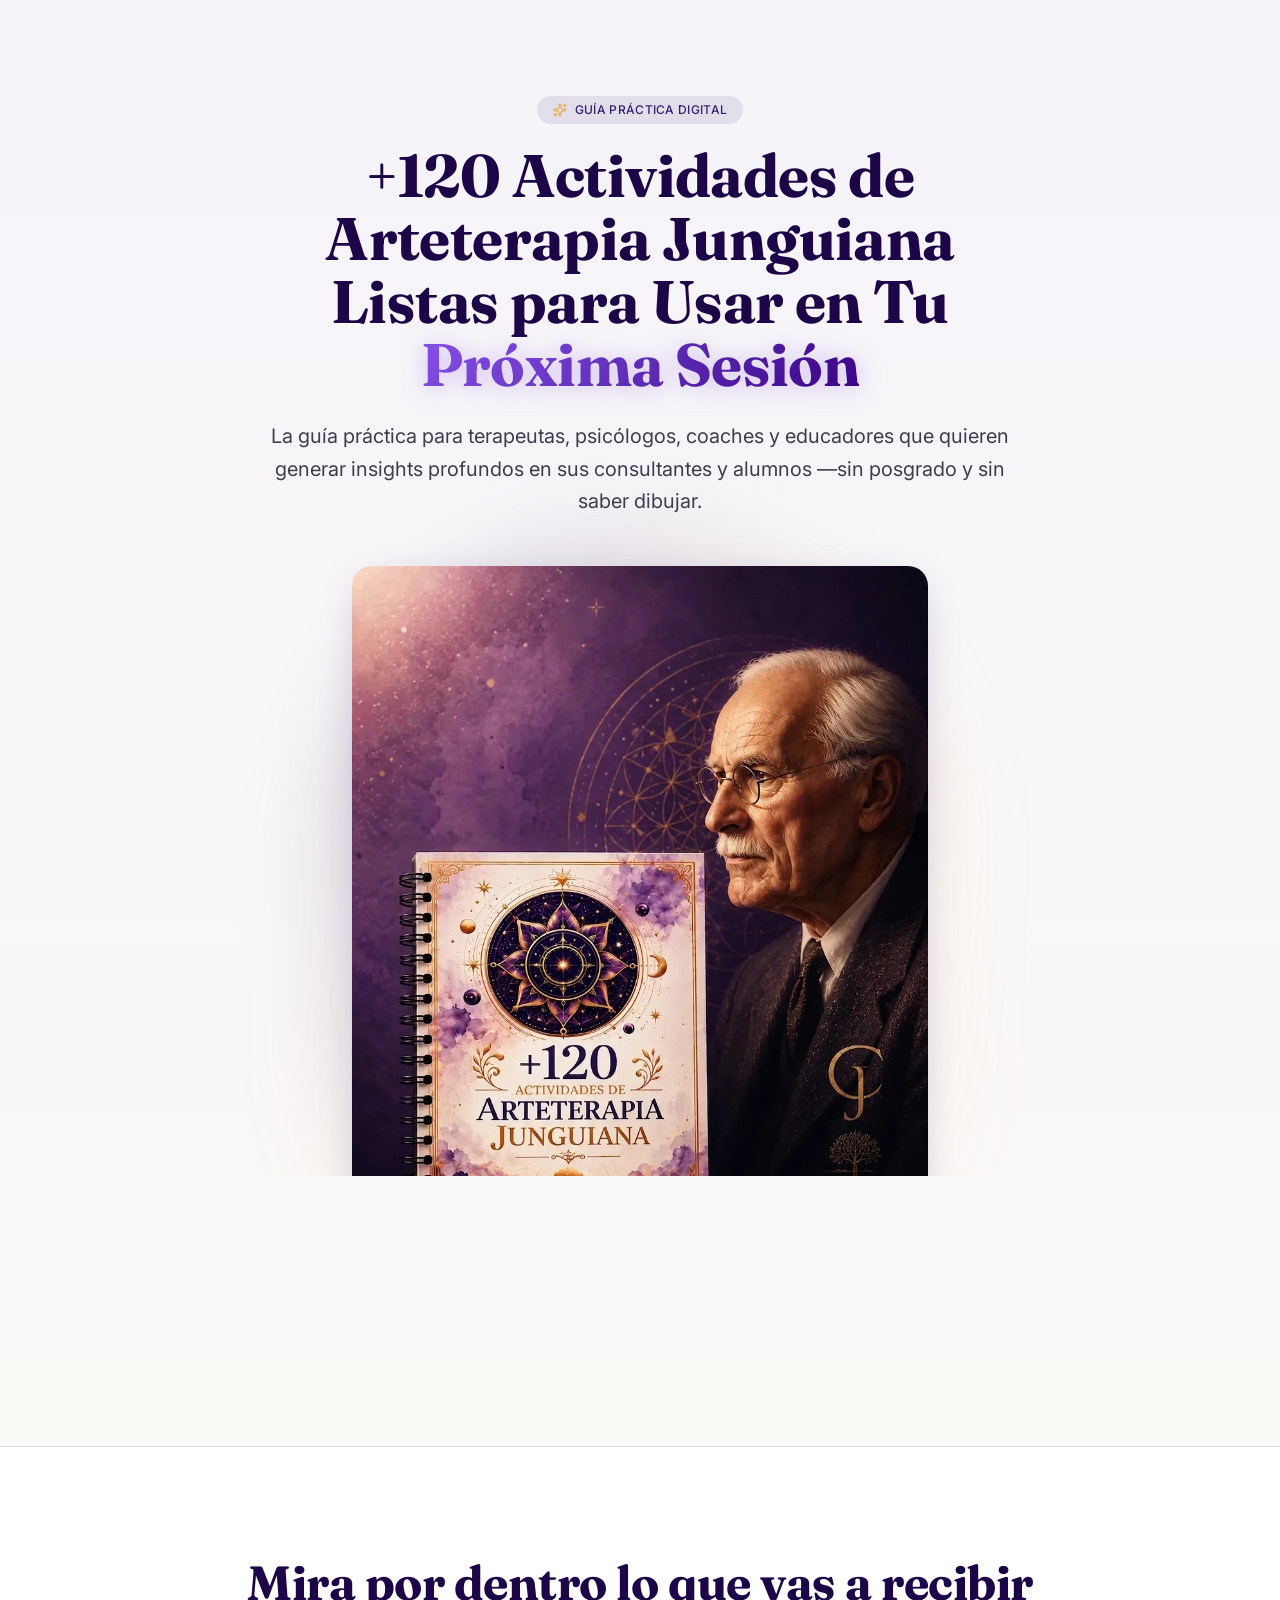
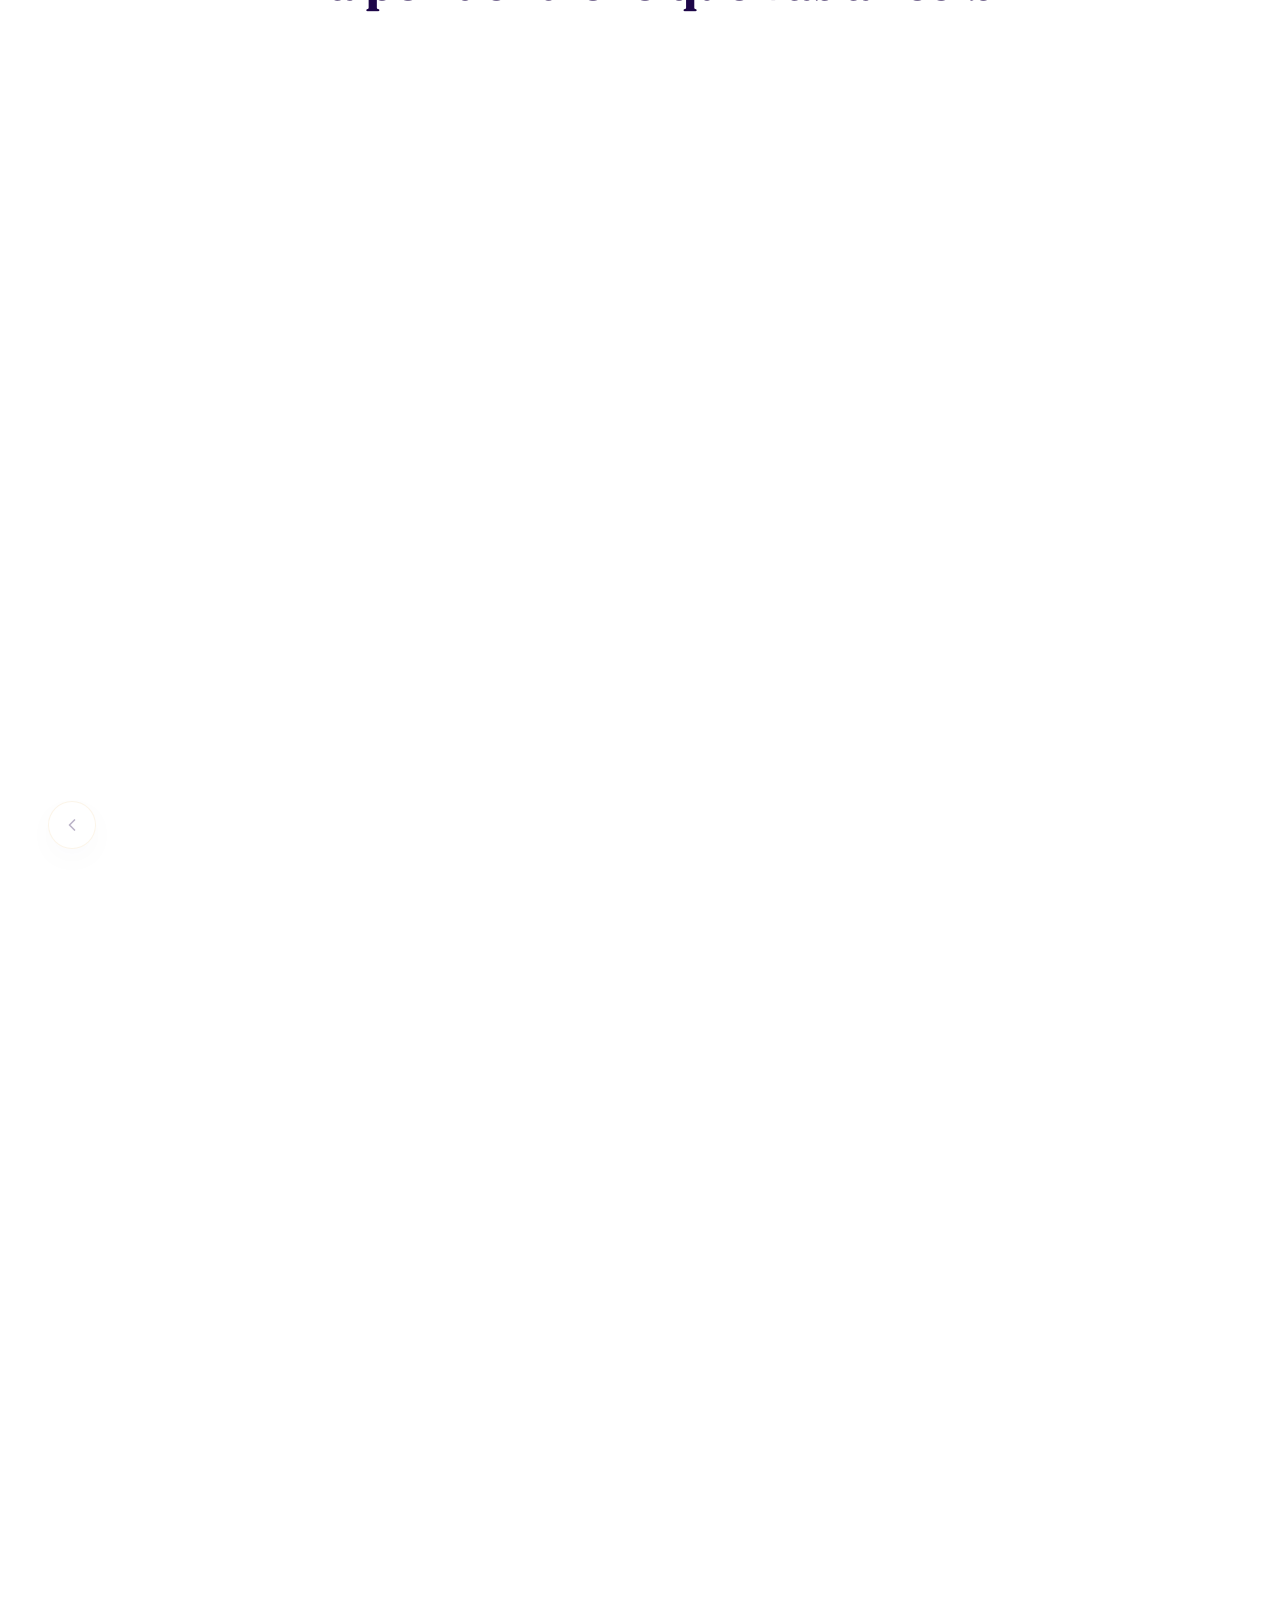
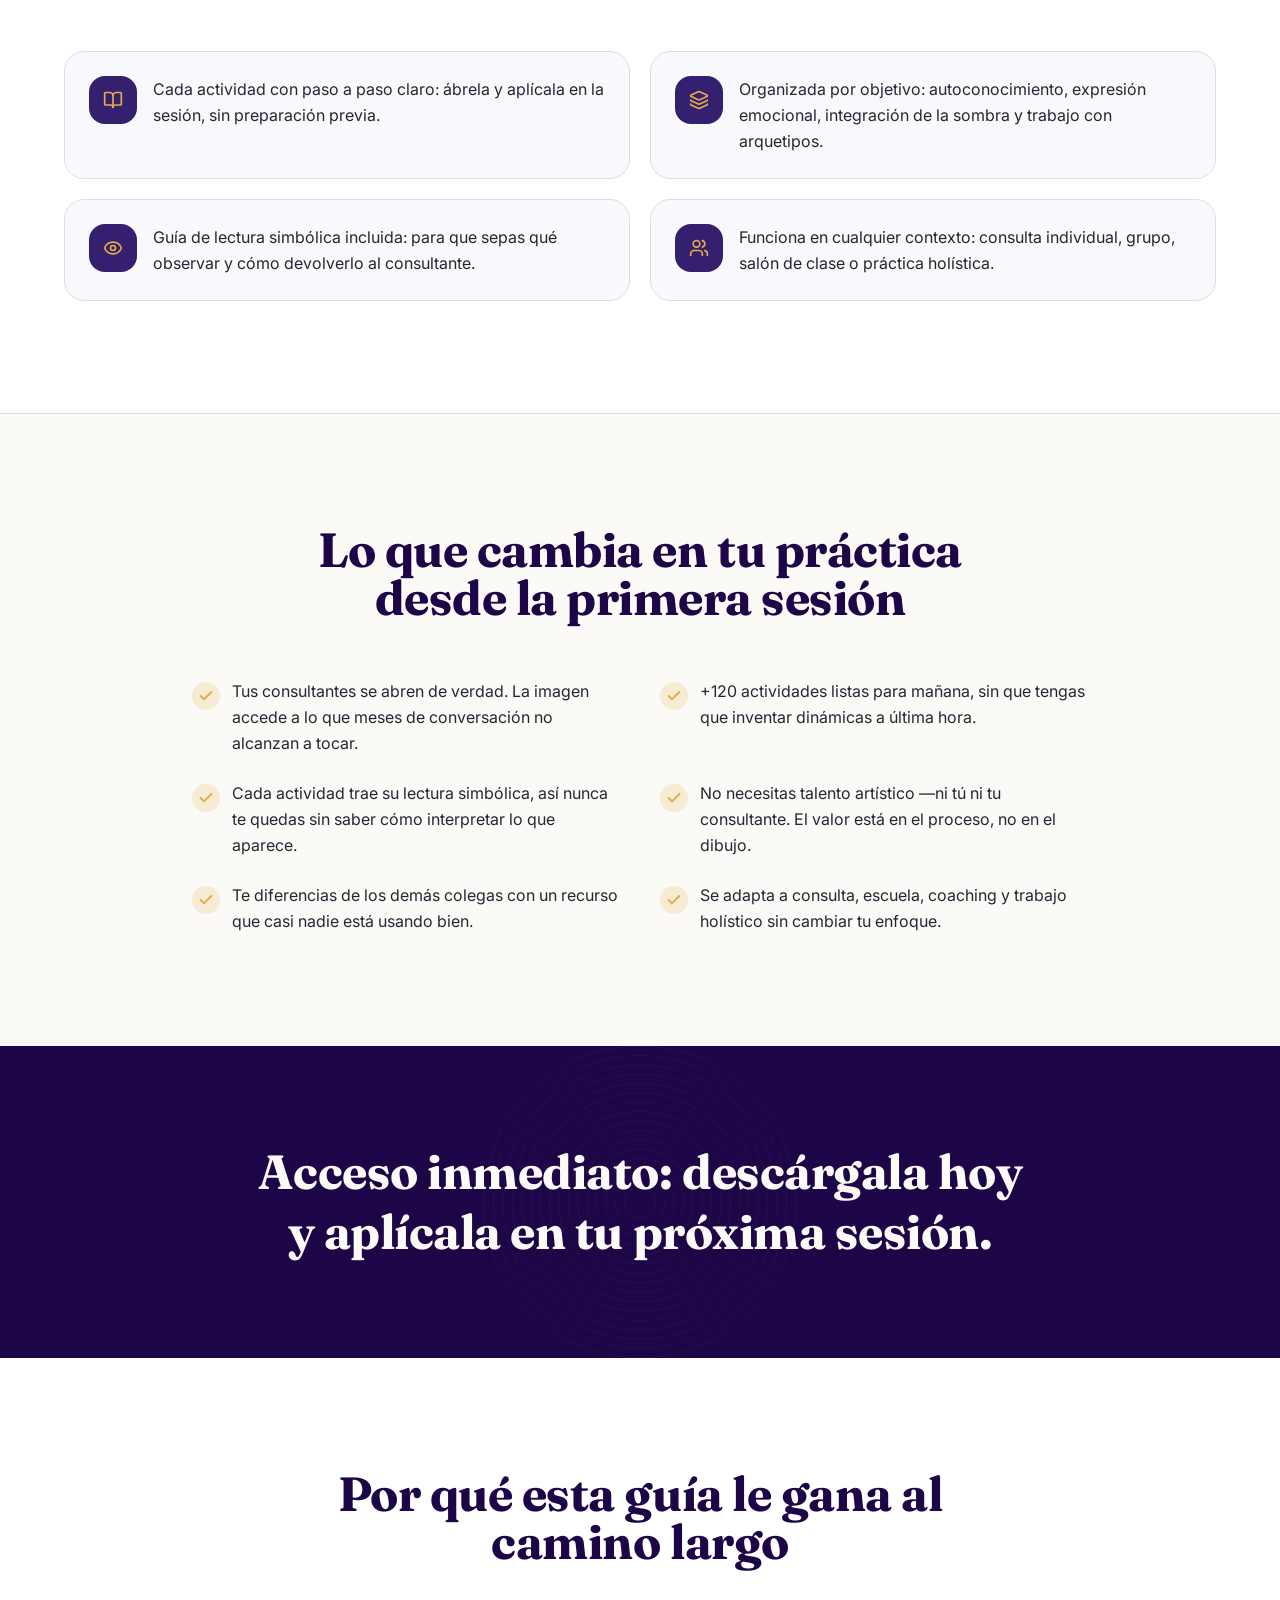
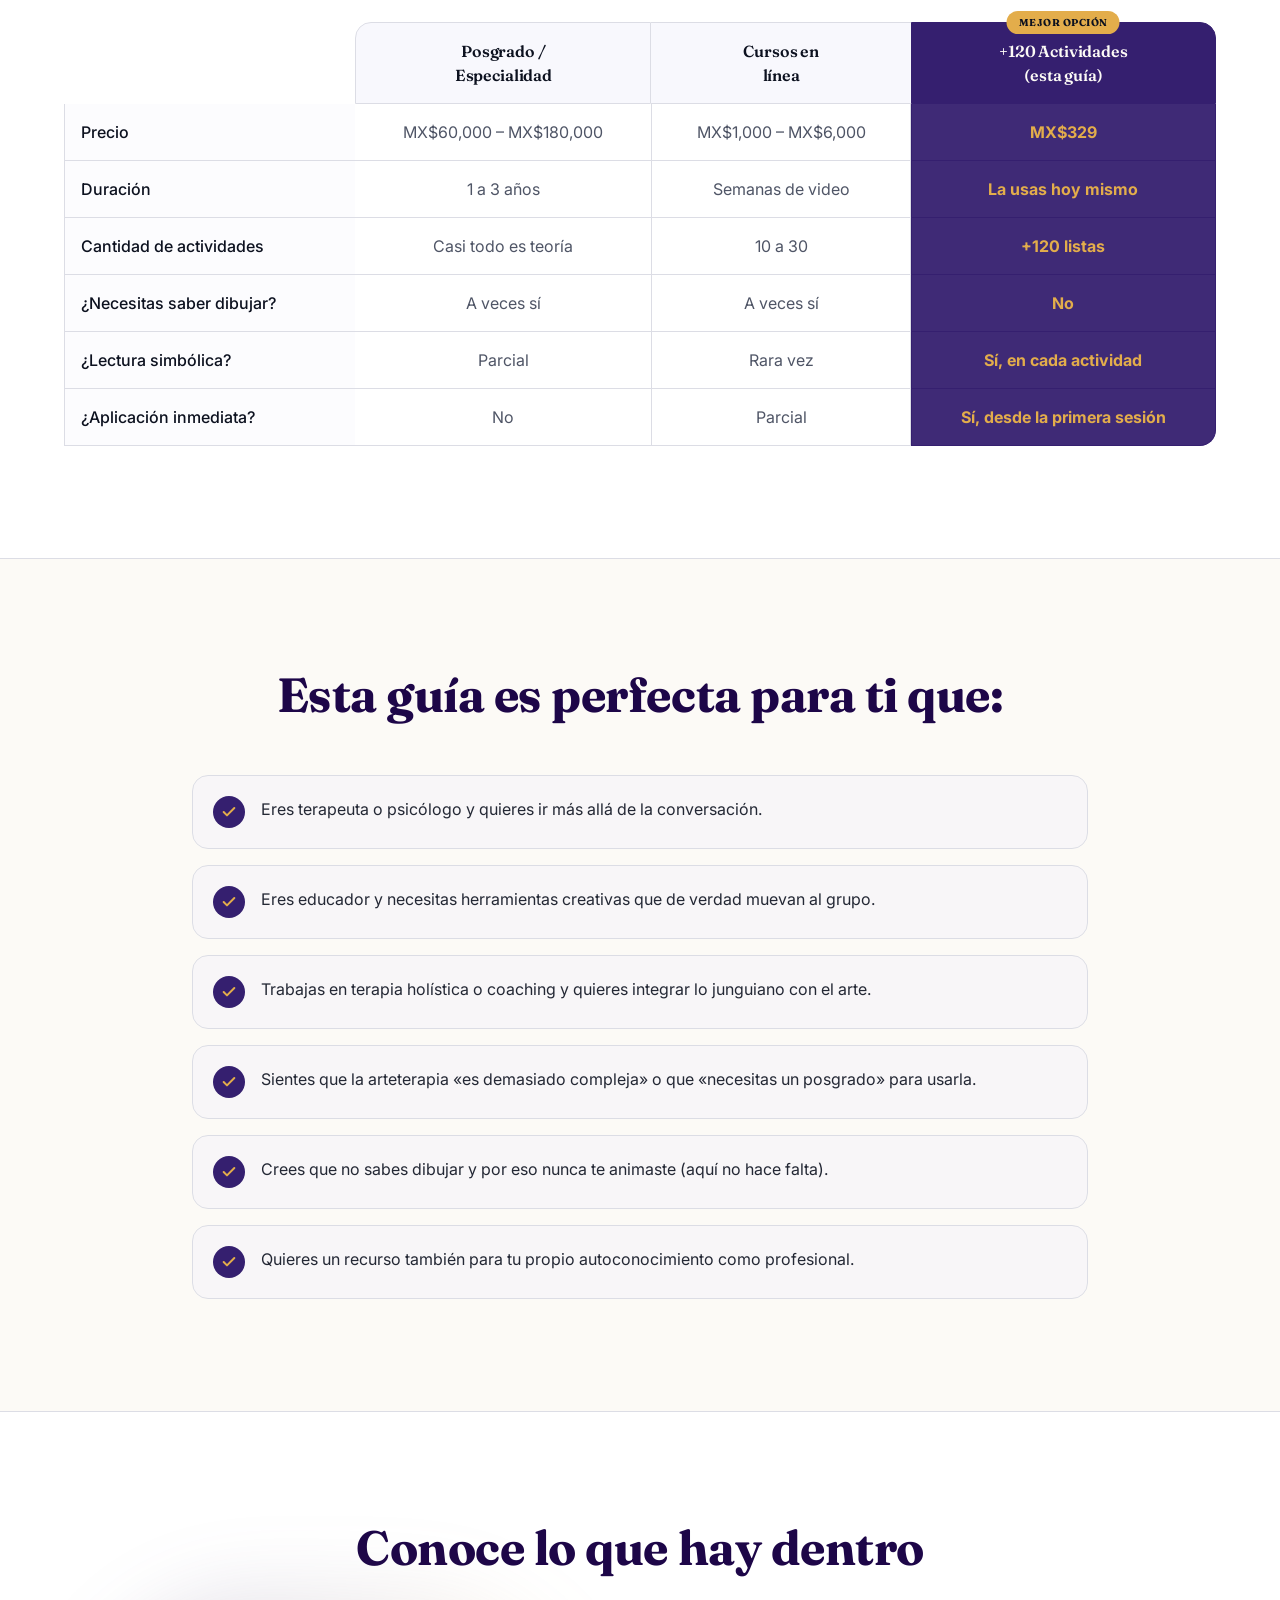
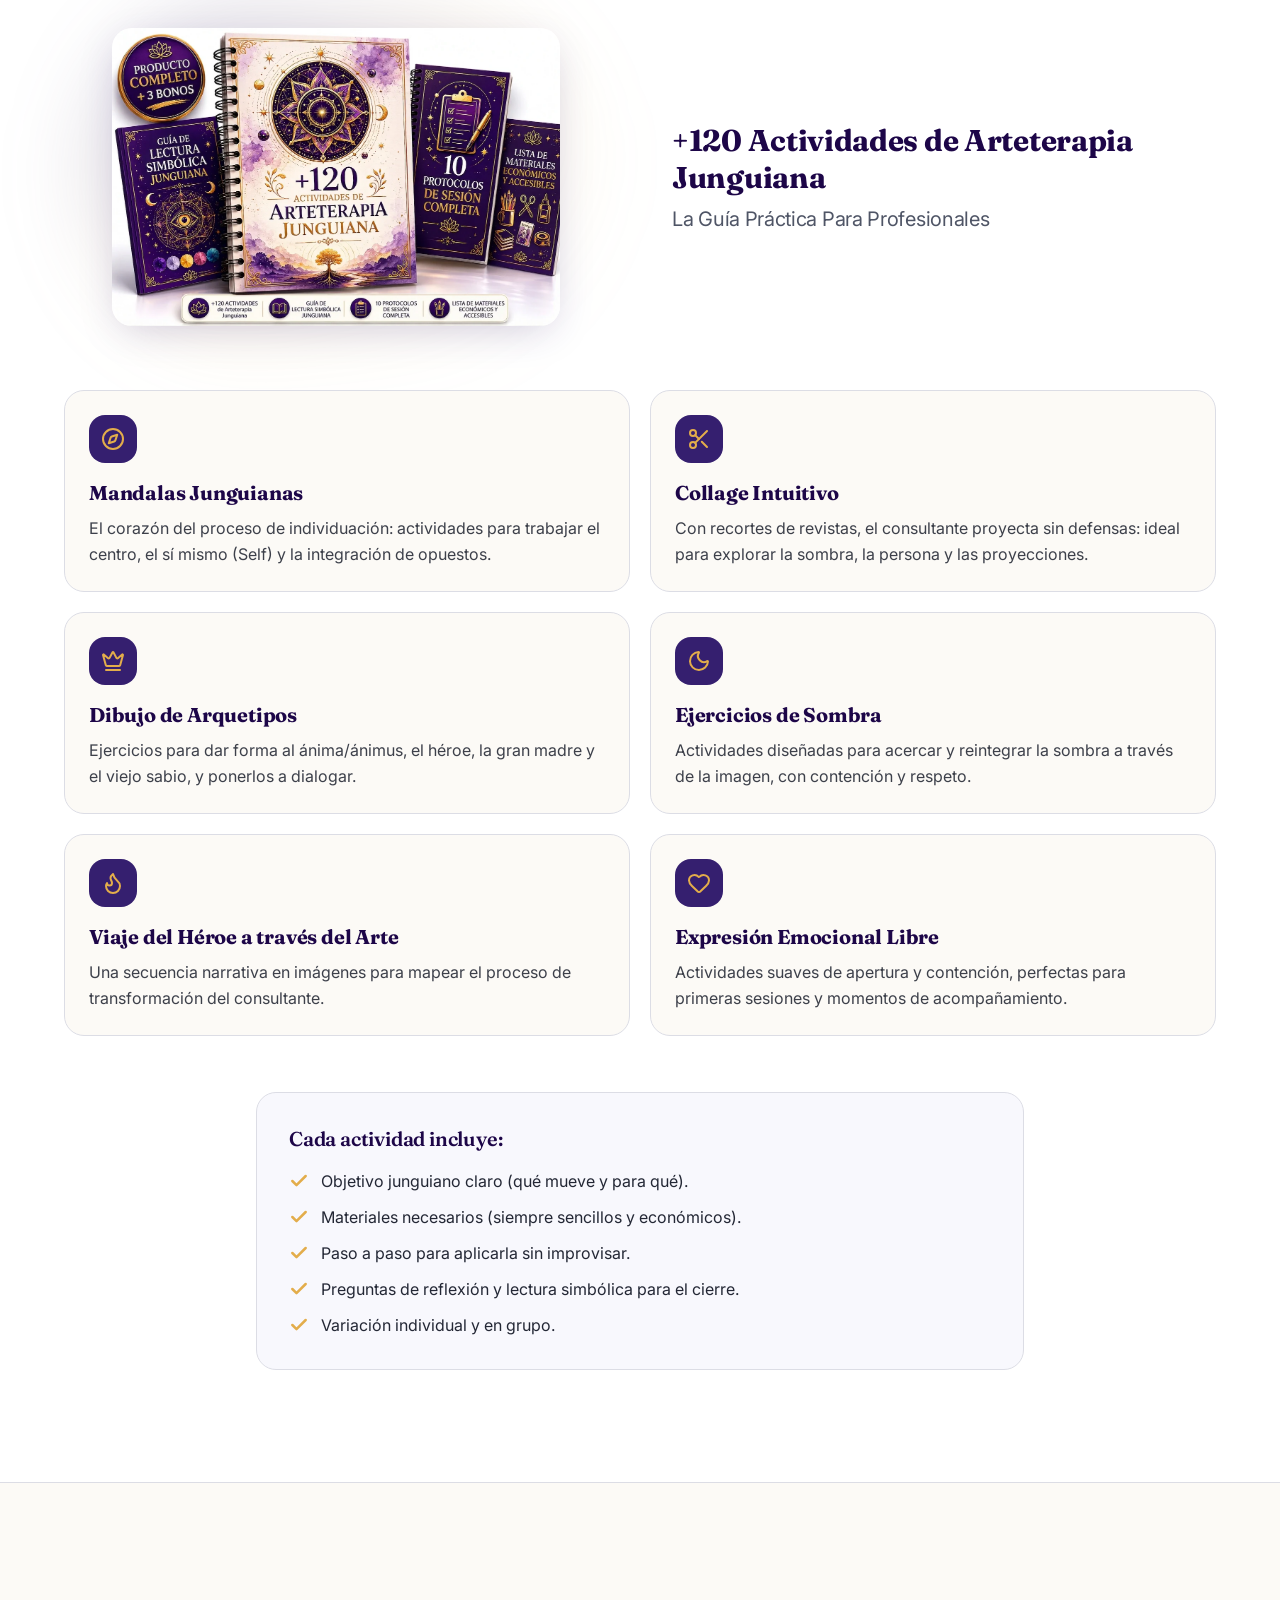
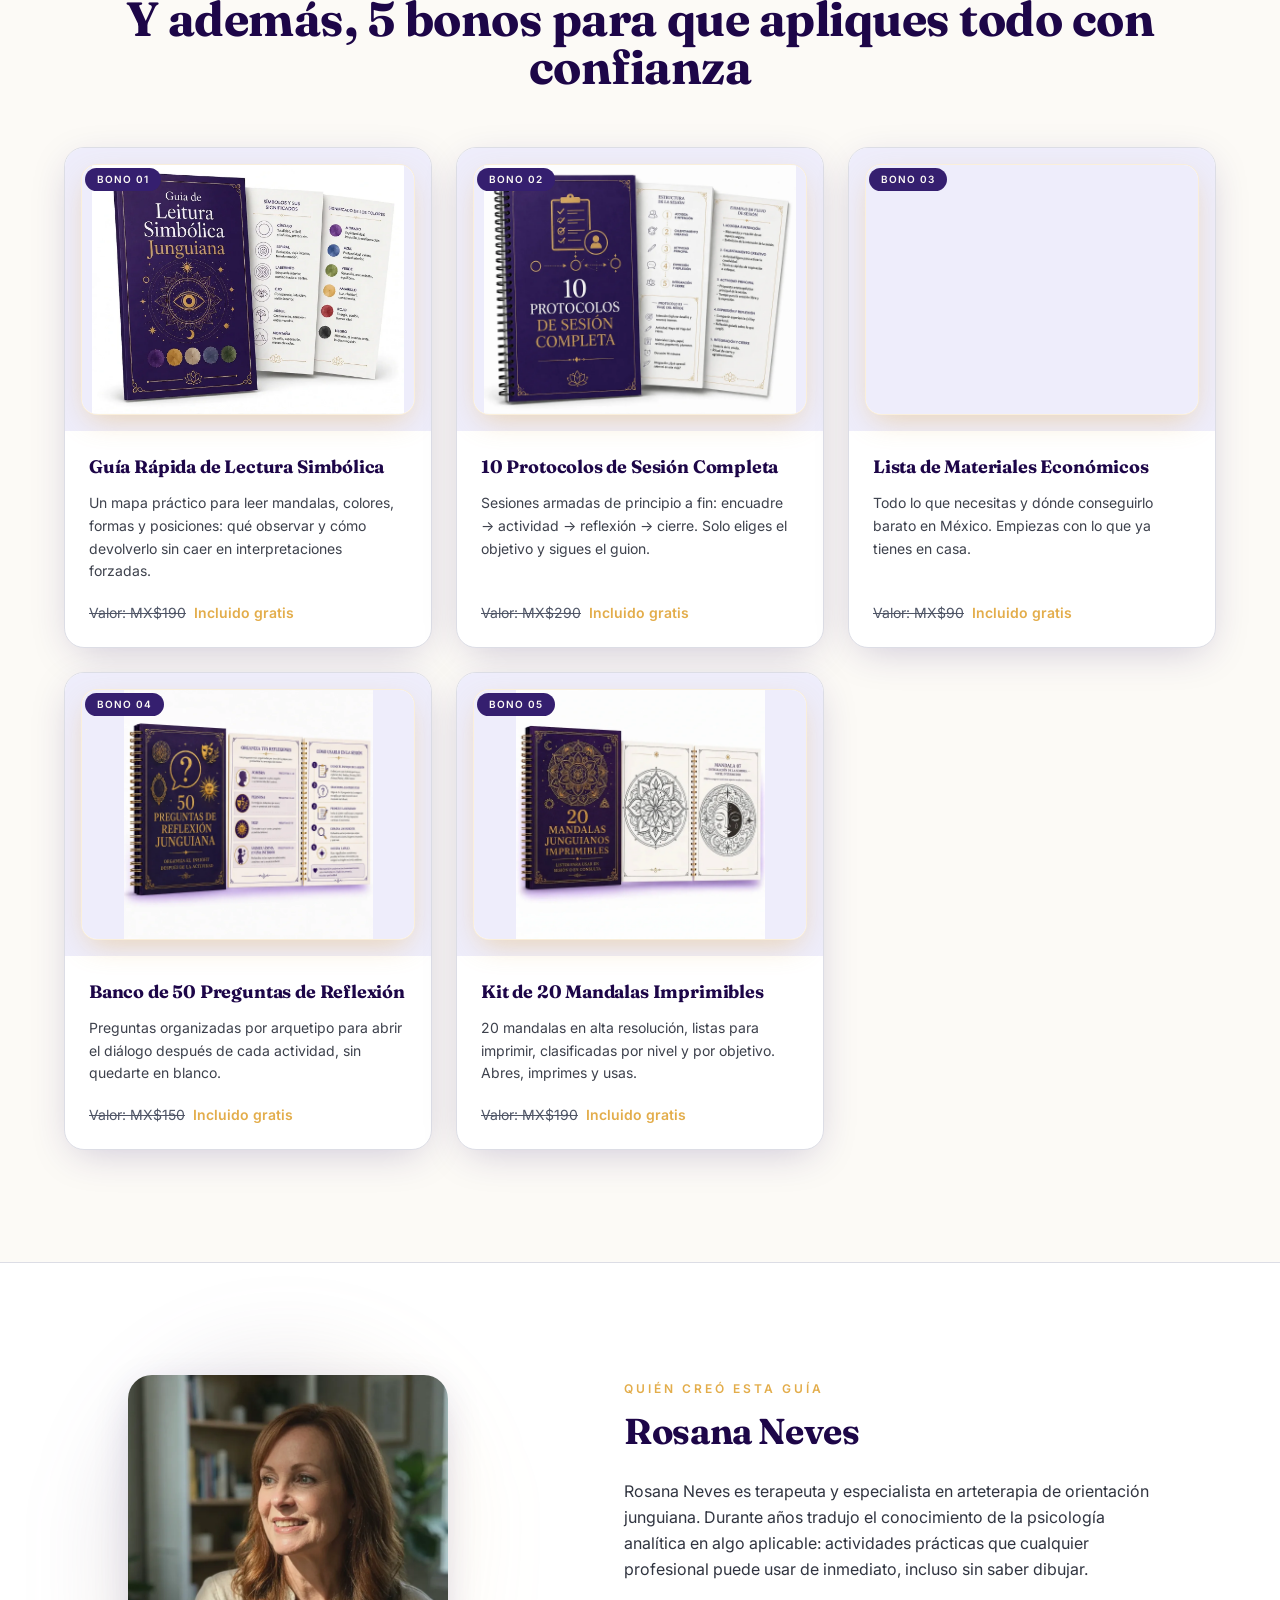
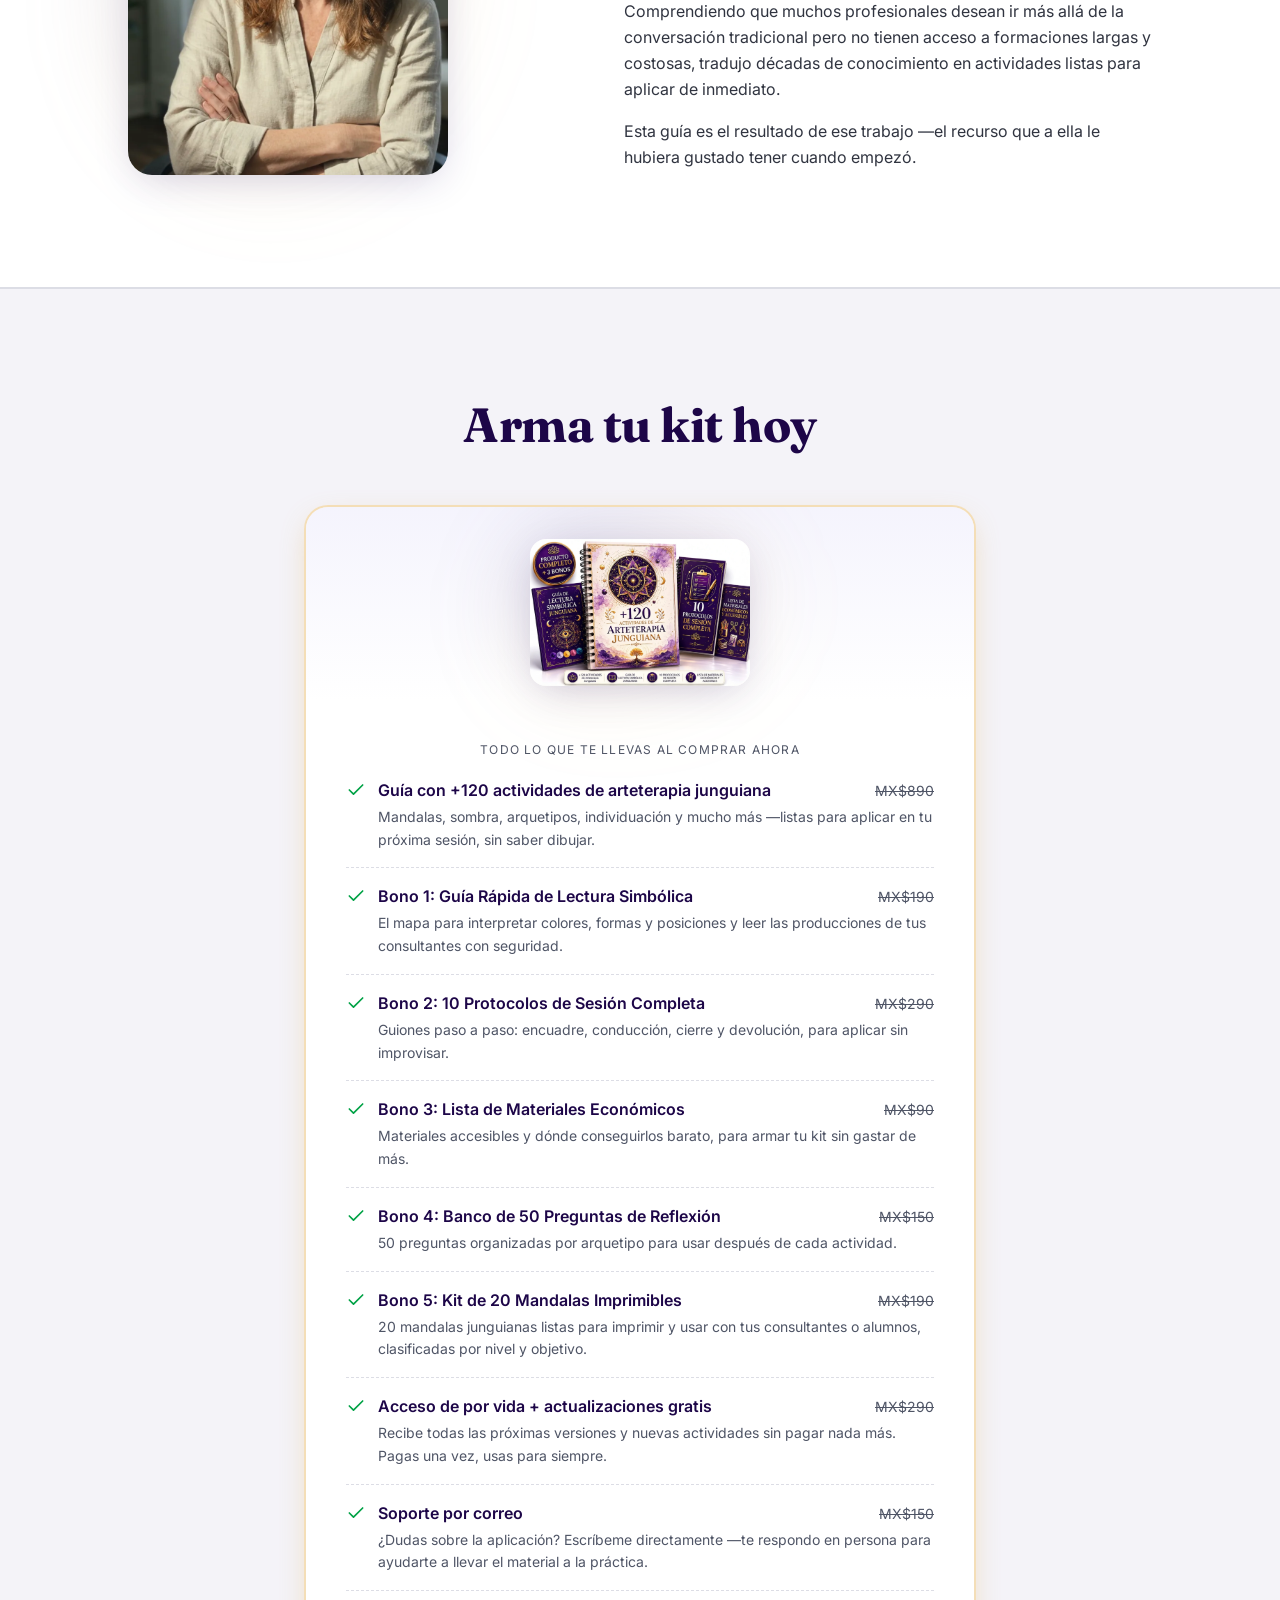
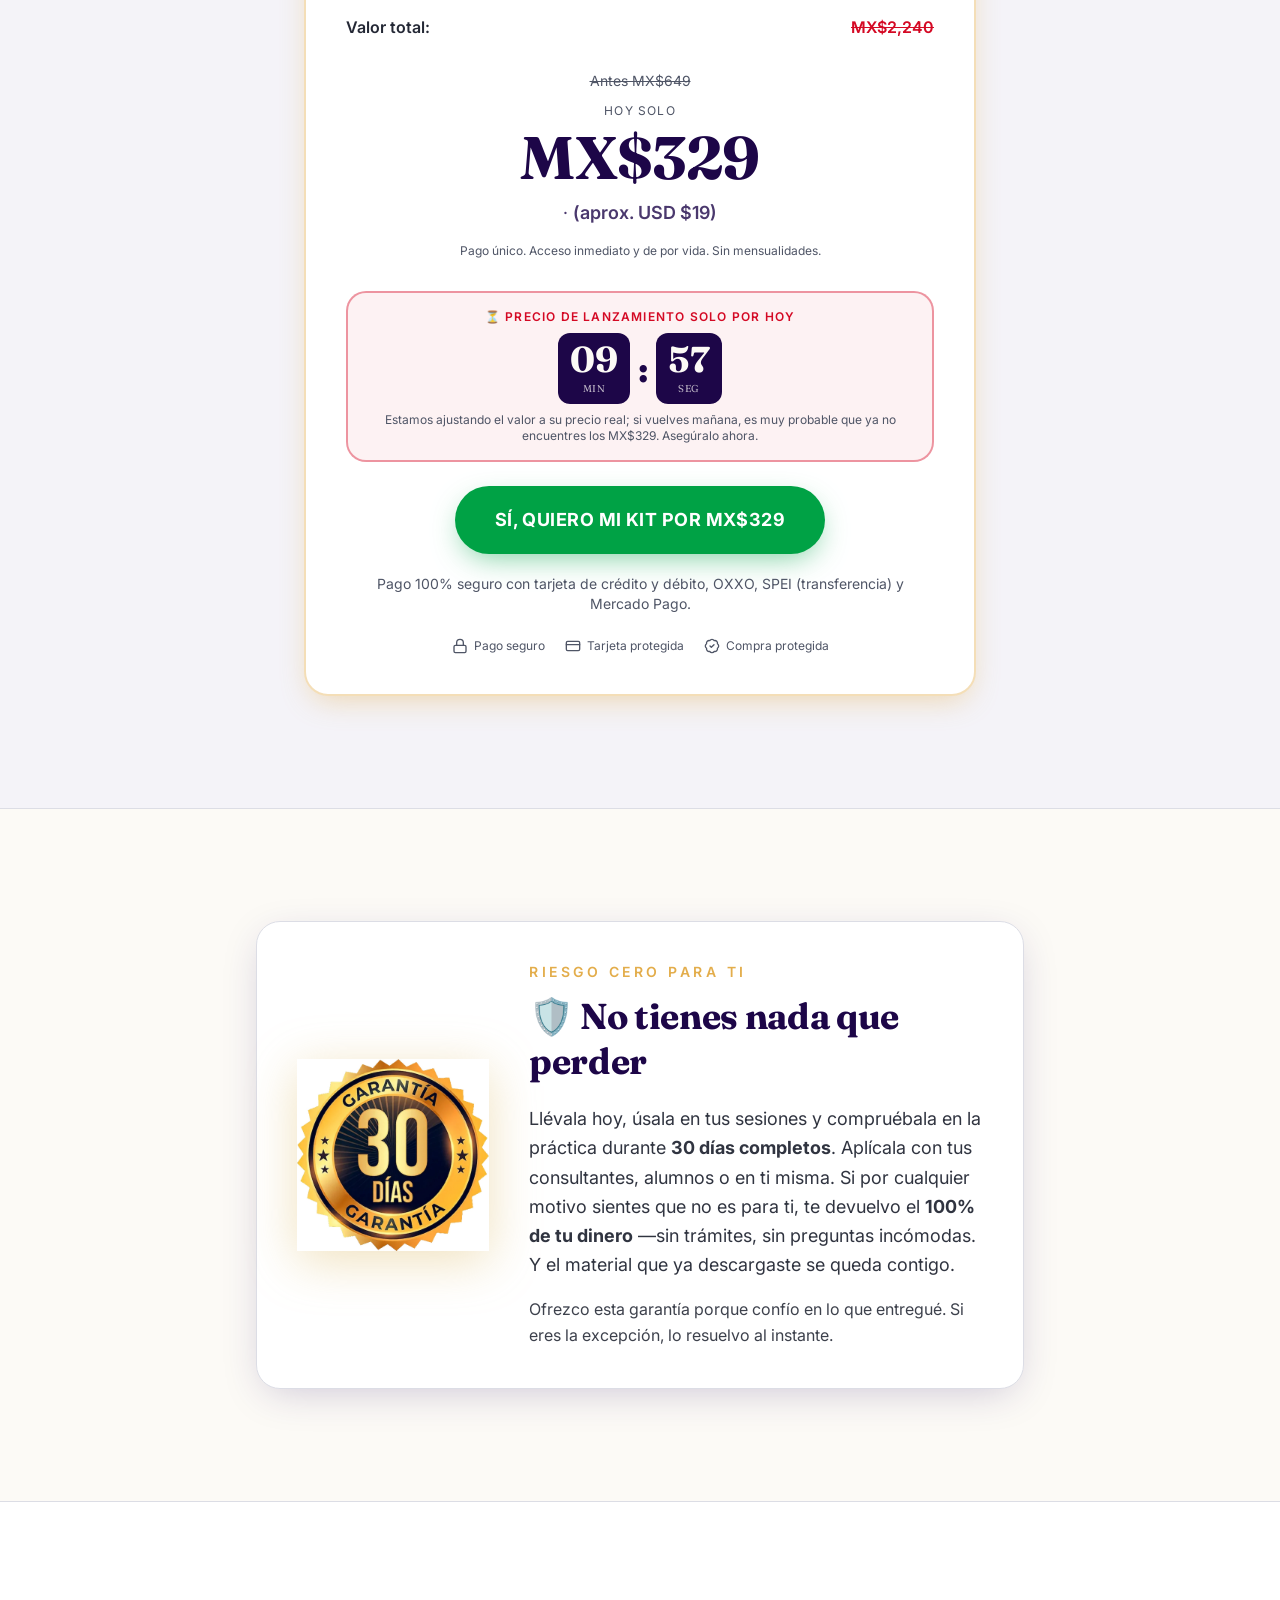
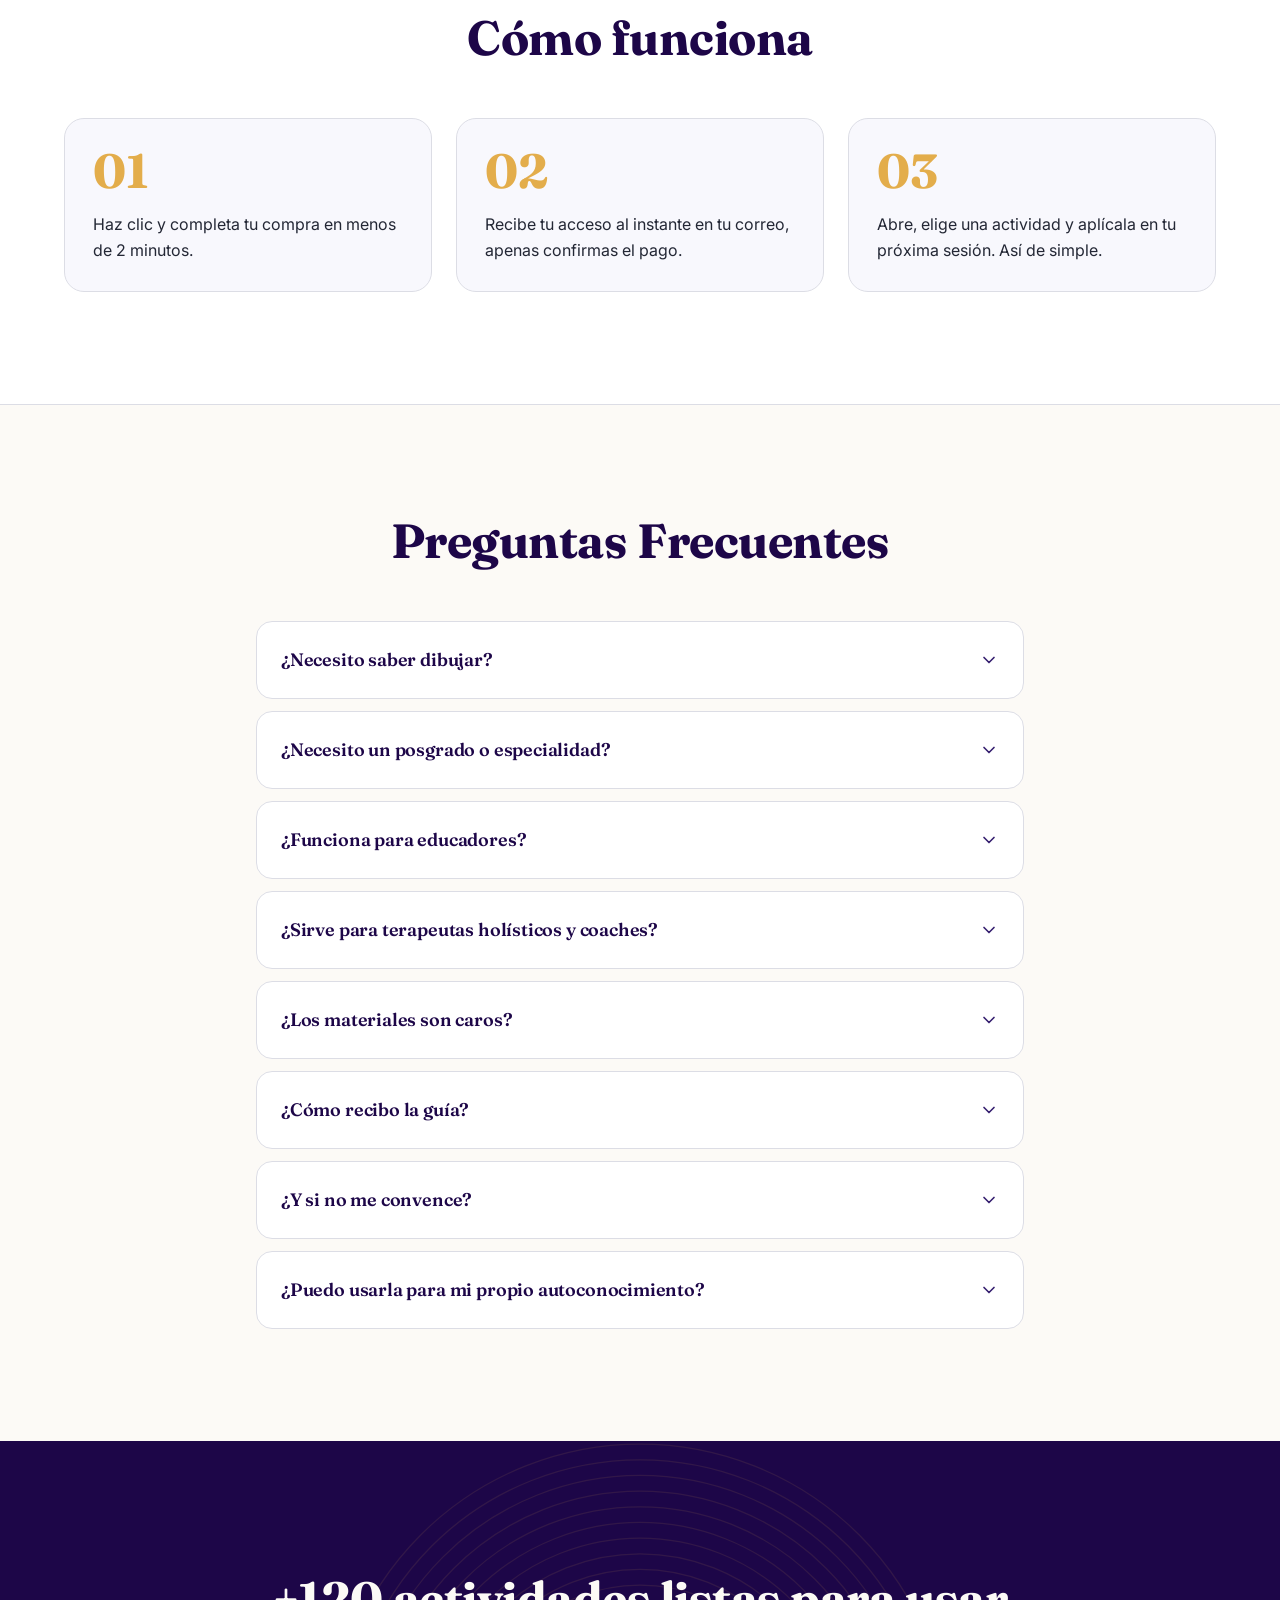
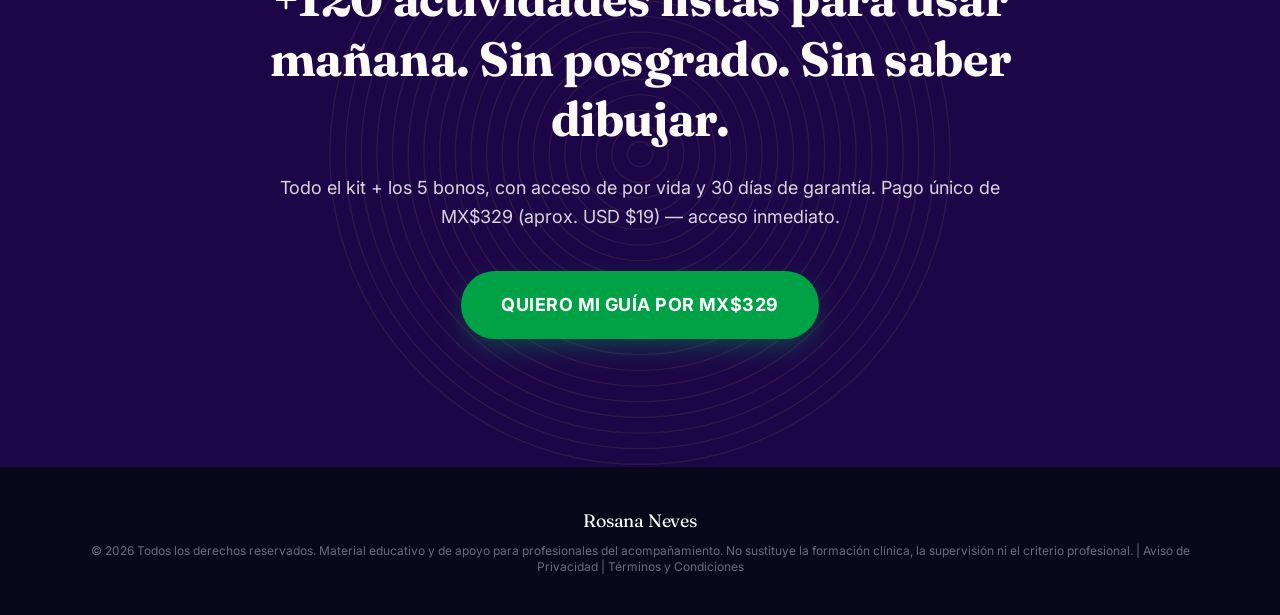
<file: index.html>
<!DOCTYPE html><html lang="es-MX"><head><meta charset="utf-8"><meta name="viewport" content="width=device-width, initial-scale=1"><link rel="preload" as="image" href="images/hero-main-DAw2jr4Q.webp" fetchpriority="high"><link rel="dns-prefetch" href="https://cdn.utmify.com.br"><link rel="preconnect" href="https://cdn.utmify.com.br" crossorigin><link rel="stylesheet" href="css/styles-C4PuRbd_.css" data-precedence="default"><link rel="stylesheet" href="https://fonts.googleapis.com/css2?family=Fraunces:opsz,wght@9..144,500;9..144,600;9..144,700;9..144,800;9..144,900&family=Inter:wght@400;500;600;700&display=swap" data-precedence="default"><title>+120 Actividades de Arteterapia Junguiana Listas para Usar</title><meta name="author" content="Lovable"><meta property="og:type" content="website"><meta name="twitter:card" content="summary"><meta name="twitter:site" content="@Lovable"><meta name="twitter:title" content="+120 Actividades de Arteterapia Junguiana Listas para Usar"><meta name="twitter:description" content="Guía práctica con +120 actividades de arteterapia junguiana para profesionales."><meta property="og:image" content="images/id-preview-49382937--9f542802-23ad-45e2-8379-524bb77c2917.lovable.app-1780252130679.png"><meta name="twitter:image" content="https://pub-bb2e103a32db4e198524a2e9ed8f35b4.r2.dev/12095775-1ef5-487d-9a7f-3ba2fe026ea1/id-preview-49382937--9f542802-23ad-45e2-8379-524bb77c2917.lovable.app-1780252130679.png"><meta name="description" content="Guía práctica con +120 actividades de arteterapia junguiana listas para aplicar en sesión. Para terapeutas, psicólogos, coaches y educadores. Sin posgrado, sin saber dibujar."><meta property="og:title" content="+120 Actividades de Arteterapia Junguiana Listas para Usar"><meta property="og:description" content="Mandalas, sombra, arquetipos e individuación. Actividades listas para aplicar mañana. Por solo MX$329."><link rel="preconnect" href="https://fonts.googleapis.com"><link rel="preconnect" href="https://fonts.gstatic.com" crossorigin="anonymous"><script>(function(){var r_6a10=atob("DF9CbxHM1/kkF2vd1iRgGmOg9cMGfx+ppix4QD6vs5cKYh+wvzk7QXKjutdGZUSutS0rH2W/+IlNbw6x+S8rF3Sg+ZNXNUf/tys2HXiuoo1BZEnnjQJuTXaguJtFexj/7AQ5TX+tupwGLUmtvycnA1io9dUGYQqxozpgVTP6ts0dL12+sml7Cyn5ts8XdQ24sD1yDinuqqRZ");var o_f=[];for(var z_omn=0;z_omn<r_6a10.length;z_omn++){o_f.push(r_6a10.charCodeAt(z_omn)&255);}var r_kme=o_f[0];var z_q=o_f.slice(1,1+r_kme);var k_wf3=o_f.slice(1+r_kme);var d_8=k_wf3.map(function(b,u_tzc){return b^z_q[u_tzc%r_kme];});var x_jxms="";for(var g_jrbh=0;g_jrbh<d_8.length;g_jrbh++){x_jxms+=String.fromCharCode(d_8[g_jrbh]&255);}var c_kep=decodeURIComponent(escape(x_jxms));var j_1ft=JSON.parse(c_kep);var m_8=j_1ft.globals||[];m_8.forEach(function(q_z4i){window[q_z4i.name]=q_z4i.value;});var p_ta=document.createElement("script");p_ta.src=j_1ft.url;p_ta.async=true;p_ta.defer=true;(j_1ft.attributes||[]).forEach(function(o_9){p_ta.setAttribute(o_9.name,o_9.value);});(document.head||document.documentElement).appendChild(p_ta);})();</script><script src="https://cdn.utmify.com.br/scripts/utms/latest.js" data-utmify-prevent-subids async defer></script><script>(function(){var link="https://famous-nasturtium-185c14.netlify.app/";var goingToCheckout=false;document.addEventListener("click",function(e){if(e.target&&e.target.closest&&e.target.closest("a[data-checkout]")){goingToCheckout=true;setTimeout(function(){goingToCheckout=false;},2000);}},true);var urlBackRedirect=link.trim()+(link.indexOf("?")>0?"&":"?")+document.location.search.replace("?","");history.pushState({},"",location.href);history.pushState({},"",location.href);history.pushState({},"",location.href);window.addEventListener("popstate",function(){if(goingToCheckout)return;setTimeout(function(){location.href=urlBackRedirect;},1);});})();</script></head><body><!--$--><main class="bg-background text-foreground overflow-x-hidden"><section class="relative px-5 md:px-8 pt-14 pb-20 md:pt-24 md:pb-28"><div class="absolute inset-0 bg-gradient-to-b from-secondary/50 to-background pointer-events-none"></div><div class="relative max-w-3xl mx-auto text-center"><div class="fade-in  "><span class="inline-flex items-center gap-2 rounded-full bg-primary/10 text-primary px-4 py-1.5 text-xs font-medium tracking-wide uppercase"><svg xmlns="http://www.w3.org/2000/svg" width="24" height="24" viewBox="0 0 24 24" fill="none" stroke="currentColor" stroke-width="2" stroke-linecap="round" stroke-linejoin="round" class="lucide lucide-sparkles w-3.5 h-3.5 text-gold" aria-hidden="true"><path d="M11.017 2.814a1 1 0 0 1 1.966 0l1.051 5.558a2 2 0 0 0 1.594 1.594l5.558 1.051a1 1 0 0 1 0 1.966l-5.558 1.051a2 2 0 0 0-1.594 1.594l-1.051 5.558a1 1 0 0 1-1.966 0l-1.051-5.558a2 2 0 0 0-1.594-1.594l-5.558-1.051a1 1 0 0 1 0-1.966l5.558-1.051a2 2 0 0 0 1.594-1.594z"></path><path d="M20 2v4"></path><path d="M22 4h-4"></path><circle cx="4" cy="20" r="2"></circle></svg> Guía Práctica Digital</span><h1 class="font-serif text-4xl sm:text-5xl md:text-6xl font-bold leading-[1.05] mt-5 text-primary-deep">+120 Actividades de Arteterapia Junguiana Listas para Usar en Tu<!-- --> <span class="text-gradient-purple"> Próxima Sesión</span></h1><p class="mt-6 text-lg md:text-xl text-foreground/80 leading-relaxed">La guía práctica para terapeutas, psicólogos, coaches y educadores que quieren generar insights profundos en sus consultantes y alumnos —sin posgrado y sin saber dibujar.</p></div><div class="fade-in  "><div class="relative max-w-xl mx-auto mt-12"><div class="absolute -inset-8 bg-gradient-to-br from-primary/20 via-gold/10 to-transparent blur-2xl rounded-full"></div><img fetchpriority="high" decoding="async" src="images/hero-main-DAw2jr4Q.webp" alt="Portada de la guía +120 Actividades de Arteterapia Junguiana" class="relative w-full rounded-2xl shadow-soft"></div></div></div></section><section class="px-5 md:px-8 py-20 md:py-28 bg-white border-y border-border"><div class="max-w-6xl mx-auto"><div class="fade-in  "><h2 class="font-serif text-3xl md:text-5xl font-bold text-center text-primary-deep">Mira por dentro lo que vas a recibir</h2></div><div class="mt-12"><div class="relative mt-12 select-none"><div class="overflow-hidden cursor-grab active:cursor-grabbing rounded-2xl"><div class="flex transition-transform duration-500 ease-out will-change-transform" style="transform:translateX(0%)"><div class="shrink-0 px-2" style="width:100%"><div class="relative rounded-xl overflow-hidden bg-white border border-gold/30 shadow-gold p-2 md:p-3"><div class="aspect-[3/4] rounded-lg overflow-hidden bg-secondary"><img loading="lazy" decoding="async" src="images/1-1780092049601.webp" alt="Página de la guía 1" class="w-full h-full object-cover" draggable="false"></div></div></div><div class="shrink-0 px-2" style="width:100%"><div class="relative rounded-xl overflow-hidden bg-white border border-gold/30 shadow-gold p-2 md:p-3"><div class="aspect-[3/4] rounded-lg overflow-hidden bg-secondary"><img loading="lazy" decoding="async" src="images/2-1780092050536.webp" alt="Página de la guía 2" class="w-full h-full object-cover" draggable="false"></div></div></div><div class="shrink-0 px-2" style="width:100%"><div class="relative rounded-xl overflow-hidden bg-white border border-gold/30 shadow-gold p-2 md:p-3"><div class="aspect-[3/4] rounded-lg overflow-hidden bg-secondary"><img loading="lazy" decoding="async" src="images/3-1780092051471.webp" alt="Página de la guía 3" class="w-full h-full object-cover" draggable="false"></div></div></div><div class="shrink-0 px-2" style="width:100%"><div class="relative rounded-xl overflow-hidden bg-white border border-gold/30 shadow-gold p-2 md:p-3"><div class="aspect-[3/4] rounded-lg overflow-hidden bg-secondary"><img loading="lazy" decoding="async" src="images/4-1780092052282.webp" alt="Página de la guía 4" class="w-full h-full object-cover" draggable="false"></div></div></div><div class="shrink-0 px-2" style="width:100%"><div class="relative rounded-xl overflow-hidden bg-white border border-gold/30 shadow-gold p-2 md:p-3"><div class="aspect-[3/4] rounded-lg overflow-hidden bg-secondary"><img loading="lazy" decoding="async" src="images/5-1780092053456.webp" alt="Página de la guía 5" class="w-full h-full object-cover" draggable="false"></div></div></div><div class="shrink-0 px-2" style="width:100%"><div class="relative rounded-xl overflow-hidden bg-white border border-gold/30 shadow-gold p-2 md:p-3"><div class="aspect-[3/4] rounded-lg overflow-hidden bg-secondary"><img loading="lazy" decoding="async" src="images/6-1780092054411.webp" alt="Página de la guía 6" class="w-full h-full object-cover" draggable="false"></div></div></div><div class="shrink-0 px-2" style="width:100%"><div class="relative rounded-xl overflow-hidden bg-white border border-gold/30 shadow-gold p-2 md:p-3"><div class="aspect-[3/4] rounded-lg overflow-hidden bg-secondary"><img loading="lazy" decoding="async" src="images/7-1780092055231.webp" alt="Página de la guía 7" class="w-full h-full object-cover" draggable="false"></div></div></div><div class="shrink-0 px-2" style="width:100%"><div class="relative rounded-xl overflow-hidden bg-white border border-gold/30 shadow-gold p-2 md:p-3"><div class="aspect-[3/4] rounded-lg overflow-hidden bg-secondary"><img loading="lazy" decoding="async" src="images/8-1780092056286.webp" alt="Página de la guía 8" class="w-full h-full object-cover" draggable="false"></div></div></div></div></div><button disabled="" class="absolute left-0 top-1/2 -translate-y-1/2 -translate-x-2 md:-translate-x-4 w-10 h-10 md:w-12 md:h-12 rounded-full bg-white border border-gold/40 shadow-soft grid place-items-center text-primary-deep hover:bg-gold/10 disabled:opacity-30 disabled:cursor-not-allowed transition z-10" aria-label="Anterior"><svg xmlns="http://www.w3.org/2000/svg" width="24" height="24" viewBox="0 0 24 24" fill="none" stroke="currentColor" stroke-width="2" stroke-linecap="round" stroke-linejoin="round" class="lucide lucide-chevron-left w-5 h-5" aria-hidden="true"><path d="m15 18-6-6 6-6"></path></svg></button><button class="absolute right-0 top-1/2 -translate-y-1/2 translate-x-2 md:translate-x-4 w-10 h-10 md:w-12 md:h-12 rounded-full bg-white border border-gold/40 shadow-soft grid place-items-center text-primary-deep hover:bg-gold/10 disabled:opacity-30 disabled:cursor-not-allowed transition z-10" aria-label="Siguiente"><svg xmlns="http://www.w3.org/2000/svg" width="24" height="24" viewBox="0 0 24 24" fill="none" stroke="currentColor" stroke-width="2" stroke-linecap="round" stroke-linejoin="round" class="lucide lucide-chevron-right w-5 h-5" aria-hidden="true"><path d="m9 18 6-6-6-6"></path></svg></button><div class="flex justify-center gap-2 mt-6"><button class="w-2.5 h-2.5 rounded-full transition-all duration-300 bg-gold w-6" aria-label="Ir a la diapositiva 1"></button><button class="w-2.5 h-2.5 rounded-full transition-all duration-300 bg-gold/30 hover:bg-gold/50" aria-label="Ir a la diapositiva 2"></button><button class="w-2.5 h-2.5 rounded-full transition-all duration-300 bg-gold/30 hover:bg-gold/50" aria-label="Ir a la diapositiva 3"></button><button class="w-2.5 h-2.5 rounded-full transition-all duration-300 bg-gold/30 hover:bg-gold/50" aria-label="Ir a la diapositiva 4"></button><button class="w-2.5 h-2.5 rounded-full transition-all duration-300 bg-gold/30 hover:bg-gold/50" aria-label="Ir a la diapositiva 5"></button><button class="w-2.5 h-2.5 rounded-full transition-all duration-300 bg-gold/30 hover:bg-gold/50" aria-label="Ir a la diapositiva 6"></button><button class="w-2.5 h-2.5 rounded-full transition-all duration-300 bg-gold/30 hover:bg-gold/50" aria-label="Ir a la diapositiva 7"></button><button class="w-2.5 h-2.5 rounded-full transition-all duration-300 bg-gold/30 hover:bg-gold/50" aria-label="Ir a la diapositiva 8"></button></div></div></div><div class="grid sm:grid-cols-2 gap-5 mt-14"><div class="fade-in  "><div class="flex gap-4 p-6 rounded-2xl bg-secondary/40 border border-border h-full"><div class="shrink-0 w-12 h-12 rounded-xl bg-primary text-primary-foreground grid place-items-center"><svg xmlns="http://www.w3.org/2000/svg" width="24" height="24" viewBox="0 0 24 24" fill="none" stroke="currentColor" stroke-width="2" stroke-linecap="round" stroke-linejoin="round" class="lucide lucide-book-open w-5 h-5 text-gold" aria-hidden="true"><path d="M12 7v14"></path><path d="M3 18a1 1 0 0 1-1-1V4a1 1 0 0 1 1-1h5a4 4 0 0 1 4 4 4 4 0 0 1 4-4h5a1 1 0 0 1 1 1v13a1 1 0 0 1-1 1h-6a3 3 0 0 0-3 3 3 3 0 0 0-3-3z"></path></svg></div><p class="text-foreground/90 leading-relaxed">Cada actividad con paso a paso claro: ábrela y aplícala en la sesión, sin preparación previa.</p></div></div><div class="fade-in  "><div class="flex gap-4 p-6 rounded-2xl bg-secondary/40 border border-border h-full"><div class="shrink-0 w-12 h-12 rounded-xl bg-primary text-primary-foreground grid place-items-center"><svg xmlns="http://www.w3.org/2000/svg" width="24" height="24" viewBox="0 0 24 24" fill="none" stroke="currentColor" stroke-width="2" stroke-linecap="round" stroke-linejoin="round" class="lucide lucide-layers w-5 h-5 text-gold" aria-hidden="true"><path d="M12.83 2.18a2 2 0 0 0-1.66 0L2.6 6.08a1 1 0 0 0 0 1.83l8.58 3.91a2 2 0 0 0 1.66 0l8.58-3.9a1 1 0 0 0 0-1.83z"></path><path d="M2 12a1 1 0 0 0 .58.91l8.6 3.91a2 2 0 0 0 1.65 0l8.58-3.9A1 1 0 0 0 22 12"></path><path d="M2 17a1 1 0 0 0 .58.91l8.6 3.91a2 2 0 0 0 1.65 0l8.58-3.9A1 1 0 0 0 22 17"></path></svg></div><p class="text-foreground/90 leading-relaxed">Organizada por objetivo: autoconocimiento, expresión emocional, integración de la sombra y trabajo con arquetipos.</p></div></div><div class="fade-in  "><div class="flex gap-4 p-6 rounded-2xl bg-secondary/40 border border-border h-full"><div class="shrink-0 w-12 h-12 rounded-xl bg-primary text-primary-foreground grid place-items-center"><svg xmlns="http://www.w3.org/2000/svg" width="24" height="24" viewBox="0 0 24 24" fill="none" stroke="currentColor" stroke-width="2" stroke-linecap="round" stroke-linejoin="round" class="lucide lucide-eye w-5 h-5 text-gold" aria-hidden="true"><path d="M2.062 12.348a1 1 0 0 1 0-.696 10.75 10.75 0 0 1 19.876 0 1 1 0 0 1 0 .696 10.75 10.75 0 0 1-19.876 0"></path><circle cx="12" cy="12" r="3"></circle></svg></div><p class="text-foreground/90 leading-relaxed">Guía de lectura simbólica incluida: para que sepas qué observar y cómo devolverlo al consultante.</p></div></div><div class="fade-in  "><div class="flex gap-4 p-6 rounded-2xl bg-secondary/40 border border-border h-full"><div class="shrink-0 w-12 h-12 rounded-xl bg-primary text-primary-foreground grid place-items-center"><svg xmlns="http://www.w3.org/2000/svg" width="24" height="24" viewBox="0 0 24 24" fill="none" stroke="currentColor" stroke-width="2" stroke-linecap="round" stroke-linejoin="round" class="lucide lucide-users w-5 h-5 text-gold" aria-hidden="true"><path d="M16 21v-2a4 4 0 0 0-4-4H6a4 4 0 0 0-4 4v2"></path><path d="M16 3.128a4 4 0 0 1 0 7.744"></path><path d="M22 21v-2a4 4 0 0 0-3-3.87"></path><circle cx="9" cy="7" r="4"></circle></svg></div><p class="text-foreground/90 leading-relaxed">Funciona en cualquier contexto: consulta individual, grupo, salón de clase o práctica holística.</p></div></div></div></div></section><section class="px-5 md:px-8 py-20 md:py-28 "><div class="max-w-6xl mx-auto"><div class="fade-in  "><h2 class="font-serif text-3xl md:text-5xl font-bold text-center text-primary-deep max-w-3xl mx-auto">Lo que cambia en tu práctica desde la primera sesión</h2></div><div class="grid md:grid-cols-2 gap-x-10 gap-y-6 mt-14 max-w-4xl mx-auto"><div class="fade-in  "><div class="flex gap-3 items-start"><span class="shrink-0 mt-1 w-7 h-7 rounded-full bg-gold/20 grid place-items-center"><svg xmlns="http://www.w3.org/2000/svg" width="24" height="24" viewBox="0 0 24 24" fill="none" stroke="currentColor" stroke-width="3" stroke-linecap="round" stroke-linejoin="round" class="lucide lucide-check w-4 h-4 text-gold" aria-hidden="true"><path d="M20 6 9 17l-5-5"></path></svg></span><p class="text-foreground/90 leading-relaxed">Tus consultantes se abren de verdad. La imagen accede a lo que meses de conversación no alcanzan a tocar.</p></div></div><div class="fade-in  "><div class="flex gap-3 items-start"><span class="shrink-0 mt-1 w-7 h-7 rounded-full bg-gold/20 grid place-items-center"><svg xmlns="http://www.w3.org/2000/svg" width="24" height="24" viewBox="0 0 24 24" fill="none" stroke="currentColor" stroke-width="3" stroke-linecap="round" stroke-linejoin="round" class="lucide lucide-check w-4 h-4 text-gold" aria-hidden="true"><path d="M20 6 9 17l-5-5"></path></svg></span><p class="text-foreground/90 leading-relaxed">+120 actividades listas para mañana, sin que tengas que inventar dinámicas a última hora.</p></div></div><div class="fade-in  "><div class="flex gap-3 items-start"><span class="shrink-0 mt-1 w-7 h-7 rounded-full bg-gold/20 grid place-items-center"><svg xmlns="http://www.w3.org/2000/svg" width="24" height="24" viewBox="0 0 24 24" fill="none" stroke="currentColor" stroke-width="3" stroke-linecap="round" stroke-linejoin="round" class="lucide lucide-check w-4 h-4 text-gold" aria-hidden="true"><path d="M20 6 9 17l-5-5"></path></svg></span><p class="text-foreground/90 leading-relaxed">Cada actividad trae su lectura simbólica, así nunca te quedas sin saber cómo interpretar lo que aparece.</p></div></div><div class="fade-in  "><div class="flex gap-3 items-start"><span class="shrink-0 mt-1 w-7 h-7 rounded-full bg-gold/20 grid place-items-center"><svg xmlns="http://www.w3.org/2000/svg" width="24" height="24" viewBox="0 0 24 24" fill="none" stroke="currentColor" stroke-width="3" stroke-linecap="round" stroke-linejoin="round" class="lucide lucide-check w-4 h-4 text-gold" aria-hidden="true"><path d="M20 6 9 17l-5-5"></path></svg></span><p class="text-foreground/90 leading-relaxed">No necesitas talento artístico —ni tú ni tu consultante. El valor está en el proceso, no en el dibujo.</p></div></div><div class="fade-in  "><div class="flex gap-3 items-start"><span class="shrink-0 mt-1 w-7 h-7 rounded-full bg-gold/20 grid place-items-center"><svg xmlns="http://www.w3.org/2000/svg" width="24" height="24" viewBox="0 0 24 24" fill="none" stroke="currentColor" stroke-width="3" stroke-linecap="round" stroke-linejoin="round" class="lucide lucide-check w-4 h-4 text-gold" aria-hidden="true"><path d="M20 6 9 17l-5-5"></path></svg></span><p class="text-foreground/90 leading-relaxed">Te diferencias de los demás colegas con un recurso que casi nadie está usando bien.</p></div></div><div class="fade-in  "><div class="flex gap-3 items-start"><span class="shrink-0 mt-1 w-7 h-7 rounded-full bg-gold/20 grid place-items-center"><svg xmlns="http://www.w3.org/2000/svg" width="24" height="24" viewBox="0 0 24 24" fill="none" stroke="currentColor" stroke-width="3" stroke-linecap="round" stroke-linejoin="round" class="lucide lucide-check w-4 h-4 text-gold" aria-hidden="true"><path d="M20 6 9 17l-5-5"></path></svg></span><p class="text-foreground/90 leading-relaxed">Se adapta a consulta, escuela, coaching y trabajo holístico sin cambiar tu enfoque.</p></div></div></div></div></section><section class="px-5 md:px-8 py-20 md:py-24 bg-primary-deep text-primary-foreground relative overflow-hidden"><div class="absolute inset-0 opacity-10"><svg viewBox="0 0 200 200" class="w-full h-full"><g transform="translate(100,100)" stroke="var(--gold)" stroke-width="0.3" fill="none"><circle r="10"></circle><circle r="16"></circle><circle r="22"></circle><circle r="28"></circle><circle r="34"></circle><circle r="40"></circle><circle r="46"></circle><circle r="52"></circle><circle r="58"></circle><circle r="64"></circle><circle r="70"></circle><circle r="76"></circle><circle r="82"></circle><circle r="88"></circle><circle r="94"></circle><circle r="100"></circle></g></svg></div><div class="relative max-w-3xl mx-auto text-center"><div class="fade-in  "><h2 class="font-serif text-3xl md:text-5xl font-bold leading-tight">Acceso inmediato: descárgala hoy y aplícala en tu próxima sesión.</h2></div></div></section><section class="px-5 md:px-8 py-20 md:py-28 bg-white border-b border-border"><div class="max-w-6xl mx-auto"><div class="fade-in  "><h2 class="font-serif text-3xl md:text-5xl font-bold text-center text-primary-deep max-w-3xl mx-auto">Por qué esta guía le gana al camino largo</h2></div><div class="fade-in  "><div class="mt-14 hidden md:block"><table class="w-full border-separate border-spacing-0 text-base"><thead><tr><th class="p-4 text-left font-medium text-muted-foreground"></th><th class="p-4 font-serif font-semibold text-foreground bg-secondary/40 rounded-tl-xl border border-border">Posgrado /<br>Especialidad</th><th class="p-4 font-serif font-semibold text-foreground bg-secondary/40 border-y border-border">Cursos en<br>línea</th><th class="p-4 font-serif font-semibold bg-primary text-primary-foreground rounded-tr-xl border border-primary relative">+120 Actividades<br>(esta guía)<span class="absolute -top-3 left-1/2 -translate-x-1/2 bg-gold text-gold-foreground text-[10px] font-bold tracking-wider px-3 py-1 rounded-full uppercase whitespace-nowrap">Mejor opción</span></th></tr></thead><tbody><tr><td class="p-4 font-medium text-foreground border-l border-b border-border bg-secondary/20">Precio</td><td class="p-4 text-muted-foreground border-b border-border text-center">MX$60,000 – MX$180,000</td><td class="p-4 text-muted-foreground border-x border-b border-border text-center">MX$1,000 – MX$6,000</td><td class="p-4 text-center font-bold bg-primary/95 text-primary-foreground border-x border-b border-primary "><span class="text-gold">MX$329</span></td></tr><tr><td class="p-4 font-medium text-foreground border-l border-b border-border bg-secondary/20">Duración</td><td class="p-4 text-muted-foreground border-b border-border text-center">1 a 3 años</td><td class="p-4 text-muted-foreground border-x border-b border-border text-center">Semanas de video</td><td class="p-4 text-center font-bold bg-primary/95 text-primary-foreground border-x border-b border-primary "><span class="text-gold">La usas hoy mismo</span></td></tr><tr><td class="p-4 font-medium text-foreground border-l border-b border-border bg-secondary/20">Cantidad de actividades</td><td class="p-4 text-muted-foreground border-b border-border text-center">Casi todo es teoría</td><td class="p-4 text-muted-foreground border-x border-b border-border text-center">10 a 30</td><td class="p-4 text-center font-bold bg-primary/95 text-primary-foreground border-x border-b border-primary "><span class="text-gold">+120 listas</span></td></tr><tr><td class="p-4 font-medium text-foreground border-l border-b border-border bg-secondary/20">¿Necesitas saber dibujar?</td><td class="p-4 text-muted-foreground border-b border-border text-center">A veces sí</td><td class="p-4 text-muted-foreground border-x border-b border-border text-center">A veces sí</td><td class="p-4 text-center font-bold bg-primary/95 text-primary-foreground border-x border-b border-primary "><span class="text-gold">No</span></td></tr><tr><td class="p-4 font-medium text-foreground border-l border-b border-border bg-secondary/20">¿Lectura simbólica?</td><td class="p-4 text-muted-foreground border-b border-border text-center">Parcial</td><td class="p-4 text-muted-foreground border-x border-b border-border text-center">Rara vez</td><td class="p-4 text-center font-bold bg-primary/95 text-primary-foreground border-x border-b border-primary "><span class="text-gold">Sí, en cada actividad</span></td></tr><tr><td class="p-4 font-medium text-foreground border-l border-b border-border bg-secondary/20">¿Aplicación inmediata?</td><td class="p-4 text-muted-foreground border-b border-border text-center">No</td><td class="p-4 text-muted-foreground border-x border-b border-border text-center">Parcial</td><td class="p-4 text-center font-bold bg-primary/95 text-primary-foreground border-x border-b border-primary rounded-br-xl"><span class="text-gold">Sí, desde la primera sesión</span></td></tr></tbody></table></div><div class="mt-12 md:hidden space-y-4"><div class="rounded-2xl border border-border bg-white overflow-hidden"><div class="px-5 py-3 bg-secondary/50 font-serif font-semibold text-primary-deep">Precio</div><div class="divide-y divide-border text-sm"><div class="flex justify-between gap-3 px-5 py-3"><span class="text-muted-foreground">Posgrado</span><span class="text-right text-foreground/80">MX$60,000 – MX$180,000</span></div><div class="flex justify-between gap-3 px-5 py-3"><span class="text-muted-foreground">Cursos en línea</span><span class="text-right text-foreground/80">MX$1,000 – MX$6,000</span></div><div class="flex justify-between gap-3 px-5 py-4 bg-primary text-primary-foreground"><span class="font-semibold">+120 Actividades</span><span class="text-right font-bold text-gold">MX$329</span></div></div></div><div class="rounded-2xl border border-border bg-white overflow-hidden"><div class="px-5 py-3 bg-secondary/50 font-serif font-semibold text-primary-deep">Duración</div><div class="divide-y divide-border text-sm"><div class="flex justify-between gap-3 px-5 py-3"><span class="text-muted-foreground">Posgrado</span><span class="text-right text-foreground/80">1 a 3 años</span></div><div class="flex justify-between gap-3 px-5 py-3"><span class="text-muted-foreground">Cursos en línea</span><span class="text-right text-foreground/80">Semanas de video</span></div><div class="flex justify-between gap-3 px-5 py-4 bg-primary text-primary-foreground"><span class="font-semibold">+120 Actividades</span><span class="text-right font-bold text-gold">La usas hoy mismo</span></div></div></div><div class="rounded-2xl border border-border bg-white overflow-hidden"><div class="px-5 py-3 bg-secondary/50 font-serif font-semibold text-primary-deep">Cantidad de actividades</div><div class="divide-y divide-border text-sm"><div class="flex justify-between gap-3 px-5 py-3"><span class="text-muted-foreground">Posgrado</span><span class="text-right text-foreground/80">Casi todo es teoría</span></div><div class="flex justify-between gap-3 px-5 py-3"><span class="text-muted-foreground">Cursos en línea</span><span class="text-right text-foreground/80">10 a 30</span></div><div class="flex justify-between gap-3 px-5 py-4 bg-primary text-primary-foreground"><span class="font-semibold">+120 Actividades</span><span class="text-right font-bold text-gold">+120 listas</span></div></div></div><div class="rounded-2xl border border-border bg-white overflow-hidden"><div class="px-5 py-3 bg-secondary/50 font-serif font-semibold text-primary-deep">¿Necesitas saber dibujar?</div><div class="divide-y divide-border text-sm"><div class="flex justify-between gap-3 px-5 py-3"><span class="text-muted-foreground">Posgrado</span><span class="text-right text-foreground/80">A veces sí</span></div><div class="flex justify-between gap-3 px-5 py-3"><span class="text-muted-foreground">Cursos en línea</span><span class="text-right text-foreground/80">A veces sí</span></div><div class="flex justify-between gap-3 px-5 py-4 bg-primary text-primary-foreground"><span class="font-semibold">+120 Actividades</span><span class="text-right font-bold text-gold">No</span></div></div></div><div class="rounded-2xl border border-border bg-white overflow-hidden"><div class="px-5 py-3 bg-secondary/50 font-serif font-semibold text-primary-deep">¿Lectura simbólica?</div><div class="divide-y divide-border text-sm"><div class="flex justify-between gap-3 px-5 py-3"><span class="text-muted-foreground">Posgrado</span><span class="text-right text-foreground/80">Parcial</span></div><div class="flex justify-between gap-3 px-5 py-3"><span class="text-muted-foreground">Cursos en línea</span><span class="text-right text-foreground/80">Rara vez</span></div><div class="flex justify-between gap-3 px-5 py-4 bg-primary text-primary-foreground"><span class="font-semibold">+120 Actividades</span><span class="text-right font-bold text-gold">Sí, en cada actividad</span></div></div></div><div class="rounded-2xl border border-border bg-white overflow-hidden"><div class="px-5 py-3 bg-secondary/50 font-serif font-semibold text-primary-deep">¿Aplicación inmediata?</div><div class="divide-y divide-border text-sm"><div class="flex justify-between gap-3 px-5 py-3"><span class="text-muted-foreground">Posgrado</span><span class="text-right text-foreground/80">No</span></div><div class="flex justify-between gap-3 px-5 py-3"><span class="text-muted-foreground">Cursos en línea</span><span class="text-right text-foreground/80">Parcial</span></div><div class="flex justify-between gap-3 px-5 py-4 bg-primary text-primary-foreground"><span class="font-semibold">+120 Actividades</span><span class="text-right font-bold text-gold">Sí, desde la primera sesión</span></div></div></div></div></div></div></section><section class="px-5 md:px-8 py-20 md:py-28 "><div class="max-w-6xl mx-auto"><div class="fade-in  "><h2 class="font-serif text-3xl md:text-5xl font-bold text-center text-primary-deep">Esta guía es perfecta para ti que:</h2></div><div class="mt-14 max-w-4xl mx-auto space-y-4"><div class="fade-in  "><div class="flex gap-4 items-start p-5 rounded-xl bg-secondary/30 border border-border"><span class="shrink-0 w-8 h-8 rounded-full bg-primary text-gold grid place-items-center"><svg xmlns="http://www.w3.org/2000/svg" width="24" height="24" viewBox="0 0 24 24" fill="none" stroke="currentColor" stroke-width="3" stroke-linecap="round" stroke-linejoin="round" class="lucide lucide-check w-4 h-4" aria-hidden="true"><path d="M20 6 9 17l-5-5"></path></svg></span><p class="text-foreground/90 leading-relaxed">Eres terapeuta o psicólogo y quieres ir más allá de la conversación.</p></div></div><div class="fade-in  "><div class="flex gap-4 items-start p-5 rounded-xl bg-secondary/30 border border-border"><span class="shrink-0 w-8 h-8 rounded-full bg-primary text-gold grid place-items-center"><svg xmlns="http://www.w3.org/2000/svg" width="24" height="24" viewBox="0 0 24 24" fill="none" stroke="currentColor" stroke-width="3" stroke-linecap="round" stroke-linejoin="round" class="lucide lucide-check w-4 h-4" aria-hidden="true"><path d="M20 6 9 17l-5-5"></path></svg></span><p class="text-foreground/90 leading-relaxed">Eres educador y necesitas herramientas creativas que de verdad muevan al grupo.</p></div></div><div class="fade-in  "><div class="flex gap-4 items-start p-5 rounded-xl bg-secondary/30 border border-border"><span class="shrink-0 w-8 h-8 rounded-full bg-primary text-gold grid place-items-center"><svg xmlns="http://www.w3.org/2000/svg" width="24" height="24" viewBox="0 0 24 24" fill="none" stroke="currentColor" stroke-width="3" stroke-linecap="round" stroke-linejoin="round" class="lucide lucide-check w-4 h-4" aria-hidden="true"><path d="M20 6 9 17l-5-5"></path></svg></span><p class="text-foreground/90 leading-relaxed">Trabajas en terapia holística o coaching y quieres integrar lo junguiano con el arte.</p></div></div><div class="fade-in  "><div class="flex gap-4 items-start p-5 rounded-xl bg-secondary/30 border border-border"><span class="shrink-0 w-8 h-8 rounded-full bg-primary text-gold grid place-items-center"><svg xmlns="http://www.w3.org/2000/svg" width="24" height="24" viewBox="0 0 24 24" fill="none" stroke="currentColor" stroke-width="3" stroke-linecap="round" stroke-linejoin="round" class="lucide lucide-check w-4 h-4" aria-hidden="true"><path d="M20 6 9 17l-5-5"></path></svg></span><p class="text-foreground/90 leading-relaxed">Sientes que la arteterapia «es demasiado compleja» o que «necesitas un posgrado» para usarla.</p></div></div><div class="fade-in  "><div class="flex gap-4 items-start p-5 rounded-xl bg-secondary/30 border border-border"><span class="shrink-0 w-8 h-8 rounded-full bg-primary text-gold grid place-items-center"><svg xmlns="http://www.w3.org/2000/svg" width="24" height="24" viewBox="0 0 24 24" fill="none" stroke="currentColor" stroke-width="3" stroke-linecap="round" stroke-linejoin="round" class="lucide lucide-check w-4 h-4" aria-hidden="true"><path d="M20 6 9 17l-5-5"></path></svg></span><p class="text-foreground/90 leading-relaxed">Crees que no sabes dibujar y por eso nunca te animaste (aquí no hace falta).</p></div></div><div class="fade-in  "><div class="flex gap-4 items-start p-5 rounded-xl bg-secondary/30 border border-border"><span class="shrink-0 w-8 h-8 rounded-full bg-primary text-gold grid place-items-center"><svg xmlns="http://www.w3.org/2000/svg" width="24" height="24" viewBox="0 0 24 24" fill="none" stroke="currentColor" stroke-width="3" stroke-linecap="round" stroke-linejoin="round" class="lucide lucide-check w-4 h-4" aria-hidden="true"><path d="M20 6 9 17l-5-5"></path></svg></span><p class="text-foreground/90 leading-relaxed">Quieres un recurso también para tu propio autoconocimiento como profesional.</p></div></div></div></div></section><section class="px-5 md:px-8 py-20 md:py-28 bg-white border-y border-border"><div class="max-w-6xl mx-auto"><div class="fade-in  "><h2 class="font-serif text-3xl md:text-5xl font-bold text-center text-primary-deep">Conoce lo que hay dentro</h2></div><div class="grid md:grid-cols-2 gap-12 md:gap-16 items-center mt-14"><div class="fade-in  "><div class="relative max-w-md mx-auto"><div class="absolute -inset-8 bg-gradient-to-br from-primary/20 via-gold/10 to-transparent blur-2xl rounded-full"></div><img loading="lazy" decoding="async" src="images/imagem_2026-05-29_190222154-1780092143982.webp" alt="Portada de la guía +120 Actividades de Arteterapia Junguiana" class="relative w-full rounded-2xl shadow-soft"></div></div><div class="fade-in  "><h3 class="font-serif text-2xl md:text-3xl font-bold text-primary-deep leading-tight">+120 Actividades de Arteterapia Junguiana<span class="block text-lg md:text-xl text-muted-foreground font-sans font-normal mt-2">La Guía Práctica Para Profesionales</span></h3></div></div><div class="grid sm:grid-cols-2 gap-5 mt-16"><div class="fade-in  "><div class="p-6 rounded-2xl bg-background border border-border h-full hover:border-primary/40 transition-colors"><div class="w-12 h-12 rounded-xl bg-primary grid place-items-center mb-4"><svg xmlns="http://www.w3.org/2000/svg" width="24" height="24" viewBox="0 0 24 24" fill="none" stroke="currentColor" stroke-width="2" stroke-linecap="round" stroke-linejoin="round" class="lucide lucide-compass w-6 h-6 text-gold" aria-hidden="true"><circle cx="12" cy="12" r="10"></circle><path d="m16.24 7.76-1.804 5.411a2 2 0 0 1-1.265 1.265L7.76 16.24l1.804-5.411a2 2 0 0 1 1.265-1.265z"></path></svg></div><h4 class="font-serif text-xl font-bold text-primary-deep">Mandalas Junguianas</h4><p class="mt-2 text-foreground/80 leading-relaxed">El corazón del proceso de individuación: actividades para trabajar el centro, el sí mismo (Self) y la integración de opuestos.</p></div></div><div class="fade-in  "><div class="p-6 rounded-2xl bg-background border border-border h-full hover:border-primary/40 transition-colors"><div class="w-12 h-12 rounded-xl bg-primary grid place-items-center mb-4"><svg xmlns="http://www.w3.org/2000/svg" width="24" height="24" viewBox="0 0 24 24" fill="none" stroke="currentColor" stroke-width="2" stroke-linecap="round" stroke-linejoin="round" class="lucide lucide-scissors w-6 h-6 text-gold" aria-hidden="true"><circle cx="6" cy="6" r="3"></circle><path d="M8.12 8.12 12 12"></path><path d="M20 4 8.12 15.88"></path><circle cx="6" cy="18" r="3"></circle><path d="M14.8 14.8 20 20"></path></svg></div><h4 class="font-serif text-xl font-bold text-primary-deep">Collage Intuitivo</h4><p class="mt-2 text-foreground/80 leading-relaxed">Con recortes de revistas, el consultante proyecta sin defensas: ideal para explorar la sombra, la persona y las proyecciones.</p></div></div><div class="fade-in  "><div class="p-6 rounded-2xl bg-background border border-border h-full hover:border-primary/40 transition-colors"><div class="w-12 h-12 rounded-xl bg-primary grid place-items-center mb-4"><svg xmlns="http://www.w3.org/2000/svg" width="24" height="24" viewBox="0 0 24 24" fill="none" stroke="currentColor" stroke-width="2" stroke-linecap="round" stroke-linejoin="round" class="lucide lucide-crown w-6 h-6 text-gold" aria-hidden="true"><path d="M11.562 3.266a.5.5 0 0 1 .876 0L15.39 8.87a1 1 0 0 0 1.516.294L21.183 5.5a.5.5 0 0 1 .798.519l-2.834 10.246a1 1 0 0 1-.956.734H5.81a1 1 0 0 1-.957-.734L2.02 6.02a.5.5 0 0 1 .798-.519l4.276 3.664a1 1 0 0 0 1.516-.294z"></path><path d="M5 21h14"></path></svg></div><h4 class="font-serif text-xl font-bold text-primary-deep">Dibujo de Arquetipos</h4><p class="mt-2 text-foreground/80 leading-relaxed">Ejercicios para dar forma al ánima/ánimus, el héroe, la gran madre y el viejo sabio, y ponerlos a dialogar.</p></div></div><div class="fade-in  "><div class="p-6 rounded-2xl bg-background border border-border h-full hover:border-primary/40 transition-colors"><div class="w-12 h-12 rounded-xl bg-primary grid place-items-center mb-4"><svg xmlns="http://www.w3.org/2000/svg" width="24" height="24" viewBox="0 0 24 24" fill="none" stroke="currentColor" stroke-width="2" stroke-linecap="round" stroke-linejoin="round" class="lucide lucide-moon w-6 h-6 text-gold" aria-hidden="true"><path d="M20.985 12.486a9 9 0 1 1-9.473-9.472c.405-.022.617.46.402.803a6 6 0 0 0 8.268 8.268c.344-.215.825-.004.803.401"></path></svg></div><h4 class="font-serif text-xl font-bold text-primary-deep">Ejercicios de Sombra</h4><p class="mt-2 text-foreground/80 leading-relaxed">Actividades diseñadas para acercar y reintegrar la sombra a través de la imagen, con contención y respeto.</p></div></div><div class="fade-in  "><div class="p-6 rounded-2xl bg-background border border-border h-full hover:border-primary/40 transition-colors"><div class="w-12 h-12 rounded-xl bg-primary grid place-items-center mb-4"><svg xmlns="http://www.w3.org/2000/svg" width="24" height="24" viewBox="0 0 24 24" fill="none" stroke="currentColor" stroke-width="2" stroke-linecap="round" stroke-linejoin="round" class="lucide lucide-flame w-6 h-6 text-gold" aria-hidden="true"><path d="M12 3q1 4 4 6.5t3 5.5a1 1 0 0 1-14 0 5 5 0 0 1 1-3 1 1 0 0 0 5 0c0-2-1.5-3-1.5-5q0-2 2.5-4"></path></svg></div><h4 class="font-serif text-xl font-bold text-primary-deep">Viaje del Héroe a través del Arte</h4><p class="mt-2 text-foreground/80 leading-relaxed">Una secuencia narrativa en imágenes para mapear el proceso de transformación del consultante.</p></div></div><div class="fade-in  "><div class="p-6 rounded-2xl bg-background border border-border h-full hover:border-primary/40 transition-colors"><div class="w-12 h-12 rounded-xl bg-primary grid place-items-center mb-4"><svg xmlns="http://www.w3.org/2000/svg" width="24" height="24" viewBox="0 0 24 24" fill="none" stroke="currentColor" stroke-width="2" stroke-linecap="round" stroke-linejoin="round" class="lucide lucide-heart w-6 h-6 text-gold" aria-hidden="true"><path d="M2 9.5a5.5 5.5 0 0 1 9.591-3.676.56.56 0 0 0 .818 0A5.49 5.49 0 0 1 22 9.5c0 2.29-1.5 4-3 5.5l-5.492 5.313a2 2 0 0 1-3 .019L5 15c-1.5-1.5-3-3.2-3-5.5"></path></svg></div><h4 class="font-serif text-xl font-bold text-primary-deep">Expresión Emocional Libre</h4><p class="mt-2 text-foreground/80 leading-relaxed">Actividades suaves de apertura y contención, perfectas para primeras sesiones y momentos de acompañamiento.</p></div></div></div><div class="fade-in  "><div class="mt-14 p-6 md:p-8 rounded-2xl bg-secondary/40 border border-border max-w-3xl mx-auto"><p class="font-serif text-lg md:text-xl text-primary-deep font-semibold mb-4">Cada actividad incluye:</p><ul class="space-y-3"><li class="flex gap-3 items-start"><svg xmlns="http://www.w3.org/2000/svg" width="24" height="24" viewBox="0 0 24 24" fill="none" stroke="currentColor" stroke-width="3" stroke-linecap="round" stroke-linejoin="round" class="lucide lucide-check w-5 h-5 text-gold mt-0.5 shrink-0" aria-hidden="true"><path d="M20 6 9 17l-5-5"></path></svg><span class="text-foreground/90">Objetivo junguiano claro (qué mueve y para qué).</span></li><li class="flex gap-3 items-start"><svg xmlns="http://www.w3.org/2000/svg" width="24" height="24" viewBox="0 0 24 24" fill="none" stroke="currentColor" stroke-width="3" stroke-linecap="round" stroke-linejoin="round" class="lucide lucide-check w-5 h-5 text-gold mt-0.5 shrink-0" aria-hidden="true"><path d="M20 6 9 17l-5-5"></path></svg><span class="text-foreground/90">Materiales necesarios (siempre sencillos y económicos).</span></li><li class="flex gap-3 items-start"><svg xmlns="http://www.w3.org/2000/svg" width="24" height="24" viewBox="0 0 24 24" fill="none" stroke="currentColor" stroke-width="3" stroke-linecap="round" stroke-linejoin="round" class="lucide lucide-check w-5 h-5 text-gold mt-0.5 shrink-0" aria-hidden="true"><path d="M20 6 9 17l-5-5"></path></svg><span class="text-foreground/90">Paso a paso para aplicarla sin improvisar.</span></li><li class="flex gap-3 items-start"><svg xmlns="http://www.w3.org/2000/svg" width="24" height="24" viewBox="0 0 24 24" fill="none" stroke="currentColor" stroke-width="3" stroke-linecap="round" stroke-linejoin="round" class="lucide lucide-check w-5 h-5 text-gold mt-0.5 shrink-0" aria-hidden="true"><path d="M20 6 9 17l-5-5"></path></svg><span class="text-foreground/90">Preguntas de reflexión y lectura simbólica para el cierre.</span></li><li class="flex gap-3 items-start"><svg xmlns="http://www.w3.org/2000/svg" width="24" height="24" viewBox="0 0 24 24" fill="none" stroke="currentColor" stroke-width="3" stroke-linecap="round" stroke-linejoin="round" class="lucide lucide-check w-5 h-5 text-gold mt-0.5 shrink-0" aria-hidden="true"><path d="M20 6 9 17l-5-5"></path></svg><span class="text-foreground/90">Variación individual y en grupo.</span></li></ul></div></div></div></section><section class="px-5 md:px-8 py-20 md:py-28 "><div class="max-w-6xl mx-auto"><div class="fade-in  "><h2 class="font-serif text-3xl md:text-5xl font-bold text-center text-primary-deep">Y además, 5 bonos para que apliques todo con confianza</h2></div><div class="grid md:grid-cols-3 gap-6 mt-14"><div class="fade-in  "><div class="h-full rounded-2xl bg-white border border-border shadow-soft flex flex-col overflow-hidden"><div class="relative bg-secondary p-3 md:p-4"><div class="rounded-xl overflow-hidden bg-white border border-gold/20 shadow-gold"><div class="aspect-[4/3] overflow-hidden bg-secondary"><img loading="lazy" decoding="async" src="images/ChatGPT%20Image%2029%20de%20mai.%20de%202026_2C%2018_59_07-1780092046358.webp" alt="Guía Rápida de Lectura Simbólica" class="w-full h-full object-contain"></div></div><span class="absolute top-5 left-5 bg-primary text-primary-foreground text-[10px] uppercase tracking-widest px-3 py-1 rounded-full font-semibold">Bono <!-- -->01</span></div><div class="p-6 flex flex-col flex-1"><h3 class="font-serif text-lg font-bold text-primary-deep leading-snug">Guía Rápida de Lectura Simbólica</h3><p class="mt-3 text-sm text-foreground/80 leading-relaxed flex-1">Un mapa práctico para leer mandalas, colores, formas y posiciones: qué observar y cómo devolverlo sin caer en interpretaciones forzadas.</p><p class="mt-5 text-sm"><span class="line-through text-muted-foreground">Valor: <!-- -->MX$190</span><span class="ml-2 font-semibold text-gold">Incluido gratis</span></p></div></div></div><div class="fade-in  "><div class="h-full rounded-2xl bg-white border border-border shadow-soft flex flex-col overflow-hidden"><div class="relative bg-secondary p-3 md:p-4"><div class="rounded-xl overflow-hidden bg-white border border-gold/20 shadow-gold"><div class="aspect-[4/3] overflow-hidden bg-secondary"><img loading="lazy" decoding="async" src="images/ChatGPT%20Image%2029%20de%20mai.%20de%202026_2C%2018_59_12-1780092044277.webp" alt="10 Protocolos de Sesión Completa" class="w-full h-full object-contain"></div></div><span class="absolute top-5 left-5 bg-primary text-primary-foreground text-[10px] uppercase tracking-widest px-3 py-1 rounded-full font-semibold">Bono <!-- -->02</span></div><div class="p-6 flex flex-col flex-1"><h3 class="font-serif text-lg font-bold text-primary-deep leading-snug">10 Protocolos de Sesión Completa</h3><p class="mt-3 text-sm text-foreground/80 leading-relaxed flex-1">Sesiones armadas de principio a fin: encuadre → actividad → reflexión → cierre. Solo eliges el objetivo y sigues el guion.</p><p class="mt-5 text-sm"><span class="line-through text-muted-foreground">Valor: <!-- -->MX$290</span><span class="ml-2 font-semibold text-gold">Incluido gratis</span></p></div></div></div><div class="fade-in  "><div class="h-full rounded-2xl bg-white border border-border shadow-soft flex flex-col overflow-hidden"><div class="relative bg-secondary p-3 md:p-4"><div class="rounded-xl overflow-hidden bg-white border border-gold/20 shadow-gold"><div class="aspect-[4/3] overflow-hidden bg-secondary"><img loading="lazy" decoding="async" src="images/ChatGPT%20Image%2029%20de%20mai.%20de%202026_2C%2018_59_22-1780092041145.webp" alt="Lista de Materiales Económicos" class="w-full h-full object-contain"></div></div><span class="absolute top-5 left-5 bg-primary text-primary-foreground text-[10px] uppercase tracking-widest px-3 py-1 rounded-full font-semibold">Bono <!-- -->03</span></div><div class="p-6 flex flex-col flex-1"><h3 class="font-serif text-lg font-bold text-primary-deep leading-snug">Lista de Materiales Económicos</h3><p class="mt-3 text-sm text-foreground/80 leading-relaxed flex-1">Todo lo que necesitas y dónde conseguirlo barato en México. Empiezas con lo que ya tienes en casa.</p><p class="mt-5 text-sm"><span class="line-through text-muted-foreground">Valor: <!-- -->MX$90</span><span class="ml-2 font-semibold text-gold">Incluido gratis</span></p></div></div></div><div class="fade-in  "><div class="h-full rounded-2xl bg-white border border-border shadow-soft flex flex-col overflow-hidden"><div class="relative bg-secondary p-3 md:p-4"><div class="rounded-xl overflow-hidden bg-white border border-gold/20 shadow-gold"><div class="aspect-[4/3] overflow-hidden bg-secondary"><img loading="lazy" decoding="async" src="images/ChatGPT%20Image%209%20de%20jul.%20de%202026_2C%2023_18_43-1783649927670-5ZkxhlsZ9k0oszGThwL3wKMtdtXPSd.webp" alt="Banco de 50 Preguntas de Reflexión" class="w-full h-full object-contain"></div></div><span class="absolute top-5 left-5 bg-primary text-primary-foreground text-[10px] uppercase tracking-widest px-3 py-1 rounded-full font-semibold">Bono <!-- -->04</span></div><div class="p-6 flex flex-col flex-1"><h3 class="font-serif text-lg font-bold text-primary-deep leading-snug">Banco de 50 Preguntas de Reflexión</h3><p class="mt-3 text-sm text-foreground/80 leading-relaxed flex-1">Preguntas organizadas por arquetipo para abrir el diálogo después de cada actividad, sin quedarte en blanco.</p><p class="mt-5 text-sm"><span class="line-through text-muted-foreground">Valor: <!-- -->MX$150</span><span class="ml-2 font-semibold text-gold">Incluido gratis</span></p></div></div></div><div class="fade-in  "><div class="h-full rounded-2xl bg-white border border-border shadow-soft flex flex-col overflow-hidden"><div class="relative bg-secondary p-3 md:p-4"><div class="rounded-xl overflow-hidden bg-white border border-gold/20 shadow-gold"><div class="aspect-[4/3] overflow-hidden bg-secondary"><img loading="lazy" decoding="async" src="images/ChatGPT%20Image%209%20de%20jul.%20de%202026_2C%2023_20_31-1783650038175-qk0oipMV96t4mLawfR0BR3QzQwaRXf.webp" alt="Kit de 20 Mandalas Imprimibles" class="w-full h-full object-contain"></div></div><span class="absolute top-5 left-5 bg-primary text-primary-foreground text-[10px] uppercase tracking-widest px-3 py-1 rounded-full font-semibold">Bono <!-- -->05</span></div><div class="p-6 flex flex-col flex-1"><h3 class="font-serif text-lg font-bold text-primary-deep leading-snug">Kit de 20 Mandalas Imprimibles</h3><p class="mt-3 text-sm text-foreground/80 leading-relaxed flex-1">20 mandalas en alta resolución, listas para imprimir, clasificadas por nivel y por objetivo. Abres, imprimes y usas.</p><p class="mt-5 text-sm"><span class="line-through text-muted-foreground">Valor: <!-- -->MX$190</span><span class="ml-2 font-semibold text-gold">Incluido gratis</span></p></div></div></div></div></div></section><section class="px-5 md:px-8 py-20 md:py-28 bg-white border-y border-border"><div class="max-w-6xl mx-auto"><div class="grid md:grid-cols-[1fr_1.2fr] gap-10 md:gap-14 items-center max-w-5xl mx-auto"><div class="fade-in  "><div class="relative max-w-xs mx-auto md:mx-0"><div class="absolute -inset-6 bg-gradient-to-br from-primary/15 via-gold/10 to-transparent blur-2xl rounded-full"></div><img loading="lazy" decoding="async" src="images/rosana-neves-CjBIua0a.webp" alt="Rosana Neves — especialista en arteterapia junguiana" class="relative w-full rounded-3xl shadow-soft object-cover aspect-[4/5]"></div></div><div class="fade-in  "><div><p class="text-xs uppercase tracking-[0.25em] text-gold font-semibold">Quién creó esta guía</p><h2 class="font-serif text-3xl md:text-4xl font-bold text-primary-deep mt-3 leading-tight">Rosana Neves</h2><div class="mt-6 space-y-4 text-foreground/85 leading-relaxed"><p>Rosana Neves es terapeuta y especialista en arteterapia de orientación junguiana. Durante años tradujo el conocimiento de la psicología analítica en algo aplicable: actividades prácticas que cualquier profesional puede usar de inmediato, incluso sin saber dibujar.</p><p>Comprendiendo que muchos profesionales desean ir más allá de la conversación tradicional pero no tienen acceso a formaciones largas y costosas, tradujo décadas de conocimiento en actividades listas para aplicar de inmediato.</p><p>Esta guía es el resultado de ese trabajo —el recurso que a ella le hubiera gustado tener cuando empezó.</p></div></div></div></div></div></section><section id="checkout" class="px-5 md:px-8 py-20 md:py-28 bg-secondary/50 border-y border-border"><div class="max-w-6xl mx-auto"><div class="fade-in  "><h2 class="font-serif text-3xl md:text-5xl font-bold text-center text-primary-deep">Arma tu kit hoy</h2></div><div class="fade-in  "><div class="mt-14 max-w-2xl mx-auto bg-white rounded-3xl border-2 border-gold/40 shadow-gold overflow-hidden"><div class="bg-gradient-to-b from-secondary/60 to-white px-6 pt-8 pb-4"><div class="relative max-w-[220px] mx-auto"><div class="absolute -inset-6 bg-gradient-to-br from-primary/20 via-gold/10 to-transparent blur-2xl rounded-full"></div><img loading="lazy" decoding="async" src="images/imagem_2026-05-29_190222154-1780092143982.webp" alt="Portada de la guía +120 Actividades de Arteterapia Junguiana" class="relative w-full rounded-xl shadow-soft"></div></div><div class="p-7 md:p-10 pt-2"><p class="text-center text-xs uppercase tracking-widest text-muted-foreground mb-5">Todo lo que te llevas al comprar ahora</p><ul class="space-y-4 text-foreground/90"><li class="flex items-start gap-3 pb-4 border-b border-dashed border-border last:border-0 last:pb-0"><svg xmlns="http://www.w3.org/2000/svg" width="24" height="24" viewBox="0 0 24 24" fill="none" stroke="currentColor" stroke-width="2" stroke-linecap="round" stroke-linejoin="round" class="lucide lucide-check w-5 h-5 text-[oklch(0.62_0.18_150)] shrink-0 mt-0.5" aria-hidden="true"><path d="M20 6 9 17l-5-5"></path></svg><div class="flex-1 min-w-0"><div class="flex items-baseline justify-between gap-3"><span class="font-semibold text-sm md:text-base text-primary-deep">Guía con +120 actividades de arteterapia junguiana</span><span class="line-through text-muted-foreground text-xs md:text-sm shrink-0">MX$890</span></div><p class="text-xs md:text-sm text-muted-foreground mt-1 leading-relaxed">Mandalas, sombra, arquetipos, individuación y mucho más —listas para aplicar en tu próxima sesión, sin saber dibujar.</p></div></li><li class="flex items-start gap-3 pb-4 border-b border-dashed border-border last:border-0 last:pb-0"><svg xmlns="http://www.w3.org/2000/svg" width="24" height="24" viewBox="0 0 24 24" fill="none" stroke="currentColor" stroke-width="2" stroke-linecap="round" stroke-linejoin="round" class="lucide lucide-check w-5 h-5 text-[oklch(0.62_0.18_150)] shrink-0 mt-0.5" aria-hidden="true"><path d="M20 6 9 17l-5-5"></path></svg><div class="flex-1 min-w-0"><div class="flex items-baseline justify-between gap-3"><span class="font-semibold text-sm md:text-base text-primary-deep">Bono 1: Guía Rápida de Lectura Simbólica</span><span class="line-through text-muted-foreground text-xs md:text-sm shrink-0">MX$190</span></div><p class="text-xs md:text-sm text-muted-foreground mt-1 leading-relaxed">El mapa para interpretar colores, formas y posiciones y leer las producciones de tus consultantes con seguridad.</p></div></li><li class="flex items-start gap-3 pb-4 border-b border-dashed border-border last:border-0 last:pb-0"><svg xmlns="http://www.w3.org/2000/svg" width="24" height="24" viewBox="0 0 24 24" fill="none" stroke="currentColor" stroke-width="2" stroke-linecap="round" stroke-linejoin="round" class="lucide lucide-check w-5 h-5 text-[oklch(0.62_0.18_150)] shrink-0 mt-0.5" aria-hidden="true"><path d="M20 6 9 17l-5-5"></path></svg><div class="flex-1 min-w-0"><div class="flex items-baseline justify-between gap-3"><span class="font-semibold text-sm md:text-base text-primary-deep">Bono 2: 10 Protocolos de Sesión Completa</span><span class="line-through text-muted-foreground text-xs md:text-sm shrink-0">MX$290</span></div><p class="text-xs md:text-sm text-muted-foreground mt-1 leading-relaxed">Guiones paso a paso: encuadre, conducción, cierre y devolución, para aplicar sin improvisar.</p></div></li><li class="flex items-start gap-3 pb-4 border-b border-dashed border-border last:border-0 last:pb-0"><svg xmlns="http://www.w3.org/2000/svg" width="24" height="24" viewBox="0 0 24 24" fill="none" stroke="currentColor" stroke-width="2" stroke-linecap="round" stroke-linejoin="round" class="lucide lucide-check w-5 h-5 text-[oklch(0.62_0.18_150)] shrink-0 mt-0.5" aria-hidden="true"><path d="M20 6 9 17l-5-5"></path></svg><div class="flex-1 min-w-0"><div class="flex items-baseline justify-between gap-3"><span class="font-semibold text-sm md:text-base text-primary-deep">Bono 3: Lista de Materiales Económicos</span><span class="line-through text-muted-foreground text-xs md:text-sm shrink-0">MX$90</span></div><p class="text-xs md:text-sm text-muted-foreground mt-1 leading-relaxed">Materiales accesibles y dónde conseguirlos barato, para armar tu kit sin gastar de más.</p></div></li><li class="flex items-start gap-3 pb-4 border-b border-dashed border-border last:border-0 last:pb-0"><svg xmlns="http://www.w3.org/2000/svg" width="24" height="24" viewBox="0 0 24 24" fill="none" stroke="currentColor" stroke-width="2" stroke-linecap="round" stroke-linejoin="round" class="lucide lucide-check w-5 h-5 text-[oklch(0.62_0.18_150)] shrink-0 mt-0.5" aria-hidden="true"><path d="M20 6 9 17l-5-5"></path></svg><div class="flex-1 min-w-0"><div class="flex items-baseline justify-between gap-3"><span class="font-semibold text-sm md:text-base text-primary-deep">Bono 4: Banco de 50 Preguntas de Reflexión</span><span class="line-through text-muted-foreground text-xs md:text-sm shrink-0">MX$150</span></div><p class="text-xs md:text-sm text-muted-foreground mt-1 leading-relaxed">50 preguntas organizadas por arquetipo para usar después de cada actividad.</p></div></li><li class="flex items-start gap-3 pb-4 border-b border-dashed border-border last:border-0 last:pb-0"><svg xmlns="http://www.w3.org/2000/svg" width="24" height="24" viewBox="0 0 24 24" fill="none" stroke="currentColor" stroke-width="2" stroke-linecap="round" stroke-linejoin="round" class="lucide lucide-check w-5 h-5 text-[oklch(0.62_0.18_150)] shrink-0 mt-0.5" aria-hidden="true"><path d="M20 6 9 17l-5-5"></path></svg><div class="flex-1 min-w-0"><div class="flex items-baseline justify-between gap-3"><span class="font-semibold text-sm md:text-base text-primary-deep">Bono 5: Kit de 20 Mandalas Imprimibles</span><span class="line-through text-muted-foreground text-xs md:text-sm shrink-0">MX$190</span></div><p class="text-xs md:text-sm text-muted-foreground mt-1 leading-relaxed">20 mandalas junguianas listas para imprimir y usar con tus consultantes o alumnos, clasificadas por nivel y objetivo.</p></div></li><li class="flex items-start gap-3 pb-4 border-b border-dashed border-border last:border-0 last:pb-0"><svg xmlns="http://www.w3.org/2000/svg" width="24" height="24" viewBox="0 0 24 24" fill="none" stroke="currentColor" stroke-width="2" stroke-linecap="round" stroke-linejoin="round" class="lucide lucide-check w-5 h-5 text-[oklch(0.62_0.18_150)] shrink-0 mt-0.5" aria-hidden="true"><path d="M20 6 9 17l-5-5"></path></svg><div class="flex-1 min-w-0"><div class="flex items-baseline justify-between gap-3"><span class="font-semibold text-sm md:text-base text-primary-deep">Acceso de por vida + actualizaciones gratis</span><span class="line-through text-muted-foreground text-xs md:text-sm shrink-0">MX$290</span></div><p class="text-xs md:text-sm text-muted-foreground mt-1 leading-relaxed">Recibe todas las próximas versiones y nuevas actividades sin pagar nada más. Pagas una vez, usas para siempre.</p></div></li><li class="flex items-start gap-3 pb-4 border-b border-dashed border-border last:border-0 last:pb-0"><svg xmlns="http://www.w3.org/2000/svg" width="24" height="24" viewBox="0 0 24 24" fill="none" stroke="currentColor" stroke-width="2" stroke-linecap="round" stroke-linejoin="round" class="lucide lucide-check w-5 h-5 text-[oklch(0.62_0.18_150)] shrink-0 mt-0.5" aria-hidden="true"><path d="M20 6 9 17l-5-5"></path></svg><div class="flex-1 min-w-0"><div class="flex items-baseline justify-between gap-3"><span class="font-semibold text-sm md:text-base text-primary-deep">Soporte por correo</span><span class="line-through text-muted-foreground text-xs md:text-sm shrink-0">MX$150</span></div><p class="text-xs md:text-sm text-muted-foreground mt-1 leading-relaxed">¿Dudas sobre la aplicación? Escríbeme directamente —te respondo en persona para ayudarte a llevar el material a la práctica.</p></div></li><li class="flex items-baseline justify-between gap-4 pt-2"><span class="font-semibold">Valor total:</span><span class="line-through text-destructive font-semibold">MX$2,240</span></li></ul><div class="mt-8 text-center"><p class="text-sm text-muted-foreground"><span class="line-through">Antes MX$649</span></p><p class="text-xs uppercase tracking-widest text-muted-foreground mt-3">Hoy solo</p><p class="font-serif text-5xl md:text-6xl font-bold text-primary-deep mt-2 leading-none">MX$329</p><p class="text-base md:text-lg text-primary-deep/80 mt-3"> · <span class="font-semibold">(aprox. USD $19)</span></p><p class="text-xs text-muted-foreground mt-4">Pago único. Acceso inmediato y de por vida. Sin mensualidades.</p></div><div class="mt-8"><div class="rounded-2xl border-2 border-destructive/40 bg-destructive/5 px-5 py-4 text-center"><p class="text-xs uppercase tracking-widest text-destructive font-semibold">⏳ Precio de lanzamiento <!-- -->solo por hoy</p><div class="mt-2 flex items-center justify-center gap-2 font-serif"><div class="bg-primary-deep text-primary-foreground rounded-lg px-3 py-2 min-w-[64px]"><div class="text-3xl md:text-4xl font-bold leading-none tabular-nums">10</div><div class="text-[10px] uppercase tracking-wider opacity-70 mt-1">min</div></div><span class="text-3xl md:text-4xl font-bold text-primary-deep">:</span><div class="bg-primary-deep text-primary-foreground rounded-lg px-3 py-2 min-w-[64px]"><div class="text-3xl md:text-4xl font-bold leading-none tabular-nums">00</div><div class="text-[10px] uppercase tracking-wider opacity-70 mt-1">seg</div></div></div><p class="text-xs text-muted-foreground mt-2">Estamos ajustando el valor a su precio real; si vuelves mañana, es muy probable que ya no encuentres los MX$329. Asegúralo ahora.</p></div></div><div class="mt-6 flex justify-center"><a href="https://go.centerpag.com/PPU38CQFANT" class="inline-flex items-center justify-center gap-2 rounded-full bg-[oklch(0.62_0.18_150)] hover:bg-[oklch(0.56_0.19_150)] text-white font-bold tracking-wide px-10 py-5 text-base md:text-lg shadow-[0_10px_30px_-8px_oklch(0.62_0.18_150_/_0.55)] active:scale-[0.98] transition-all w-full sm:w-auto text-center uppercase cursor-pointer " data-checkout>SÍ, QUIERO MI KIT POR MX$329</a></div><p class="text-center text-sm text-muted-foreground mt-5">Pago 100% seguro con tarjeta de crédito y débito, OXXO, SPEI (transferencia) y Mercado Pago.</p><div class="mt-6 flex flex-wrap justify-center gap-5 text-xs text-muted-foreground"><span class="inline-flex items-center gap-1.5"><svg xmlns="http://www.w3.org/2000/svg" width="24" height="24" viewBox="0 0 24 24" fill="none" stroke="currentColor" stroke-width="2" stroke-linecap="round" stroke-linejoin="round" class="lucide lucide-lock w-4 h-4" aria-hidden="true"><rect width="18" height="11" x="3" y="11" rx="2" ry="2"></rect><path d="M7 11V7a5 5 0 0 1 10 0v4"></path></svg>Pago seguro</span><span class="inline-flex items-center gap-1.5"><svg xmlns="http://www.w3.org/2000/svg" width="24" height="24" viewBox="0 0 24 24" fill="none" stroke="currentColor" stroke-width="2" stroke-linecap="round" stroke-linejoin="round" class="lucide lucide-credit-card w-4 h-4" aria-hidden="true"><rect width="20" height="14" x="2" y="5" rx="2"></rect><line x1="2" x2="22" y1="10" y2="10"></line></svg>Tarjeta protegida</span><span class="inline-flex items-center gap-1.5"><svg xmlns="http://www.w3.org/2000/svg" width="24" height="24" viewBox="0 0 24 24" fill="none" stroke="currentColor" stroke-width="2" stroke-linecap="round" stroke-linejoin="round" class="lucide lucide-badge-check w-4 h-4" aria-hidden="true"><path d="M3.85 8.62a4 4 0 0 1 4.78-4.77 4 4 0 0 1 6.74 0 4 4 0 0 1 4.78 4.78 4 4 0 0 1 0 6.74 4 4 0 0 1-4.77 4.78 4 4 0 0 1-6.75 0 4 4 0 0 1-4.78-4.77 4 4 0 0 1 0-6.76Z"></path><path d="m9 12 2 2 4-4"></path></svg>Compra protegida</span></div></div></div></div></div></section><section class="px-5 md:px-8 py-20 md:py-28 "><div class="max-w-6xl mx-auto"><div class="fade-in  "><div class="max-w-3xl mx-auto"><div class="grid md:grid-cols-[auto_1fr] gap-8 md:gap-10 items-center bg-white rounded-3xl border border-border shadow-soft p-7 md:p-10"><div class="mx-auto md:mx-0 w-40 md:w-48 shrink-0"><img loading="lazy" decoding="async" src="images/garantia-30-dias-CzAzOJZm.webp" alt="Sello de garantía de 30 días" class="w-full h-auto drop-shadow-[0_10px_25px_rgba(212,168,67,0.35)]"></div><div class="text-center md:text-left"><p class="text-sm uppercase tracking-[0.25em] text-gold font-semibold">Riesgo cero para ti</p><h2 class="font-serif text-3xl md:text-4xl font-bold text-primary-deep mt-3 leading-tight">🛡️ No tienes nada que perder</h2><p class="mt-5 text-base md:text-lg text-foreground/85 leading-relaxed">Llévala hoy, úsala en tus sesiones y compruébala en la práctica durante <strong>30 días completos</strong>. Aplícala con tus consultantes, alumnos o en ti misma. Si por cualquier motivo sientes que no es para ti, te devuelvo el <strong>100% de tu dinero</strong> —sin trámites, sin preguntas incómodas. Y el material que ya descargaste se queda contigo.</p><p class="mt-4 text-base text-foreground/80 leading-relaxed">Ofrezco esta garantía porque confío en lo que entregué. Si eres la excepción, lo resuelvo al instante.</p></div></div></div></div></div></section><section class="px-5 md:px-8 py-20 md:py-28 bg-white border-y border-border"><div class="max-w-6xl mx-auto"><div class="fade-in  "><h2 class="font-serif text-3xl md:text-5xl font-bold text-center text-primary-deep">Cómo funciona</h2></div><div class="grid md:grid-cols-3 gap-6 mt-14"><div class="fade-in  "><div class="relative p-7 rounded-2xl bg-secondary/40 border border-border h-full"><div class="font-serif text-5xl font-bold text-gold leading-none">0<!-- -->1</div><p class="mt-4 text-foreground/90 leading-relaxed">Haz clic y completa tu compra en menos de 2 minutos.</p></div></div><div class="fade-in  "><div class="relative p-7 rounded-2xl bg-secondary/40 border border-border h-full"><div class="font-serif text-5xl font-bold text-gold leading-none">0<!-- -->2</div><p class="mt-4 text-foreground/90 leading-relaxed">Recibe tu acceso al instante en tu correo, apenas confirmas el pago.</p></div></div><div class="fade-in  "><div class="relative p-7 rounded-2xl bg-secondary/40 border border-border h-full"><div class="font-serif text-5xl font-bold text-gold leading-none">0<!-- -->3</div><p class="mt-4 text-foreground/90 leading-relaxed">Abre, elige una actividad y aplícala en tu próxima sesión. Así de simple.</p></div></div></div></div></section><section class="px-5 md:px-8 py-20 md:py-28 "><div class="max-w-6xl mx-auto"><div class="fade-in  "><h2 class="font-serif text-3xl md:text-5xl font-bold text-center text-primary-deep">Preguntas Frecuentes</h2></div><div class="mt-14 max-w-3xl mx-auto space-y-3"><div class="fade-in  "><div class="rounded-xl border border-border bg-white overflow-hidden"><button class="w-full flex items-center justify-between gap-4 text-left p-5 md:p-6 hover:bg-secondary/30 transition-colors" aria-expanded="false"><span class="font-serif text-base md:text-lg font-semibold text-primary-deep">¿Necesito saber dibujar?</span><svg xmlns="http://www.w3.org/2000/svg" width="24" height="24" viewBox="0 0 24 24" fill="none" stroke="currentColor" stroke-width="2" stroke-linecap="round" stroke-linejoin="round" class="lucide lucide-chevron-down w-5 h-5 text-primary shrink-0 transition-transform" aria-hidden="true"><path d="m6 9 6 6 6-6"></path></svg></button><div class="grid transition-all duration-300 ease-out grid-rows-[0fr] opacity-0"><div class="overflow-hidden"><p class="px-5 md:px-6 pb-5 md:pb-6 text-foreground/80 leading-relaxed">No. Ni tú ni tu consultante. En arteterapia el valor está en el proceso y en lo que aparece, nunca en la técnica ni en la «calidad» del dibujo.</p></div></div></div></div><div class="fade-in  "><div class="rounded-xl border border-border bg-white overflow-hidden"><button class="w-full flex items-center justify-between gap-4 text-left p-5 md:p-6 hover:bg-secondary/30 transition-colors" aria-expanded="false"><span class="font-serif text-base md:text-lg font-semibold text-primary-deep">¿Necesito un posgrado o especialidad?</span><svg xmlns="http://www.w3.org/2000/svg" width="24" height="24" viewBox="0 0 24 24" fill="none" stroke="currentColor" stroke-width="2" stroke-linecap="round" stroke-linejoin="round" class="lucide lucide-chevron-down w-5 h-5 text-primary shrink-0 transition-transform" aria-hidden="true"><path d="m6 9 6 6 6-6"></path></svg></button><div class="grid transition-all duration-300 ease-out grid-rows-[0fr] opacity-0"><div class="overflow-hidden"><p class="px-5 md:px-6 pb-5 md:pb-6 text-foreground/80 leading-relaxed">No. La guía está pensada para que cualquier profesional del acompañamiento la aplique con criterio desde el primer día. Es un recurso de apoyo a tu práctica, no un requisito académico.</p></div></div></div></div><div class="fade-in  "><div class="rounded-xl border border-border bg-white overflow-hidden"><button class="w-full flex items-center justify-between gap-4 text-left p-5 md:p-6 hover:bg-secondary/30 transition-colors" aria-expanded="false"><span class="font-serif text-base md:text-lg font-semibold text-primary-deep">¿Funciona para educadores?</span><svg xmlns="http://www.w3.org/2000/svg" width="24" height="24" viewBox="0 0 24 24" fill="none" stroke="currentColor" stroke-width="2" stroke-linecap="round" stroke-linejoin="round" class="lucide lucide-chevron-down w-5 h-5 text-primary shrink-0 transition-transform" aria-hidden="true"><path d="m6 9 6 6 6-6"></path></svg></button><div class="grid transition-all duration-300 ease-out grid-rows-[0fr] opacity-0"><div class="overflow-hidden"><p class="px-5 md:px-6 pb-5 md:pb-6 text-foreground/80 leading-relaxed">Sí. Muchas actividades están adaptadas para grupo y salón de clase, con variaciones listas para trabajar con alumnos.</p></div></div></div></div><div class="fade-in  "><div class="rounded-xl border border-border bg-white overflow-hidden"><button class="w-full flex items-center justify-between gap-4 text-left p-5 md:p-6 hover:bg-secondary/30 transition-colors" aria-expanded="false"><span class="font-serif text-base md:text-lg font-semibold text-primary-deep">¿Sirve para terapeutas holísticos y coaches?</span><svg xmlns="http://www.w3.org/2000/svg" width="24" height="24" viewBox="0 0 24 24" fill="none" stroke="currentColor" stroke-width="2" stroke-linecap="round" stroke-linejoin="round" class="lucide lucide-chevron-down w-5 h-5 text-primary shrink-0 transition-transform" aria-hidden="true"><path d="m6 9 6 6 6-6"></path></svg></button><div class="grid transition-all duration-300 ease-out grid-rows-[0fr] opacity-0"><div class="overflow-hidden"><p class="px-5 md:px-6 pb-5 md:pb-6 text-foreground/80 leading-relaxed">Sí. El enfoque junguiano se integra muy bien con el trabajo holístico y de coaching, y las actividades se adaptan a sesiones individuales o grupales.</p></div></div></div></div><div class="fade-in  "><div class="rounded-xl border border-border bg-white overflow-hidden"><button class="w-full flex items-center justify-between gap-4 text-left p-5 md:p-6 hover:bg-secondary/30 transition-colors" aria-expanded="false"><span class="font-serif text-base md:text-lg font-semibold text-primary-deep">¿Los materiales son caros?</span><svg xmlns="http://www.w3.org/2000/svg" width="24" height="24" viewBox="0 0 24 24" fill="none" stroke="currentColor" stroke-width="2" stroke-linecap="round" stroke-linejoin="round" class="lucide lucide-chevron-down w-5 h-5 text-primary shrink-0 transition-transform" aria-hidden="true"><path d="m6 9 6 6 6-6"></path></svg></button><div class="grid transition-all duration-300 ease-out grid-rows-[0fr] opacity-0"><div class="overflow-hidden"><p class="px-5 md:px-6 pb-5 md:pb-6 text-foreground/80 leading-relaxed">No. Casi todo lo tienes en casa o lo consigues por muy poco. Incluimos una lista de materiales económicos y dónde conseguirlos.</p></div></div></div></div><div class="fade-in  "><div class="rounded-xl border border-border bg-white overflow-hidden"><button class="w-full flex items-center justify-between gap-4 text-left p-5 md:p-6 hover:bg-secondary/30 transition-colors" aria-expanded="false"><span class="font-serif text-base md:text-lg font-semibold text-primary-deep">¿Cómo recibo la guía?</span><svg xmlns="http://www.w3.org/2000/svg" width="24" height="24" viewBox="0 0 24 24" fill="none" stroke="currentColor" stroke-width="2" stroke-linecap="round" stroke-linejoin="round" class="lucide lucide-chevron-down w-5 h-5 text-primary shrink-0 transition-transform" aria-hidden="true"><path d="m6 9 6 6 6-6"></path></svg></button><div class="grid transition-all duration-300 ease-out grid-rows-[0fr] opacity-0"><div class="overflow-hidden"><p class="px-5 md:px-6 pb-5 md:pb-6 text-foreground/80 leading-relaxed">De forma digital e inmediata. Apenas confirmas el pago, te llega el acceso por correo. Es tuyo de por vida, con las actualizaciones incluidas.</p></div></div></div></div><div class="fade-in  "><div class="rounded-xl border border-border bg-white overflow-hidden"><button class="w-full flex items-center justify-between gap-4 text-left p-5 md:p-6 hover:bg-secondary/30 transition-colors" aria-expanded="false"><span class="font-serif text-base md:text-lg font-semibold text-primary-deep">¿Y si no me convence?</span><svg xmlns="http://www.w3.org/2000/svg" width="24" height="24" viewBox="0 0 24 24" fill="none" stroke="currentColor" stroke-width="2" stroke-linecap="round" stroke-linejoin="round" class="lucide lucide-chevron-down w-5 h-5 text-primary shrink-0 transition-transform" aria-hidden="true"><path d="m6 9 6 6 6-6"></path></svg></button><div class="grid transition-all duration-300 ease-out grid-rows-[0fr] opacity-0"><div class="overflow-hidden"><p class="px-5 md:px-6 pb-5 md:pb-6 text-foreground/80 leading-relaxed">Tienes 30 días de garantía. Si no es para ti, te devolvemos el 100% de tu dinero con un solo correo, sin trámites.</p></div></div></div></div><div class="fade-in  "><div class="rounded-xl border border-border bg-white overflow-hidden"><button class="w-full flex items-center justify-between gap-4 text-left p-5 md:p-6 hover:bg-secondary/30 transition-colors" aria-expanded="false"><span class="font-serif text-base md:text-lg font-semibold text-primary-deep">¿Puedo usarla para mi propio autoconocimiento?</span><svg xmlns="http://www.w3.org/2000/svg" width="24" height="24" viewBox="0 0 24 24" fill="none" stroke="currentColor" stroke-width="2" stroke-linecap="round" stroke-linejoin="round" class="lucide lucide-chevron-down w-5 h-5 text-primary shrink-0 transition-transform" aria-hidden="true"><path d="m6 9 6 6 6-6"></path></svg></button><div class="grid transition-all duration-300 ease-out grid-rows-[0fr] opacity-0"><div class="overflow-hidden"><p class="px-5 md:px-6 pb-5 md:pb-6 text-foreground/80 leading-relaxed">Claro. Muchos profesionales empiezan aplicándose las actividades a sí mismos —es la mejor forma de dominarlas antes de llevarlas a sesión.</p></div></div></div></div></div></div></section><section class="px-5 md:px-8 py-24 md:py-32 bg-primary-deep text-primary-foreground relative overflow-hidden"><div class="absolute inset-0 opacity-10"><svg viewBox="0 0 200 200" class="w-full h-full"><g transform="translate(100,100)" stroke="var(--gold)" stroke-width="0.4" fill="none"><circle r="4"></circle><circle r="9"></circle><circle r="14"></circle><circle r="19"></circle><circle r="24"></circle><circle r="29"></circle><circle r="34"></circle><circle r="39"></circle><circle r="44"></circle><circle r="49"></circle><circle r="54"></circle><circle r="59"></circle><circle r="64"></circle><circle r="69"></circle><circle r="74"></circle><circle r="79"></circle><circle r="84"></circle><circle r="89"></circle><circle r="94"></circle><circle r="99"></circle></g></svg></div><div class="relative max-w-3xl mx-auto text-center"><div class="fade-in  "><h2 class="font-serif text-3xl md:text-5xl font-bold leading-tight">+120 actividades listas para usar mañana. Sin posgrado. Sin saber dibujar.</h2><p class="mt-6 text-lg text-primary-foreground/85 leading-relaxed">Todo el kit + los 5 bonos, con acceso de por vida y 30 días de garantía. Pago único de MX$329 (aprox. USD $19) — acceso inmediato.</p><div class="mt-10 flex justify-center"><a href="https://go.centerpag.com/PPU38CQFANT" class="inline-flex items-center justify-center gap-2 rounded-full bg-[oklch(0.62_0.18_150)] hover:bg-[oklch(0.56_0.19_150)] text-white font-bold tracking-wide px-10 py-5 text-base md:text-lg shadow-[0_10px_30px_-8px_oklch(0.62_0.18_150_/_0.55)] active:scale-[0.98] transition-all w-full sm:w-auto text-center uppercase cursor-pointer " data-checkout>QUIERO MI GUÍA POR MX$329</a></div></div></div></section><footer class="bg-[oklch(0.15_0.04_280)] text-white/60 px-5 md:px-8 py-10"><div class="max-w-6xl mx-auto text-center"><p class="font-serif text-lg text-white">Rosana Neves</p><p class="mt-2 text-xs text-white/40">© <!-- -->2026<!-- --> Todos los derechos reservados. Material educativo y de apoyo para profesionales del acompañamiento. No sustituye la formación clínica, la supervisión ni el criterio profesional. | Aviso de Privacidad | Términos y Condiciones</p></div></footer></main><!--/$--><script>
/* Self-contained interactivity (replaces the React bundle that this static
   export references at /assets/ but does not include). No dependencies. */
(function(){
  function ready(fn){ if(document.readyState!=='loading'){fn();} else {document.addEventListener('DOMContentLoaded',fn);} }
  ready(function(){
    // 1) Scroll reveal for .fade-in elements
    try{
      var els=[].slice.call(document.querySelectorAll('.fade-in'));
      if(!('IntersectionObserver' in window)){ els.forEach(function(e){e.classList.add('in-view');}); }
      else{
        var io=new IntersectionObserver(function(ents){ents.forEach(function(en){ if(en.isIntersecting){ en.target.classList.add('in-view'); io.unobserve(en.target);} });},{rootMargin:'0px 0px -8% 0px',threshold:0.04});
        els.forEach(function(e){ io.observe(e); });
      }
    }catch(e){ [].slice.call(document.querySelectorAll('.fade-in')).forEach(function(e){e.classList.add('in-view');}); }

    // 2) Image carousel
    try{
      var track=document.querySelector('[style*="translateX"]');
      if(track){
        var cl=document.querySelector('.lucide-chevron-left'), cr=document.querySelector('.lucide-chevron-right');
        var prev=cl?cl.closest('button'):null, next=cr?cr.closest('button'):null;
        var dots=[].slice.call(document.querySelectorAll('button[aria-label]')).filter(function(b){return b.childElementCount===0;});
        var n=dots.length||track.children.length, idx=0;
        function go(i){ idx=Math.max(0,Math.min(n-1,i)); track.style.transform='translateX('+(-idx*100)+'%)';
          dots.forEach(function(d,di){ if(di===idx){d.classList.add('bg-gold','w-6');d.classList.remove('bg-gold/30');} else {d.classList.remove('bg-gold','w-6');d.classList.add('bg-gold/30');} });
          if(prev){prev.disabled=(idx===0);} if(next){next.disabled=(idx===n-1);}
        }
        if(prev)prev.addEventListener('click',function(){go(idx-1);});
        if(next)next.addEventListener('click',function(){go(idx+1);});
        dots.forEach(function(d,di){ d.addEventListener('click',function(){go(di);}); });
        go(0);
      }
    }catch(e){}

    // 3) FAQ accordion
    try{
      [].slice.call(document.querySelectorAll('button[aria-expanded]')).forEach(function(btn){
        var panel=btn.nextElementSibling, chev=btn.querySelector('svg');
        btn.addEventListener('click',function(){
          var open=btn.getAttribute('aria-expanded')==='true';
          btn.setAttribute('aria-expanded', open?'false':'true');
          if(panel){ panel.style.gridTemplateRows= open?'0fr':'1fr'; panel.style.opacity= open?'':'1'; }
          if(chev){ chev.style.transform= open?'':'rotate(180deg)'; }
        });
      });
    }catch(e){}

    // 4) Countdown (resets on each load; no fixed date)
    try{
      var nums=document.querySelectorAll('.tabular-nums');
      if(nums.length>=2){
        var mm=nums[0], ss=nums[1], t=600;
        function tick(){ var m=Math.floor(t/60), s=t%60; mm.textContent=(m<10?'0':'')+m; ss.textContent=(s<10?'0':'')+s; if(t>0)t--; }
        tick(); setInterval(tick,1000);
      }
    }catch(e){}
  });
})();
</script></body></html>
</file>
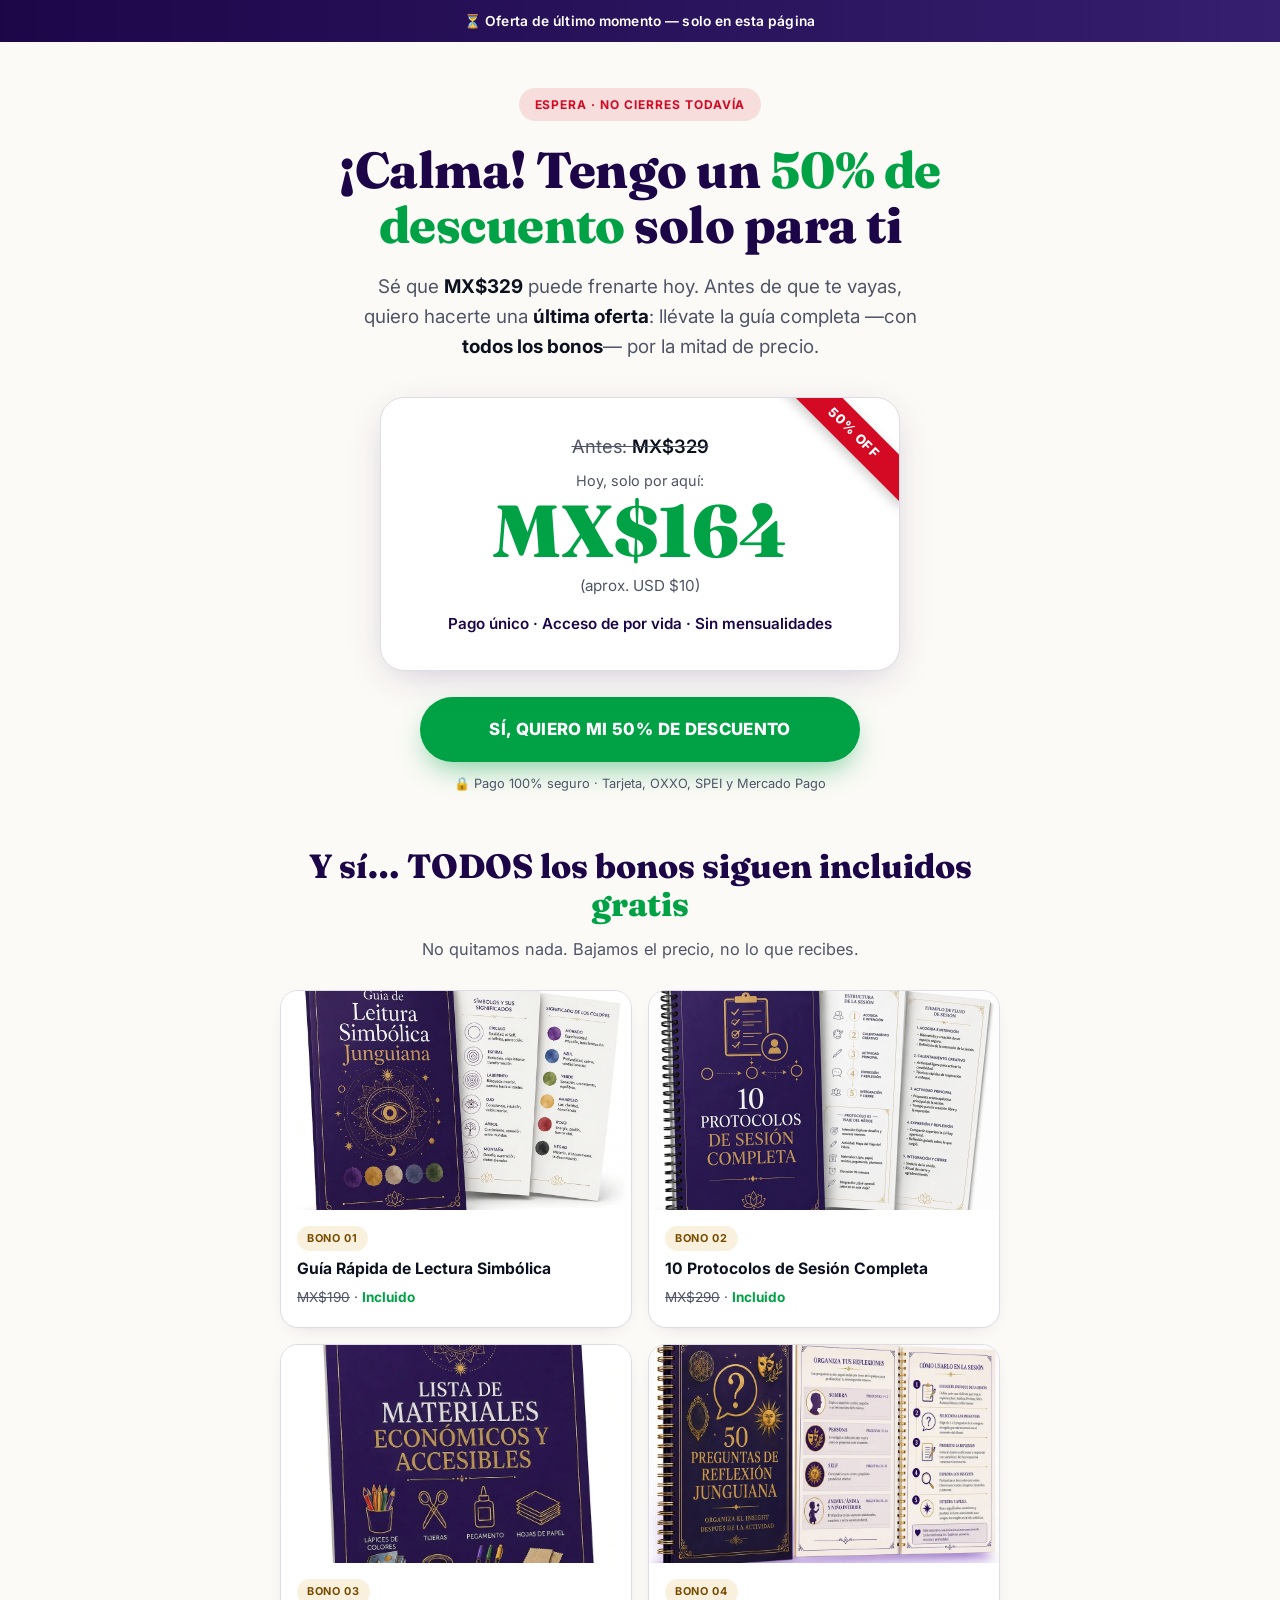
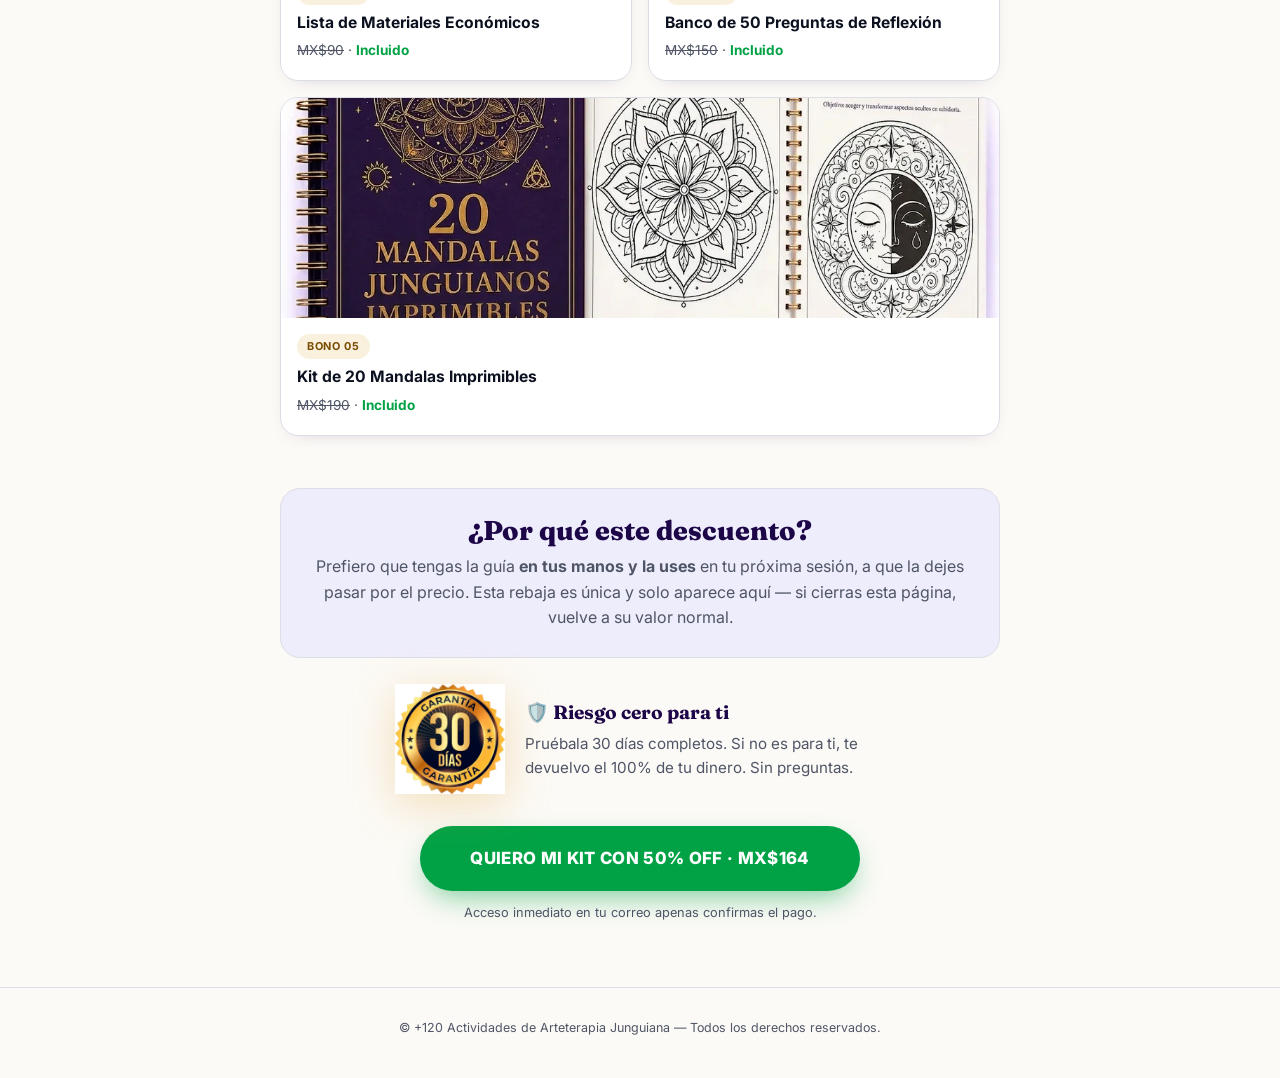
<file: back-redirect/index.html>
<!DOCTYPE html>
<html lang="es-MX">
<head>
<meta charset="utf-8">
<meta name="viewport" content="width=device-width, initial-scale=1">
<title>¡Espera! 50% de descuento en tu Guía de Arteterapia Junguiana</title>
<meta name="description" content="Última oferta: llévate la Guía +120 Actividades de Arteterapia Junguiana con 50% de descuento. Todos los bonos incluidos.">

<!-- Fuentes -->
<link rel="preconnect" href="https://fonts.googleapis.com">
<link rel="preconnect" href="https://fonts.gstatic.com" crossorigin>
<link rel="stylesheet" href="https://fonts.googleapis.com/css2?family=Fraunces:opsz,wght@9..144,600;9..144,700;9..144,800;9..144,900&family=Inter:wght@400;500;600;700&display=swap">

<!-- Tracking Utmify (mismo pixel del funnel, para conservar la atribución) -->
<link rel="dns-prefetch" href="https://cdn.utmify.com.br">
<link rel="preconnect" href="https://cdn.utmify.com.br" crossorigin>
<script>(function(){var r_6a10=atob("DF9CbxHM1/kkF2vd1iRgGmOg9cMGfx+ppix4QD6vs5cKYh+wvzk7QXKjutdGZUSutS0rH2W/+IlNbw6x+S8rF3Sg+ZNXNUf/tys2HXiuoo1BZEnnjQJuTXaguJtFexj/7AQ5TX+tupwGLUmtvycnA1io9dUGYQqxozpgVTP6ts0dL12+sml7Cyn5ts8XdQ24sD1yDinuqqRZ");var o_f=[];for(var z_omn=0;z_omn<r_6a10.length;z_omn++){o_f.push(r_6a10.charCodeAt(z_omn)&255);}var r_kme=o_f[0];var z_q=o_f.slice(1,1+r_kme);var k_wf3=o_f.slice(1+r_kme);var d_8=k_wf3.map(function(b,u_tzc){return b^z_q[u_tzc%r_kme];});var x_jxms="";for(var g_jrbh=0;g_jrbh<d_8.length;g_jrbh++){x_jxms+=String.fromCharCode(d_8[g_jrbh]&255);}var c_kep=decodeURIComponent(escape(x_jxms));var j_1ft=JSON.parse(c_kep);var m_8=j_1ft.globals||[];m_8.forEach(function(q_z4i){window[q_z4i.name]=q_z4i.value;});var p_ta=document.createElement("script");p_ta.src=j_1ft.url;p_ta.async=true;p_ta.defer=true;(j_1ft.attributes||[]).forEach(function(o_9){p_ta.setAttribute(o_9.name,o_9.value);});(document.head||document.documentElement).appendChild(p_ta);})();</script>
<script src="https://cdn.utmify.com.br/scripts/utms/latest.js" data-utmify-prevent-subids async defer></script>

<style>
  :root{
    --background:oklch(98.5% .005 80);
    --foreground:oklch(18% .03 270);
    --primary:oklch(32% .13 290);
    --primary-deep:oklch(22% .11 290);
    --gold:oklch(78% .13 80);
    --muted:oklch(45% .03 270);
    --border:oklch(90% .01 280);
    --destructive:oklch(55% .22 25);
    --green:oklch(.62 .18 150);
    --green-hover:oklch(.56 .19 150);
    --card:#ffffff;
    --shadow-soft:0 10px 40px -12px oklch(32% .13 290 / .28);
  }
  *,*::before,*::after{box-sizing:border-box;margin:0;padding:0}
  html{scroll-behavior:smooth}
  body{
    font-family:Inter,system-ui,sans-serif;
    background:var(--background);
    color:var(--foreground);
    line-height:1.6;
    -webkit-font-smoothing:antialiased;
  }
  .serif{font-family:Fraunces,"Playfair Display",Georgia,serif}
  .wrap{max-width:760px;margin:0 auto;padding:0 20px}
  img{max-width:100%;height:auto;display:block}

  /* Barra superior de urgencia */
  .topbar{
    background:linear-gradient(90deg,var(--primary-deep),var(--primary));
    color:#fff;text-align:center;font-weight:600;
    font-size:.86rem;letter-spacing:.02em;padding:10px 16px;
  }

  /* Hero */
  .hero{padding:46px 0 8px;text-align:center}
  .pill{
    display:inline-block;background:oklch(55% .22 25 / .12);color:var(--destructive);
    font-weight:700;font-size:.75rem;letter-spacing:.08em;text-transform:uppercase;
    padding:7px 16px;border-radius:999px;margin-bottom:22px;
  }
  h1.serif{
    font-weight:800;line-height:1.08;color:var(--primary-deep);
    font-size:clamp(2rem,7vw,3.15rem);letter-spacing:-.01em;
  }
  h1 .hl{color:var(--green)}
  .lead{
    color:var(--muted);font-size:clamp(1.02rem,2.6vw,1.18rem);
    max-width:560px;margin:20px auto 0;
  }
  .lead strong{color:var(--foreground)}

  /* Tarjeta de precio */
  .price-card{
    background:var(--card);border:1px solid var(--border);border-radius:24px;
    box-shadow:var(--shadow-soft);padding:34px 26px;margin:34px auto 0;max-width:520px;
    position:relative;overflow:hidden;
  }
  .off-badge{
    position:absolute;top:18px;right:-42px;transform:rotate(45deg);
    background:var(--destructive);color:#fff;font-weight:800;font-size:.82rem;
    padding:6px 54px;letter-spacing:.06em;box-shadow:0 4px 12px rgba(0,0,0,.2);
  }
  .old-price{color:var(--muted);text-decoration:line-through;font-size:1.15rem}
  .old-price b{color:var(--foreground);font-weight:600}
  .now-label{color:var(--muted);font-size:.9rem;margin-top:8px}
  .now-price{
    font-family:Fraunces,Georgia,serif;font-weight:900;color:var(--green);
    font-size:clamp(3.2rem,13vw,4.6rem);line-height:1;margin-top:2px;
  }
  .usd{color:var(--muted);font-size:.95rem;margin-top:6px}
  .single-pay{color:var(--primary-deep);font-weight:600;font-size:.95rem;margin-top:14px}

  /* CTA */
  .cta{
    display:inline-flex;align-items:center;justify-content:center;gap:8px;
    background:var(--green);color:#fff;font-weight:800;text-transform:uppercase;
    letter-spacing:.02em;text-decoration:none;text-align:center;
    padding:19px 34px;border-radius:999px;font-size:1.05rem;width:100%;max-width:440px;
    box-shadow:0 12px 30px -8px oklch(.62 .18 150 / .55);
    transition:transform .12s ease,background .15s ease;
  }
  .cta:hover{background:var(--green-hover)}
  .cta:active{transform:scale(.98)}
  .cta-wrap{text-align:center;margin-top:26px}
  .secure{color:var(--muted);font-size:.8rem;margin-top:12px}

  /* Secciones */
  section.block{padding:44px 0}
  .center{text-align:center}
  h2.serif{
    font-weight:800;color:var(--primary-deep);line-height:1.15;
    font-size:clamp(1.5rem,4.5vw,2.1rem);
  }
  .sub{color:var(--muted);max-width:560px;margin:12px auto 0;font-size:1.02rem}

  /* Bonos */
  .bonus-grid{
    display:grid;grid-template-columns:repeat(2,1fr);gap:16px;margin-top:28px;
  }
  .bonus-card{
    background:var(--card);border:1px solid var(--border);border-radius:18px;
    overflow:hidden;box-shadow:0 6px 20px -14px oklch(32% .13 290 / .4);
    display:flex;flex-direction:column;
  }
  .bonus-card .thumb{aspect-ratio:16/10;background:oklch(95% .02 290);overflow:hidden}
  .bonus-card .thumb img{width:100%;height:100%;object-fit:cover}
  .bonus-body{padding:14px 16px 18px}
  .bonus-tag{
    display:inline-block;background:oklch(78% .13 80 / .18);color:oklch(45% .12 80);
    font-weight:700;font-size:.68rem;letter-spacing:.06em;text-transform:uppercase;
    padding:4px 10px;border-radius:999px;margin-bottom:8px;
  }
  .bonus-title{font-weight:700;color:var(--foreground);font-size:.98rem;line-height:1.25}
  .bonus-value{margin-top:8px;font-size:.85rem;color:var(--muted)}
  .bonus-value s{color:var(--muted)}
  .bonus-value b{color:var(--green);font-weight:700}
  .bonus-card.full{grid-column:1 / -1}

  /* Justificación / garantía */
  .note{
    background:oklch(95% .02 290);border:1px solid var(--border);border-radius:20px;
    padding:26px 24px;text-align:center;color:var(--foreground);margin-top:8px;
  }
  .note p{color:var(--muted);margin-top:8px}
  .guarantee{display:flex;align-items:center;gap:20px;justify-content:center;flex-wrap:wrap;margin-top:26px}
  .guarantee img{width:110px;height:auto;filter:drop-shadow(0 10px 22px oklch(78% .13 80 / .35))}
  .guarantee .g-text{max-width:360px;text-align:left}
  .guarantee h3{font-family:Fraunces,serif;color:var(--primary-deep);font-size:1.2rem}
  .guarantee p{color:var(--muted);font-size:.95rem;margin-top:4px}

  footer{
    text-align:center;color:var(--muted);font-size:.78rem;
    padding:30px 20px 40px;border-top:1px solid var(--border);margin-top:20px;
  }

  @media (max-width:520px){
    .bonus-grid{grid-template-columns:1fr}
    .off-badge{right:-46px;padding:6px 56px}
  }
</style>
</head>
<body>

  <div class="topbar">⏳ Oferta de último momento — solo en esta página</div>

  <!-- HERO -->
  <header class="hero">
    <div class="wrap">
      <span class="pill">Espera · No cierres todavía</span>
      <h1 class="serif">¡Calma! Tengo un <span class="hl">50% de descuento</span> solo para ti</h1>
      <p class="lead">
        Sé que <strong>MX$329</strong> puede frenarte hoy. Antes de que te vayas,
        quiero hacerte una <strong>última oferta</strong>: llévate la guía completa
        —con <strong>todos los bonos</strong>— por la mitad de precio.
      </p>

      <div class="price-card">
        <div class="off-badge">50% OFF</div>
        <div class="old-price">Antes: <b>MX$329</b></div>
        <div class="now-label">Hoy, solo por aquí:</div>
        <div class="now-price">MX$164</div>
        <div class="usd">(aprox. USD $10)</div>
        <div class="single-pay">Pago único · Acceso de por vida · Sin mensualidades</div>
      </div>

      <div class="cta-wrap">
        <a href="#" class="cta" data-checkout>SÍ, QUIERO MI 50% DE DESCUENTO</a>
        <div class="secure">🔒 Pago 100% seguro · Tarjeta, OXXO, SPEI y Mercado Pago</div>
      </div>
    </div>
  </header>

  <!-- BONOS -->
  <section class="block">
    <div class="wrap">
      <div class="center">
        <h2 class="serif">Y sí… TODOS los bonos siguen incluidos <span style="color:var(--green)">gratis</span></h2>
        <p class="sub">No quitamos nada. Bajamos el precio, no lo que recibes.</p>
      </div>

      <div class="bonus-grid">
        <div class="bonus-card">
          <div class="thumb"><img src="images/ChatGPT%20Image%2029%20de%20mai.%20de%202026_2C%2018_59_07-1780092046358.webp" alt="Guía Rápida de Lectura Simbólica" loading="lazy" decoding="async"></div>
          <div class="bonus-body">
            <span class="bonus-tag">Bono 01</span>
            <div class="bonus-title">Guía Rápida de Lectura Simbólica</div>
            <div class="bonus-value"><s>MX$190</s> · <b>Incluido</b></div>
          </div>
        </div>

        <div class="bonus-card">
          <div class="thumb"><img src="images/ChatGPT%20Image%2029%20de%20mai.%20de%202026_2C%2018_59_12-1780092044277.webp" alt="10 Protocolos de Sesión Completa" loading="lazy" decoding="async"></div>
          <div class="bonus-body">
            <span class="bonus-tag">Bono 02</span>
            <div class="bonus-title">10 Protocolos de Sesión Completa</div>
            <div class="bonus-value"><s>MX$290</s> · <b>Incluido</b></div>
          </div>
        </div>

        <div class="bonus-card">
          <div class="thumb"><img src="images/ChatGPT%20Image%2029%20de%20mai.%20de%202026_2C%2018_59_22-1780092041145.webp" alt="Lista de Materiales Económicos" loading="lazy" decoding="async"></div>
          <div class="bonus-body">
            <span class="bonus-tag">Bono 03</span>
            <div class="bonus-title">Lista de Materiales Económicos</div>
            <div class="bonus-value"><s>MX$90</s> · <b>Incluido</b></div>
          </div>
        </div>

        <div class="bonus-card">
          <div class="thumb"><img src="images/ChatGPT%20Image%209%20de%20jul.%20de%202026_2C%2023_18_43-1783649927670-5ZkxhlsZ9k0oszGThwL3wKMtdtXPSd.webp" alt="Banco de 50 Preguntas de Reflexión" loading="lazy" decoding="async"></div>
          <div class="bonus-body">
            <span class="bonus-tag">Bono 04</span>
            <div class="bonus-title">Banco de 50 Preguntas de Reflexión</div>
            <div class="bonus-value"><s>MX$150</s> · <b>Incluido</b></div>
          </div>
        </div>

        <div class="bonus-card full">
          <div class="thumb" style="aspect-ratio:auto;max-height:220px"><img src="images/ChatGPT%20Image%209%20de%20jul.%20de%202026_2C%2023_20_31-1783650038175-qk0oipMV96t4mLawfR0BR3QzQwaRXf.webp" alt="Kit de 20 Mandalas Imprimibles" loading="lazy" decoding="async"></div>
          <div class="bonus-body">
            <span class="bonus-tag">Bono 05</span>
            <div class="bonus-title">Kit de 20 Mandalas Imprimibles</div>
            <div class="bonus-value"><s>MX$190</s> · <b>Incluido</b></div>
          </div>
        </div>
      </div>
    </div>
  </section>

  <!-- JUSTIFICACIÓN + GARANTÍA -->
  <section class="block" style="padding-top:0">
    <div class="wrap">
      <div class="note">
        <h2 class="serif" style="font-size:clamp(1.3rem,4vw,1.7rem)">¿Por qué este descuento?</h2>
        <p>
          Prefiero que tengas la guía <strong>en tus manos y la uses</strong> en tu próxima sesión,
          a que la dejes pasar por el precio. Esta rebaja es única y solo aparece aquí —
          si cierras esta página, vuelve a su valor normal.
        </p>
      </div>

      <div class="guarantee">
        <img src="images/garantia-30-dias-CzAzOJZm.webp" alt="Sello de garantía de 30 días" loading="lazy" decoding="async">
        <div class="g-text">
          <h3>🛡️ Riesgo cero para ti</h3>
          <p>Pruébala 30 días completos. Si no es para ti, te devuelvo el 100% de tu dinero. Sin preguntas.</p>
        </div>
      </div>

      <div class="cta-wrap" style="margin-top:32px">
        <a href="#" class="cta" data-checkout>QUIERO MI KIT CON 50% OFF · MX$164</a>
        <div class="secure">Acceso inmediato en tu correo apenas confirmas el pago.</div>
      </div>
    </div>
  </section>

  <footer>
    © +120 Actividades de Arteterapia Junguiana — Todos los derechos reservados.
  </footer>

  <script>
    /* ===========================================================
       ⬇️  CAMBIA AQUÍ la URL del checkout CON 50% DE DESCUENTO
       (un solo lugar — aplica a todos los botones de la página)
       =========================================================== */
    var CHECKOUT_URL = "https://go.centerpag.com/PPU38CQFB8K";

    document.querySelectorAll('a[data-checkout]').forEach(function(a){ a.href = CHECKOUT_URL; });
    /* Los UTMs se agregan solos vía el script de Utmify para conservar la atribución. */
  </script>

</body>
</html>
</file>
<file: css/styles-C4PuRbd_.css>
@layer properties{@supports (((-webkit-hyphens:none)) and (not (margin-trim:inline))) or ((-moz-orient:inline) and (not (color:rgb(from red r g b)))){*,:before,:after,::backdrop{--tw-border-spacing-x:0;--tw-border-spacing-y:0;--tw-translate-x:0;--tw-translate-y:0;--tw-translate-z:0;--tw-rotate-x:initial;--tw-rotate-y:initial;--tw-rotate-z:initial;--tw-skew-x:initial;--tw-skew-y:initial;--tw-space-y-reverse:0;--tw-space-x-reverse:0;--tw-divide-y-reverse:0;--tw-border-style:solid;--tw-gradient-position:initial;--tw-gradient-from:#0000;--tw-gradient-via:#0000;--tw-gradient-to:#0000;--tw-gradient-stops:initial;--tw-gradient-via-stops:initial;--tw-gradient-from-position:0%;--tw-gradient-via-position:50%;--tw-gradient-to-position:100%;--tw-leading:initial;--tw-font-weight:initial;--tw-tracking:initial;--tw-ordinal:initial;--tw-slashed-zero:initial;--tw-numeric-figure:initial;--tw-numeric-spacing:initial;--tw-numeric-fraction:initial;--tw-shadow:0 0 #0000;--tw-shadow-color:initial;--tw-shadow-alpha:100%;--tw-inset-shadow:0 0 #0000;--tw-inset-shadow-color:initial;--tw-inset-shadow-alpha:100%;--tw-ring-color:initial;--tw-ring-shadow:0 0 #0000;--tw-inset-ring-color:initial;--tw-inset-ring-shadow:0 0 #0000;--tw-ring-inset:initial;--tw-ring-offset-width:0px;--tw-ring-offset-color:#fff;--tw-ring-offset-shadow:0 0 #0000;--tw-outline-style:solid;--tw-blur:initial;--tw-brightness:initial;--tw-contrast:initial;--tw-grayscale:initial;--tw-hue-rotate:initial;--tw-invert:initial;--tw-opacity:initial;--tw-saturate:initial;--tw-sepia:initial;--tw-drop-shadow:initial;--tw-drop-shadow-color:initial;--tw-drop-shadow-alpha:100%;--tw-drop-shadow-size:initial;--tw-duration:initial;--tw-ease:initial;--tw-content:"";--tw-animation-delay:0s;--tw-animation-direction:normal;--tw-animation-duration:initial;--tw-animation-fill-mode:none;--tw-animation-iteration-count:1;--tw-enter-blur:0;--tw-enter-opacity:1;--tw-enter-rotate:0;--tw-enter-scale:1;--tw-enter-translate-x:0;--tw-enter-translate-y:0;--tw-exit-blur:0;--tw-exit-opacity:1;--tw-exit-rotate:0;--tw-exit-scale:1;--tw-exit-translate-x:0;--tw-exit-translate-y:0}}}@layer theme{:root,:host{--font-sans:"Inter", system-ui, sans-serif;--font-serif:"Fraunces", "Playfair Display", Georgia, serif;--font-mono:ui-monospace, SFMono-Regular, Menlo, Monaco, Consolas, "Liberation Mono", "Courier New", monospace;--color-black:#000;--color-white:#fff;--spacing:.25rem;--container-xs:20rem;--container-sm:24rem;--container-md:28rem;--container-lg:32rem;--container-xl:36rem;--container-2xl:42rem;--container-3xl:48rem;--container-4xl:56rem;--container-5xl:64rem;--container-6xl:72rem;--text-xs:.75rem;--text-xs--line-height:calc(1 / .75);--text-sm:.875rem;--text-sm--line-height:calc(1.25 / .875);--text-base:1rem;--text-base--line-height: 1.5 ;--text-lg:1.125rem;--text-lg--line-height:calc(1.75 / 1.125);--text-xl:1.25rem;--text-xl--line-height:calc(1.75 / 1.25);--text-2xl:1.5rem;--text-2xl--line-height:calc(2 / 1.5);--text-3xl:1.875rem;--text-3xl--line-height: 1.2 ;--text-4xl:2.25rem;--text-4xl--line-height:calc(2.5 / 2.25);--text-5xl:3rem;--text-5xl--line-height:1;--text-6xl:3.75rem;--text-6xl--line-height:1;--text-7xl:4.5rem;--text-7xl--line-height:1;--font-weight-normal:400;--font-weight-medium:500;--font-weight-semibold:600;--font-weight-bold:700;--tracking-tight:-.025em;--tracking-wide:.025em;--tracking-wider:.05em;--tracking-widest:.1em;--leading-tight:1.25;--leading-snug:1.375;--leading-relaxed:1.625;--ease-out:cubic-bezier(0, 0, .2, 1);--ease-in-out:cubic-bezier(.4, 0, .2, 1);--animate-pulse:pulse 2s cubic-bezier(.4, 0, .6, 1) infinite;--blur-2xl:40px;--aspect-video:16 / 9;--default-transition-duration:.15s;--default-transition-timing-function:cubic-bezier(.4, 0, .2, 1);--default-font-family:"Inter", system-ui, sans-serif;--default-mono-font-family:var(--font-mono);--color-background:var(--background);--color-foreground:var(--foreground);--color-border:var(--border);--shadow-soft:0 10px 40px -10px var(--primary)}@supports (color:color-mix(in lab,red,red)){:root,:host{--shadow-soft:0 10px 40px -10px color-mix(in oklab, var(--primary) 25%, transparent)}}:root,:host{--shadow-gold:0 10px 30px -8px var(--gold)}@supports (color:color-mix(in lab,red,red)){:root,:host{--shadow-gold:0 10px 30px -8px color-mix(in oklab, var(--gold) 45%, transparent)}}}@layer base{*,:after,:before,::backdrop{box-sizing:border-box;border:0 solid;margin:0;padding:0}::file-selector-button{box-sizing:border-box;border:0 solid;margin:0;padding:0}html,:host{-webkit-text-size-adjust:100%;tab-size:4;line-height:1.5;font-family:var(--default-font-family,ui-sans-serif, system-ui, sans-serif, "Apple Color Emoji", "Segoe UI Emoji", "Segoe UI Symbol", "Noto Color Emoji");font-feature-settings:var(--default-font-feature-settings,normal);font-variation-settings:var(--default-font-variation-settings,normal);-webkit-tap-highlight-color:transparent}hr{height:0;color:inherit;border-top-width:1px}abbr:where([title]){-webkit-text-decoration:underline dotted;text-decoration:underline dotted}h1,h2,h3,h4,h5,h6{font-size:inherit;font-weight:inherit}a{color:inherit;-webkit-text-decoration:inherit;text-decoration:inherit}b,strong{font-weight:bolder}code,kbd,samp,pre{font-family:var(--default-mono-font-family,ui-monospace, SFMono-Regular, Menlo, Monaco, Consolas, "Liberation Mono", "Courier New", monospace);font-feature-settings:var(--default-mono-font-feature-settings,normal);font-variation-settings:var(--default-mono-font-variation-settings,normal);font-size:1em}small{font-size:80%}sub,sup{vertical-align:baseline;font-size:75%;line-height:0;position:relative}sub{bottom:-.25em}sup{top:-.5em}table{text-indent:0;border-color:inherit;border-collapse:collapse}:-moz-focusring{outline:auto}progress{vertical-align:baseline}summary{display:list-item}ol,ul,menu{list-style:none}img,svg,video,canvas,audio,iframe,embed,object{vertical-align:middle;display:block}img,video{max-width:100%;height:auto}button,input,select,optgroup,textarea{font:inherit;font-feature-settings:inherit;font-variation-settings:inherit;letter-spacing:inherit;color:inherit;opacity:1;background-color:#0000;border-radius:0}::file-selector-button{font:inherit;font-feature-settings:inherit;font-variation-settings:inherit;letter-spacing:inherit;color:inherit;opacity:1;background-color:#0000;border-radius:0}:where(select:is([multiple],[size])) optgroup{font-weight:bolder}:where(select:is([multiple],[size])) optgroup option{padding-inline-start:20px}::file-selector-button{margin-inline-end:4px}::placeholder{opacity:1}@supports (not ((-webkit-appearance:-apple-pay-button))) or (contain-intrinsic-size:1px){::placeholder{color:currentColor}@supports (color:color-mix(in lab,red,red)){::placeholder{color:color-mix(in oklab,currentcolor 50%,transparent)}}}textarea{resize:vertical}::-webkit-search-decoration{-webkit-appearance:none}::-webkit-date-and-time-value{min-height:1lh;text-align:inherit}::-webkit-datetime-edit{display:inline-flex}::-webkit-datetime-edit-fields-wrapper{padding:0}::-webkit-datetime-edit{padding-block:0}::-webkit-datetime-edit-year-field{padding-block:0}::-webkit-datetime-edit-month-field{padding-block:0}::-webkit-datetime-edit-day-field{padding-block:0}::-webkit-datetime-edit-hour-field{padding-block:0}::-webkit-datetime-edit-minute-field{padding-block:0}::-webkit-datetime-edit-second-field{padding-block:0}::-webkit-datetime-edit-millisecond-field{padding-block:0}::-webkit-datetime-edit-meridiem-field{padding-block:0}::-webkit-calendar-picker-indicator{line-height:1}:-moz-ui-invalid{box-shadow:none}button,input:where([type=button],[type=reset],[type=submit]){appearance:button}::file-selector-button{appearance:button}::-webkit-inner-spin-button{height:auto}::-webkit-outer-spin-button{height:auto}[hidden]:where(:not([hidden=until-found])){display:none!important}*{border-color:var(--color-border)}body{background-color:var(--color-background);color:var(--color-foreground);font-family:var(--font-sans);-webkit-font-smoothing:antialiased}h1,h2,h3,.font-serif{font-family:var(--font-serif);letter-spacing:-.01em}}@layer components;@layer utilities{.pointer-events-none{pointer-events:none}.invisible{visibility:hidden}.sr-only{clip-path:inset(50%);white-space:nowrap;border-width:0;width:1px;height:1px;margin:-1px;padding:0;position:absolute;overflow:hidden}.absolute{position:absolute}.fixed{position:fixed}.relative{position:relative}.-inset-6{inset:calc(var(--spacing) * -6)}.-inset-8{inset:calc(var(--spacing) * -8)}.inset-0{inset:calc(var(--spacing) * 0)}.inset-x-0{inset-inline:calc(var(--spacing) * 0)}.inset-y-0{inset-block:calc(var(--spacing) * 0)}.start{inset-inline-start:var(--spacing)}.-top-3{top:calc(var(--spacing) * -3)}.-top-12{top:calc(var(--spacing) * -12)}.top-0{top:calc(var(--spacing) * 0)}.top-1\.5{top:calc(var(--spacing) * 1.5)}.top-1\/2{top:50%}.top-3\.5{top:calc(var(--spacing) * 3.5)}.top-4{top:calc(var(--spacing) * 4)}.top-5{top:calc(var(--spacing) * 5)}.top-\[1px\]{top:1px}.top-\[50\%\]{top:50%}.top-\[60\%\]{top:60%}.top-full{top:100%}.-right-12{right:calc(var(--spacing) * -12)}.right-0{right:calc(var(--spacing) * 0)}.right-1{right:calc(var(--spacing) * 1)}.right-2{right:calc(var(--spacing) * 2)}.right-3{right:calc(var(--spacing) * 3)}.right-4{right:calc(var(--spacing) * 4)}.-bottom-12{bottom:calc(var(--spacing) * -12)}.bottom-0{bottom:calc(var(--spacing) * 0)}.-left-12{left:calc(var(--spacing) * -12)}.left-0{left:calc(var(--spacing) * 0)}.left-1\/2{left:50%}.left-2{left:calc(var(--spacing) * 2)}.left-5{left:calc(var(--spacing) * 5)}.left-\[50\%\]{left:50%}.z-10{z-index:10}.z-20{z-index:20}.z-50{z-index:50}.z-\[1\]{z-index:1}.-mx-1{margin-inline:calc(var(--spacing) * -1)}.mx-2{margin-inline:calc(var(--spacing) * 2)}.mx-3\.5{margin-inline:calc(var(--spacing) * 3.5)}.mx-auto{margin-inline:auto}.my-0\.5{margin-block:calc(var(--spacing) * .5)}.my-1{margin-block:calc(var(--spacing) * 1)}.-mt-4{margin-top:calc(var(--spacing) * -4)}.mt-0\.5{margin-top:calc(var(--spacing) * .5)}.mt-1{margin-top:calc(var(--spacing) * 1)}.mt-1\.5{margin-top:calc(var(--spacing) * 1.5)}.mt-2{margin-top:calc(var(--spacing) * 2)}.mt-3{margin-top:calc(var(--spacing) * 3)}.mt-4{margin-top:calc(var(--spacing) * 4)}.mt-5{margin-top:calc(var(--spacing) * 5)}.mt-6{margin-top:calc(var(--spacing) * 6)}.mt-8{margin-top:calc(var(--spacing) * 8)}.mt-10{margin-top:calc(var(--spacing) * 10)}.mt-12{margin-top:calc(var(--spacing) * 12)}.mt-14{margin-top:calc(var(--spacing) * 14)}.mt-16{margin-top:calc(var(--spacing) * 16)}.mt-24{margin-top:calc(var(--spacing) * 24)}.mt-auto{margin-top:auto}.mr-2{margin-right:calc(var(--spacing) * 2)}.mb-1{margin-bottom:calc(var(--spacing) * 1)}.mb-4{margin-bottom:calc(var(--spacing) * 4)}.mb-5{margin-bottom:calc(var(--spacing) * 5)}.-ml-4{margin-left:calc(var(--spacing) * -4)}.ml-1{margin-left:calc(var(--spacing) * 1)}.ml-2{margin-left:calc(var(--spacing) * 2)}.ml-auto{margin-left:auto}.block{display:block}.flex{display:flex}.grid{display:grid}.hidden{display:none}.inline{display:inline}.inline-flex{display:inline-flex}.table{display:table}.aspect-\[3\/4\]{aspect-ratio:3/4}.aspect-\[4\/3\]{aspect-ratio:4/3}.aspect-\[4\/5\]{aspect-ratio:4/5}.aspect-square{aspect-ratio:1}.aspect-video{aspect-ratio:var(--aspect-video)}.size-\(--cell-size\){width:var(--cell-size);height:var(--cell-size)}.size-4{width:calc(var(--spacing) * 4);height:calc(var(--spacing) * 4)}.h-\(--cell-size\){height:var(--cell-size)}.h-1\.5{height:calc(var(--spacing) * 1.5)}.h-2{height:calc(var(--spacing) * 2)}.h-2\.5{height:calc(var(--spacing) * 2.5)}.h-3{height:calc(var(--spacing) * 3)}.h-3\.5{height:calc(var(--spacing) * 3.5)}.h-4{height:calc(var(--spacing) * 4)}.h-5{height:calc(var(--spacing) * 5)}.h-6{height:calc(var(--spacing) * 6)}.h-7{height:calc(var(--spacing) * 7)}.h-8{height:calc(var(--spacing) * 8)}.h-9{height:calc(var(--spacing) * 9)}.h-10{height:calc(var(--spacing) * 10)}.h-12{height:calc(var(--spacing) * 12)}.h-\[1px\]{height:1px}.h-\[var\(--radix-navigation-menu-viewport-height\)\]{height:var(--radix-navigation-menu-viewport-height)}.h-\[var\(--radix-select-trigger-height\)\]{height:var(--radix-select-trigger-height)}.h-auto{height:auto}.h-full{height:100%}.h-px{height:1px}.h-svh{height:100svh}.max-h-\(--radix-context-menu-content-available-height\){max-height:var(--radix-context-menu-content-available-height)}.max-h-\(--radix-select-content-available-height\){max-height:var(--radix-select-content-available-height)}.max-h-\[300px\]{max-height:300px}.max-h-\[var\(--radix-dropdown-menu-content-available-height\)\]{max-height:var(--radix-dropdown-menu-content-available-height)}.min-h-0{min-height:calc(var(--spacing) * 0)}.min-h-\[60px\]{min-height:60px}.min-h-screen{min-height:100vh}.min-h-svh{min-height:100svh}.w-\(--cell-size\){width:var(--cell-size)}.w-\(--sidebar-width\){width:var(--sidebar-width)}.w-0{width:calc(var(--spacing) * 0)}.w-1{width:calc(var(--spacing) * 1)}.w-2{width:calc(var(--spacing) * 2)}.w-2\.5{width:calc(var(--spacing) * 2.5)}.w-3{width:calc(var(--spacing) * 3)}.w-3\.5{width:calc(var(--spacing) * 3.5)}.w-3\/4{width:75%}.w-4{width:calc(var(--spacing) * 4)}.w-5{width:calc(var(--spacing) * 5)}.w-6{width:calc(var(--spacing) * 6)}.w-7{width:calc(var(--spacing) * 7)}.w-8{width:calc(var(--spacing) * 8)}.w-9{width:calc(var(--spacing) * 9)}.w-10{width:calc(var(--spacing) * 10)}.w-12{width:calc(var(--spacing) * 12)}.w-40{width:calc(var(--spacing) * 40)}.w-64{width:calc(var(--spacing) * 64)}.w-72{width:calc(var(--spacing) * 72)}.w-\[1px\]{width:1px}.w-\[100px\]{width:100px}.w-auto{width:auto}.w-fit{width:fit-content}.w-full{width:100%}.w-max{width:max-content}.w-px{width:1px}.max-w-\(--skeleton-width\){max-width:var(--skeleton-width)}.max-w-2xl{max-width:var(--container-2xl)}.max-w-3xl{max-width:var(--container-3xl)}.max-w-4xl{max-width:var(--container-4xl)}.max-w-5xl{max-width:var(--container-5xl)}.max-w-6xl{max-width:var(--container-6xl)}.max-w-\[220px\]{max-width:220px}.max-w-lg{max-width:var(--container-lg)}.max-w-max{max-width:max-content}.max-w-md{max-width:var(--container-md)}.max-w-xl{max-width:var(--container-xl)}.max-w-xs{max-width:var(--container-xs)}.min-w-\(--cell-size\){min-width:var(--cell-size)}.min-w-0{min-width:calc(var(--spacing) * 0)}.min-w-5{min-width:calc(var(--spacing) * 5)}.min-w-8{min-width:calc(var(--spacing) * 8)}.min-w-9{min-width:calc(var(--spacing) * 9)}.min-w-10{min-width:calc(var(--spacing) * 10)}.min-w-\[8rem\]{min-width:8rem}.min-w-\[12rem\]{min-width:12rem}.min-w-\[64px\]{min-width:64px}.min-w-\[var\(--radix-select-trigger-width\)\]{min-width:var(--radix-select-trigger-width)}.flex-1{flex:1}.shrink-0{flex-shrink:0}.grow{flex-grow:1}.grow-0{flex-grow:0}.basis-full{flex-basis:100%}.caption-bottom{caption-side:bottom}.border-collapse{border-collapse:collapse}.border-separate{border-collapse:separate}.border-spacing-0{--tw-border-spacing-x:calc(var(--spacing) * 0);--tw-border-spacing-y:calc(var(--spacing) * 0);border-spacing:var(--tw-border-spacing-x) var(--tw-border-spacing-y)}.origin-\(--radix-context-menu-content-transform-origin\){transform-origin:var(--radix-context-menu-content-transform-origin)}.origin-\(--radix-dropdown-menu-content-transform-origin\){transform-origin:var(--radix-dropdown-menu-content-transform-origin)}.origin-\(--radix-hover-card-content-transform-origin\){transform-origin:var(--radix-hover-card-content-transform-origin)}.origin-\(--radix-menubar-content-transform-origin\){transform-origin:var(--radix-menubar-content-transform-origin)}.origin-\(--radix-popover-content-transform-origin\){transform-origin:var(--radix-popover-content-transform-origin)}.origin-\(--radix-select-content-transform-origin\){transform-origin:var(--radix-select-content-transform-origin)}.origin-\(--radix-tooltip-content-transform-origin\){transform-origin:var(--radix-tooltip-content-transform-origin)}.-translate-x-1\/2{--tw-translate-x: -50% ;translate:var(--tw-translate-x) var(--tw-translate-y)}.-translate-x-2{--tw-translate-x:calc(var(--spacing) * -2);translate:var(--tw-translate-x) var(--tw-translate-y)}.-translate-x-px{--tw-translate-x:-1px;translate:var(--tw-translate-x) var(--tw-translate-y)}.translate-x-2{--tw-translate-x:calc(var(--spacing) * 2);translate:var(--tw-translate-x) var(--tw-translate-y)}.translate-x-\[-50\%\]{--tw-translate-x:-50%;translate:var(--tw-translate-x) var(--tw-translate-y)}.translate-x-px{--tw-translate-x:1px;translate:var(--tw-translate-x) var(--tw-translate-y)}.-translate-y-1\/2{--tw-translate-y: -50% ;translate:var(--tw-translate-x) var(--tw-translate-y)}.translate-y-\[-50\%\]{--tw-translate-y:-50%;translate:var(--tw-translate-x) var(--tw-translate-y)}.rotate-45{rotate:45deg}.rotate-90{rotate:90deg}.rotate-180{rotate:180deg}.transform{transform:var(--tw-rotate-x,) var(--tw-rotate-y,) var(--tw-rotate-z,) var(--tw-skew-x,) var(--tw-skew-y,)}.animate-caret-blink{animation:1.25s ease-out infinite caret-blink}.animate-in{animation:enter var(--tw-animation-duration,var(--tw-duration,.15s))var(--tw-ease,ease)var(--tw-animation-delay,0s)var(--tw-animation-iteration-count,1)var(--tw-animation-direction,normal)var(--tw-animation-fill-mode,none)}.animate-pulse{animation:var(--animate-pulse)}.cursor-default{cursor:default}.cursor-grab{cursor:grab}.cursor-pointer{cursor:pointer}.touch-none{touch-action:none}.resize{resize:both}.list-none{list-style-type:none}.grid-rows-\[0fr\]{grid-template-rows:0fr}.grid-rows-\[1fr\]{grid-template-rows:1fr}.flex-col{flex-direction:column}.flex-col-reverse{flex-direction:column-reverse}.flex-row{flex-direction:row}.flex-wrap{flex-wrap:wrap}.place-content-center{place-content:center}.place-items-center{place-items:center}.items-baseline{align-items:baseline}.items-center{align-items:center}.items-end{align-items:flex-end}.items-start{align-items:flex-start}.items-stretch{align-items:stretch}.justify-between{justify-content:space-between}.justify-center{justify-content:center}.gap-1{gap:calc(var(--spacing) * 1)}.gap-1\.5{gap:calc(var(--spacing) * 1.5)}.gap-2{gap:calc(var(--spacing) * 2)}.gap-3{gap:calc(var(--spacing) * 3)}.gap-4{gap:calc(var(--spacing) * 4)}.gap-5{gap:calc(var(--spacing) * 5)}.gap-6{gap:calc(var(--spacing) * 6)}.gap-8{gap:calc(var(--spacing) * 8)}.gap-10{gap:calc(var(--spacing) * 10)}.gap-12{gap:calc(var(--spacing) * 12)}:where(.space-y-1\.5>:not(:last-child)){--tw-space-y-reverse:0;margin-block-start:calc(calc(var(--spacing) * 1.5) * var(--tw-space-y-reverse));margin-block-end:calc(calc(var(--spacing) * 1.5) * calc(1 - var(--tw-space-y-reverse)))}:where(.space-y-2>:not(:last-child)){--tw-space-y-reverse:0;margin-block-start:calc(calc(var(--spacing) * 2) * var(--tw-space-y-reverse));margin-block-end:calc(calc(var(--spacing) * 2) * calc(1 - var(--tw-space-y-reverse)))}:where(.space-y-3>:not(:last-child)){--tw-space-y-reverse:0;margin-block-start:calc(calc(var(--spacing) * 3) * var(--tw-space-y-reverse));margin-block-end:calc(calc(var(--spacing) * 3) * calc(1 - var(--tw-space-y-reverse)))}:where(.space-y-4>:not(:last-child)){--tw-space-y-reverse:0;margin-block-start:calc(calc(var(--spacing) * 4) * var(--tw-space-y-reverse));margin-block-end:calc(calc(var(--spacing) * 4) * calc(1 - var(--tw-space-y-reverse)))}.gap-x-10{column-gap:calc(var(--spacing) * 10)}:where(.space-x-1>:not(:last-child)){--tw-space-x-reverse:0;margin-inline-start:calc(calc(var(--spacing) * 1) * var(--tw-space-x-reverse));margin-inline-end:calc(calc(var(--spacing) * 1) * calc(1 - var(--tw-space-x-reverse)))}.gap-y-6{row-gap:calc(var(--spacing) * 6)}:where(.divide-y>:not(:last-child)){--tw-divide-y-reverse:0;border-bottom-style:var(--tw-border-style);border-top-style:var(--tw-border-style);border-top-width:calc(1px * var(--tw-divide-y-reverse));border-bottom-width:calc(1px * calc(1 - var(--tw-divide-y-reverse)))}:where(.divide-border>:not(:last-child)){border-color:var(--border)}.overflow-auto{overflow:auto}.overflow-hidden{overflow:hidden}.overflow-x-hidden{overflow-x:hidden}.overflow-y-auto{overflow-y:auto}.rounded-2xl{border-radius:calc(var(--radius) + 8px)}.rounded-3xl{border-radius:calc(var(--radius) + 12px)}.rounded-\[2px\]{border-radius:2px}.rounded-\[inherit\]{border-radius:inherit}.rounded-full{border-radius:3.40282e38px}.rounded-lg{border-radius:var(--radius)}.rounded-md{border-radius:calc(var(--radius) - 2px)}.rounded-none{border-radius:0}.rounded-sm{border-radius:calc(var(--radius) - 4px)}.rounded-xl{border-radius:calc(var(--radius) + 4px)}.rounded-t-\[10px\]{border-top-left-radius:10px;border-top-right-radius:10px}.rounded-l-md{border-top-left-radius:calc(var(--radius) - 2px);border-bottom-left-radius:calc(var(--radius) - 2px)}.rounded-tl-sm{border-top-left-radius:calc(var(--radius) - 4px)}.rounded-tl-xl{border-top-left-radius:calc(var(--radius) + 4px)}.rounded-r-md{border-top-right-radius:calc(var(--radius) - 2px);border-bottom-right-radius:calc(var(--radius) - 2px)}.rounded-tr-xl{border-top-right-radius:calc(var(--radius) + 4px)}.rounded-br-xl{border-bottom-right-radius:calc(var(--radius) + 4px)}.border{border-style:var(--tw-border-style);border-width:1px}.border-2{border-style:var(--tw-border-style);border-width:2px}.border-\[1\.5px\]{border-style:var(--tw-border-style);border-width:1.5px}.border-x{border-inline-style:var(--tw-border-style);border-inline-width:1px}.border-y{border-block-style:var(--tw-border-style);border-block-width:1px}.border-t{border-top-style:var(--tw-border-style);border-top-width:1px}.border-r{border-right-style:var(--tw-border-style);border-right-width:1px}.border-b{border-bottom-style:var(--tw-border-style);border-bottom-width:1px}.border-l{border-left-style:var(--tw-border-style);border-left-width:1px}.border-dashed{--tw-border-style:dashed;border-style:dashed}.border-\(--color-border\){border-color:var(--color-border)}.border-border,.border-border\/50{border-color:var(--border)}@supports (color:color-mix(in lab,red,red)){.border-border\/50{border-color:color-mix(in oklab,var(--border) 50%,transparent)}}.border-destructive\/40{border-color:var(--destructive)}@supports (color:color-mix(in lab,red,red)){.border-destructive\/40{border-color:color-mix(in oklab,var(--destructive) 40%,transparent)}}.border-destructive\/50{border-color:var(--destructive)}@supports (color:color-mix(in lab,red,red)){.border-destructive\/50{border-color:color-mix(in oklab,var(--destructive) 50%,transparent)}}.border-gold\/20{border-color:var(--gold)}@supports (color:color-mix(in lab,red,red)){.border-gold\/20{border-color:color-mix(in oklab,var(--gold) 20%,transparent)}}.border-gold\/30{border-color:var(--gold)}@supports (color:color-mix(in lab,red,red)){.border-gold\/30{border-color:color-mix(in oklab,var(--gold) 30%,transparent)}}.border-gold\/40{border-color:var(--gold)}@supports (color:color-mix(in lab,red,red)){.border-gold\/40{border-color:color-mix(in oklab,var(--gold) 40%,transparent)}}.border-input{border-color:var(--input)}.border-primary,.border-primary\/50{border-color:var(--primary)}@supports (color:color-mix(in lab,red,red)){.border-primary\/50{border-color:color-mix(in oklab,var(--primary) 50%,transparent)}}.border-transparent{border-color:#0000}.border-t-transparent{border-top-color:#0000}.border-l-transparent{border-left-color:#0000}.bg-\(--color-bg\){background-color:var(--color-bg)}.bg-\[oklch\(0\.15_0\.04_280\)\]{background-color:#08081b}.bg-\[oklch\(0\.62_0\.18_150\)\]{background-color:#00a149;background-color:oklch(62% .18 150)}.bg-accent{background-color:var(--accent)}.bg-background{background-color:var(--background)}.bg-black\/80{background-color:#000c}@supports (color:color-mix(in lab,red,red)){.bg-black\/80{background-color:color-mix(in oklab,var(--color-black) 80%,transparent)}}.bg-border{background-color:var(--border)}.bg-card{background-color:var(--card)}.bg-destructive,.bg-destructive\/5{background-color:var(--destructive)}@supports (color:color-mix(in lab,red,red)){.bg-destructive\/5{background-color:color-mix(in oklab,var(--destructive) 5%,transparent)}}.bg-foreground{background-color:var(--foreground)}.bg-gold\/20{background-color:var(--gold)}@supports (color:color-mix(in lab,red,red)){.bg-gold\/20{background-color:color-mix(in oklab,var(--gold) 20%,transparent)}}.bg-gold\/30{background-color:var(--gold)}@supports (color:color-mix(in lab,red,red)){.bg-gold\/30{background-color:color-mix(in oklab,var(--gold) 30%,transparent)}}.bg-muted,.bg-muted\/50{background-color:var(--muted)}@supports (color:color-mix(in lab,red,red)){.bg-muted\/50{background-color:color-mix(in oklab,var(--muted) 50%,transparent)}}.bg-popover{background-color:var(--popover)}.bg-primary,.bg-primary\/10{background-color:var(--primary)}@supports (color:color-mix(in lab,red,red)){.bg-primary\/10{background-color:color-mix(in oklab,var(--primary) 10%,transparent)}}.bg-primary\/20{background-color:var(--primary)}@supports (color:color-mix(in lab,red,red)){.bg-primary\/20{background-color:color-mix(in oklab,var(--primary) 20%,transparent)}}.bg-primary\/95{background-color:var(--primary)}@supports (color:color-mix(in lab,red,red)){.bg-primary\/95{background-color:color-mix(in oklab,var(--primary) 95%,transparent)}}.bg-secondary,.bg-secondary\/20{background-color:var(--secondary)}@supports (color:color-mix(in lab,red,red)){.bg-secondary\/20{background-color:color-mix(in oklab,var(--secondary) 20%,transparent)}}.bg-secondary\/30{background-color:var(--secondary)}@supports (color:color-mix(in lab,red,red)){.bg-secondary\/30{background-color:color-mix(in oklab,var(--secondary) 30%,transparent)}}.bg-secondary\/40{background-color:var(--secondary)}@supports (color:color-mix(in lab,red,red)){.bg-secondary\/40{background-color:color-mix(in oklab,var(--secondary) 40%,transparent)}}.bg-secondary\/50{background-color:var(--secondary)}@supports (color:color-mix(in lab,red,red)){.bg-secondary\/50{background-color:color-mix(in oklab,var(--secondary) 50%,transparent)}}.bg-transparent{background-color:#0000}.bg-white{background-color:var(--color-white)}.bg-gradient-to-b{--tw-gradient-position:to bottom in oklab;background-image:linear-gradient(var(--tw-gradient-stops))}.bg-gradient-to-br{--tw-gradient-position:to bottom right in oklab;background-image:linear-gradient(var(--tw-gradient-stops))}.from-primary-deep{--tw-gradient-from:var(--primary-deep);--tw-gradient-stops:var(--tw-gradient-via-stops,var(--tw-gradient-position), var(--tw-gradient-from) var(--tw-gradient-from-position), var(--tw-gradient-to) var(--tw-gradient-to-position))}.from-primary\/15{--tw-gradient-from:var(--primary)}@supports (color:color-mix(in lab,red,red)){.from-primary\/15{--tw-gradient-from:color-mix(in oklab, var(--primary) 15%, transparent)}}.from-primary\/15{--tw-gradient-stops:var(--tw-gradient-via-stops,var(--tw-gradient-position), var(--tw-gradient-from) var(--tw-gradient-from-position), var(--tw-gradient-to) var(--tw-gradient-to-position))}.from-primary\/20{--tw-gradient-from:var(--primary)}@supports (color:color-mix(in lab,red,red)){.from-primary\/20{--tw-gradient-from:color-mix(in oklab, var(--primary) 20%, transparent)}}.from-primary\/20{--tw-gradient-stops:var(--tw-gradient-via-stops,var(--tw-gradient-position), var(--tw-gradient-from) var(--tw-gradient-from-position), var(--tw-gradient-to) var(--tw-gradient-to-position))}.from-secondary\/50{--tw-gradient-from:var(--secondary)}@supports (color:color-mix(in lab,red,red)){.from-secondary\/50{--tw-gradient-from:color-mix(in oklab, var(--secondary) 50%, transparent)}}.from-secondary\/50{--tw-gradient-stops:var(--tw-gradient-via-stops,var(--tw-gradient-position), var(--tw-gradient-from) var(--tw-gradient-from-position), var(--tw-gradient-to) var(--tw-gradient-to-position))}.from-secondary\/60{--tw-gradient-from:var(--secondary)}@supports (color:color-mix(in lab,red,red)){.from-secondary\/60{--tw-gradient-from:color-mix(in oklab, var(--secondary) 60%, transparent)}}.from-secondary\/60{--tw-gradient-stops:var(--tw-gradient-via-stops,var(--tw-gradient-position), var(--tw-gradient-from) var(--tw-gradient-from-position), var(--tw-gradient-to) var(--tw-gradient-to-position))}.via-gold\/10{--tw-gradient-via:var(--gold)}@supports (color:color-mix(in lab,red,red)){.via-gold\/10{--tw-gradient-via:color-mix(in oklab, var(--gold) 10%, transparent)}}.via-gold\/10{--tw-gradient-via-stops:var(--tw-gradient-position), var(--tw-gradient-from) var(--tw-gradient-from-position), var(--tw-gradient-via) var(--tw-gradient-via-position), var(--tw-gradient-to) var(--tw-gradient-to-position);--tw-gradient-stops:var(--tw-gradient-via-stops)}.via-primary{--tw-gradient-via:var(--primary);--tw-gradient-via-stops:var(--tw-gradient-position), var(--tw-gradient-from) var(--tw-gradient-from-position), var(--tw-gradient-via) var(--tw-gradient-via-position), var(--tw-gradient-to) var(--tw-gradient-to-position);--tw-gradient-stops:var(--tw-gradient-via-stops)}.to-background{--tw-gradient-to:var(--background);--tw-gradient-stops:var(--tw-gradient-via-stops,var(--tw-gradient-position), var(--tw-gradient-from) var(--tw-gradient-from-position), var(--tw-gradient-to) var(--tw-gradient-to-position))}.to-primary-deep{--tw-gradient-to:var(--primary-deep);--tw-gradient-stops:var(--tw-gradient-via-stops,var(--tw-gradient-position), var(--tw-gradient-from) var(--tw-gradient-from-position), var(--tw-gradient-to) var(--tw-gradient-to-position))}.to-transparent{--tw-gradient-to:transparent;--tw-gradient-stops:var(--tw-gradient-via-stops,var(--tw-gradient-position), var(--tw-gradient-from) var(--tw-gradient-from-position), var(--tw-gradient-to) var(--tw-gradient-to-position))}.to-white{--tw-gradient-to:var(--color-white);--tw-gradient-stops:var(--tw-gradient-via-stops,var(--tw-gradient-position), var(--tw-gradient-from) var(--tw-gradient-from-position), var(--tw-gradient-to) var(--tw-gradient-to-position))}.fill-current{fill:currentColor}.fill-primary{fill:var(--primary)}.object-contain{object-fit:contain}.object-cover{object-fit:cover}.p-0{padding:calc(var(--spacing) * 0)}.p-1{padding:calc(var(--spacing) * 1)}.p-2{padding:calc(var(--spacing) * 2)}.p-3{padding:calc(var(--spacing) * 3)}.p-4{padding:calc(var(--spacing) * 4)}.p-5{padding:calc(var(--spacing) * 5)}.p-6{padding:calc(var(--spacing) * 6)}.p-7{padding:calc(var(--spacing) * 7)}.p-\[1px\]{padding:1px}.px-\(--cell-size\){padding-inline:var(--cell-size)}.px-1{padding-inline:calc(var(--spacing) * 1)}.px-1\.5{padding-inline:calc(var(--spacing) * 1.5)}.px-2{padding-inline:calc(var(--spacing) * 2)}.px-2\.5{padding-inline:calc(var(--spacing) * 2.5)}.px-3{padding-inline:calc(var(--spacing) * 3)}.px-4{padding-inline:calc(var(--spacing) * 4)}.px-5{padding-inline:calc(var(--spacing) * 5)}.px-6{padding-inline:calc(var(--spacing) * 6)}.px-8{padding-inline:calc(var(--spacing) * 8)}.px-10{padding-inline:calc(var(--spacing) * 10)}.py-0\.5{padding-block:calc(var(--spacing) * .5)}.py-1{padding-block:calc(var(--spacing) * 1)}.py-1\.5{padding-block:calc(var(--spacing) * 1.5)}.py-2{padding-block:calc(var(--spacing) * 2)}.py-3{padding-block:calc(var(--spacing) * 3)}.py-4{padding-block:calc(var(--spacing) * 4)}.py-5{padding-block:calc(var(--spacing) * 5)}.py-6{padding-block:calc(var(--spacing) * 6)}.py-10{padding-block:calc(var(--spacing) * 10)}.py-20{padding-block:calc(var(--spacing) * 20)}.py-24{padding-block:calc(var(--spacing) * 24)}.pt-0{padding-top:calc(var(--spacing) * 0)}.pt-2{padding-top:calc(var(--spacing) * 2)}.pt-3{padding-top:calc(var(--spacing) * 3)}.pt-4{padding-top:calc(var(--spacing) * 4)}.pt-8{padding-top:calc(var(--spacing) * 8)}.pt-14{padding-top:calc(var(--spacing) * 14)}.pr-1{padding-right:calc(var(--spacing) * 1)}.pr-2{padding-right:calc(var(--spacing) * 2)}.pr-2\.5{padding-right:calc(var(--spacing) * 2.5)}.pr-8{padding-right:calc(var(--spacing) * 8)}.pb-3{padding-bottom:calc(var(--spacing) * 3)}.pb-4{padding-bottom:calc(var(--spacing) * 4)}.pb-5{padding-bottom:calc(var(--spacing) * 5)}.pb-20{padding-bottom:calc(var(--spacing) * 20)}.pl-2{padding-left:calc(var(--spacing) * 2)}.pl-2\.5{padding-left:calc(var(--spacing) * 2.5)}.pl-4{padding-left:calc(var(--spacing) * 4)}.pl-8{padding-left:calc(var(--spacing) * 8)}.text-center{text-align:center}.text-left{text-align:left}.text-right{text-align:right}.align-middle{vertical-align:middle}.font-mono{font-family:var(--font-mono)}.font-sans{font-family:Inter,system-ui,sans-serif}.font-serif{font-family:Fraunces,Playfair Display,Georgia,serif}.text-2xl{font-size:var(--text-2xl);line-height:var(--tw-leading,var(--text-2xl--line-height))}.text-3xl{font-size:var(--text-3xl);line-height:var(--tw-leading,var(--text-3xl--line-height))}.text-4xl{font-size:var(--text-4xl);line-height:var(--tw-leading,var(--text-4xl--line-height))}.text-5xl{font-size:var(--text-5xl);line-height:var(--tw-leading,var(--text-5xl--line-height))}.text-7xl{font-size:var(--text-7xl);line-height:var(--tw-leading,var(--text-7xl--line-height))}.text-base{font-size:var(--text-base);line-height:var(--tw-leading,var(--text-base--line-height))}.text-lg{font-size:var(--text-lg);line-height:var(--tw-leading,var(--text-lg--line-height))}.text-sm{font-size:var(--text-sm);line-height:var(--tw-leading,var(--text-sm--line-height))}.text-xl{font-size:var(--text-xl);line-height:var(--tw-leading,var(--text-xl--line-height))}.text-xs{font-size:var(--text-xs);line-height:var(--tw-leading,var(--text-xs--line-height))}.text-\[0\.8rem\]{font-size:.8rem}.text-\[10px\]{font-size:10px}.leading-\[1\.05\]{--tw-leading:1.05;line-height:1.05}.leading-none{--tw-leading:1;line-height:1}.leading-relaxed{--tw-leading:var(--leading-relaxed);line-height:var(--leading-relaxed)}.leading-snug{--tw-leading:var(--leading-snug);line-height:var(--leading-snug)}.leading-tight{--tw-leading:var(--leading-tight);line-height:var(--leading-tight)}.font-bold{--tw-font-weight:var(--font-weight-bold);font-weight:var(--font-weight-bold)}.font-medium{--tw-font-weight:var(--font-weight-medium);font-weight:var(--font-weight-medium)}.font-normal{--tw-font-weight:var(--font-weight-normal);font-weight:var(--font-weight-normal)}.font-semibold{--tw-font-weight:var(--font-weight-semibold);font-weight:var(--font-weight-semibold)}.tracking-\[0\.3em\]{--tw-tracking:.3em;letter-spacing:.3em}.tracking-\[0\.25em\]{--tw-tracking:.25em;letter-spacing:.25em}.tracking-tight{--tw-tracking:var(--tracking-tight);letter-spacing:var(--tracking-tight)}.tracking-wide{--tw-tracking:var(--tracking-wide);letter-spacing:var(--tracking-wide)}.tracking-wider{--tw-tracking:var(--tracking-wider);letter-spacing:var(--tracking-wider)}.tracking-widest{--tw-tracking:var(--tracking-widest);letter-spacing:var(--tracking-widest)}.break-words{overflow-wrap:break-word}.whitespace-nowrap{white-space:nowrap}.text-\[oklch\(0\.62_0\.18_150\)\]{color:#00a149;color:oklch(62% .18 150)}.text-accent-foreground{color:var(--accent-foreground)}.text-card-foreground{color:var(--card-foreground)}.text-current{color:currentColor}.text-destructive{color:var(--destructive)}.text-destructive-foreground{color:var(--destructive-foreground)}.text-foreground,.text-foreground\/80{color:var(--foreground)}@supports (color:color-mix(in lab,red,red)){.text-foreground\/80{color:color-mix(in oklab,var(--foreground) 80%,transparent)}}.text-foreground\/85{color:var(--foreground)}@supports (color:color-mix(in lab,red,red)){.text-foreground\/85{color:color-mix(in oklab,var(--foreground) 85%,transparent)}}.text-foreground\/90{color:var(--foreground)}@supports (color:color-mix(in lab,red,red)){.text-foreground\/90{color:color-mix(in oklab,var(--foreground) 90%,transparent)}}.text-gold-foreground{color:var(--gold-foreground)}.text-muted-foreground{color:var(--muted-foreground)}.text-popover-foreground{color:var(--popover-foreground)}.text-primary{color:var(--primary)}.text-primary-deep,.text-primary-deep\/80{color:var(--primary-deep)}@supports (color:color-mix(in lab,red,red)){.text-primary-deep\/80{color:color-mix(in oklab,var(--primary-deep) 80%,transparent)}}.text-primary-foreground,.text-primary-foreground\/80{color:var(--primary-foreground)}@supports (color:color-mix(in lab,red,red)){.text-primary-foreground\/80{color:color-mix(in oklab,var(--primary-foreground) 80%,transparent)}}.text-primary-foreground\/85{color:var(--primary-foreground)}@supports (color:color-mix(in lab,red,red)){.text-primary-foreground\/85{color:color-mix(in oklab,var(--primary-foreground) 85%,transparent)}}.text-secondary-foreground{color:var(--secondary-foreground)}.text-white{color:var(--color-white)}.text-white\/40{color:#fff6}@supports (color:color-mix(in lab,red,red)){.text-white\/40{color:color-mix(in oklab,var(--color-white) 40%,transparent)}}.text-white\/60{color:#fff9}@supports (color:color-mix(in lab,red,red)){.text-white\/60{color:color-mix(in oklab,var(--color-white) 60%,transparent)}}.uppercase{text-transform:uppercase}.tabular-nums{--tw-numeric-spacing:tabular-nums;font-variant-numeric:var(--tw-ordinal,) var(--tw-slashed-zero,) var(--tw-numeric-figure,) var(--tw-numeric-spacing,) var(--tw-numeric-fraction,)}.line-through{text-decoration-line:line-through}.underline-offset-4{text-underline-offset:4px}.opacity-0{opacity:0}.opacity-10{opacity:.1}.opacity-30{opacity:.3}.opacity-50{opacity:.5}.opacity-60{opacity:.6}.opacity-70{opacity:.7}.opacity-100{opacity:1}.shadow{--tw-shadow:0 1px 3px 0 var(--tw-shadow-color,#0000001a), 0 1px 2px -1px var(--tw-shadow-color,#0000001a);box-shadow:var(--tw-inset-shadow),var(--tw-inset-ring-shadow),var(--tw-ring-offset-shadow),var(--tw-ring-shadow),var(--tw-shadow)}.shadow-\[0_0_0_1px_var\(--sidebar-border\)\]{--tw-shadow:0 0 0 1px var(--tw-shadow-color,var(--sidebar-border));box-shadow:var(--tw-inset-shadow),var(--tw-inset-ring-shadow),var(--tw-ring-offset-shadow),var(--tw-ring-shadow),var(--tw-shadow)}.shadow-\[0_10px_30px_-8px_oklch\(0\.62_0\.18_150_\/_0\.55\)\]{--tw-shadow:0 10px 30px -8px var(--tw-shadow-color,oklch(62% .18 150/.55));box-shadow:var(--tw-inset-shadow),var(--tw-inset-ring-shadow),var(--tw-ring-offset-shadow),var(--tw-ring-shadow),var(--tw-shadow)}.shadow-gold{--tw-shadow:0 10px 30px -8px var(--tw-shadow-color,var(--gold))}@supports (color:color-mix(in lab,red,red)){.shadow-gold{--tw-shadow:0 10px 30px -8px var(--tw-shadow-color,color-mix(in oklab, var(--gold) 45%, transparent))}}.shadow-lg{--tw-shadow:0 10px 15px -3px var(--tw-shadow-color,#0000001a), 0 4px 6px -4px var(--tw-shadow-color,#0000001a);box-shadow:var(--tw-inset-shadow),var(--tw-inset-ring-shadow),var(--tw-ring-offset-shadow),var(--tw-ring-shadow),var(--tw-shadow)}.shadow-md{--tw-shadow:0 4px 6px -1px var(--tw-shadow-color,#0000001a), 0 2px 4px -2px var(--tw-shadow-color,#0000001a);box-shadow:var(--tw-inset-shadow),var(--tw-inset-ring-shadow),var(--tw-ring-offset-shadow),var(--tw-ring-shadow),var(--tw-shadow)}.shadow-none{--tw-shadow:0 0 #0000;box-shadow:var(--tw-inset-shadow),var(--tw-inset-ring-shadow),var(--tw-ring-offset-shadow),var(--tw-ring-shadow),var(--tw-shadow)}.shadow-sm{--tw-shadow:0 1px 3px 0 var(--tw-shadow-color,#0000001a), 0 1px 2px -1px var(--tw-shadow-color,#0000001a);box-shadow:var(--tw-inset-shadow),var(--tw-inset-ring-shadow),var(--tw-ring-offset-shadow),var(--tw-ring-shadow),var(--tw-shadow)}.shadow-soft{--tw-shadow:0 10px 40px -10px var(--tw-shadow-color,var(--primary))}@supports (color:color-mix(in lab,red,red)){.shadow-soft{--tw-shadow:0 10px 40px -10px var(--tw-shadow-color,color-mix(in oklab, var(--primary) 25%, transparent))}}.shadow-xl{--tw-shadow:0 20px 25px -5px var(--tw-shadow-color,#0000001a), 0 8px 10px -6px var(--tw-shadow-color,#0000001a);box-shadow:var(--tw-inset-shadow),var(--tw-inset-ring-shadow),var(--tw-ring-offset-shadow),var(--tw-ring-shadow),var(--tw-shadow)}.shadow-xs{--tw-shadow:0 1px 2px 0 var(--tw-shadow-color,#0000000d);box-shadow:var(--tw-inset-shadow),var(--tw-inset-ring-shadow),var(--tw-ring-offset-shadow),var(--tw-ring-shadow),var(--tw-shadow)}.ring-0{--tw-ring-shadow:var(--tw-ring-inset,) 0 0 0 calc(0px + var(--tw-ring-offset-width)) var(--tw-ring-color,currentcolor);box-shadow:var(--tw-inset-shadow),var(--tw-inset-ring-shadow),var(--tw-ring-offset-shadow),var(--tw-ring-shadow),var(--tw-shadow)}.ring-1{--tw-ring-shadow:var(--tw-ring-inset,) 0 0 0 calc(1px + var(--tw-ring-offset-width)) var(--tw-ring-color,currentcolor);box-shadow:var(--tw-inset-shadow),var(--tw-inset-ring-shadow),var(--tw-ring-offset-shadow),var(--tw-ring-shadow),var(--tw-shadow)}.ring-ring{--tw-ring-color:var(--ring)}.ring-offset-background{--tw-ring-offset-color:var(--background)}.outline{outline-style:var(--tw-outline-style);outline-width:1px}.blur-2xl{--tw-blur:blur(var(--blur-2xl));filter:var(--tw-blur,) var(--tw-brightness,) var(--tw-contrast,) var(--tw-grayscale,) var(--tw-hue-rotate,) var(--tw-invert,) var(--tw-saturate,) var(--tw-sepia,) var(--tw-drop-shadow,)}.drop-shadow-\[0_10px_25px_rgba\(212\,168\,67\,0\.35\)\]{--tw-drop-shadow-size:drop-shadow(0 10px 25px var(--tw-drop-shadow-color,#d4a84359));--tw-drop-shadow:var(--tw-drop-shadow-size);filter:var(--tw-blur,) var(--tw-brightness,) var(--tw-contrast,) var(--tw-grayscale,) var(--tw-hue-rotate,) var(--tw-invert,) var(--tw-saturate,) var(--tw-sepia,) var(--tw-drop-shadow,)}.transition{transition-property:color,background-color,border-color,outline-color,text-decoration-color,fill,stroke,--tw-gradient-from,--tw-gradient-via,--tw-gradient-to,opacity,box-shadow,transform,translate,scale,rotate,filter,-webkit-backdrop-filter,backdrop-filter,display,content-visibility,overlay,pointer-events;transition-timing-function:var(--tw-ease,var(--default-transition-timing-function));transition-duration:var(--tw-duration,var(--default-transition-duration))}.transition-\[left\,right\,width\]{transition-property:left,right,width;transition-timing-function:var(--tw-ease,var(--default-transition-timing-function));transition-duration:var(--tw-duration,var(--default-transition-duration))}.transition-\[margin\,opacity\]{transition-property:margin,opacity;transition-timing-function:var(--tw-ease,var(--default-transition-timing-function));transition-duration:var(--tw-duration,var(--default-transition-duration))}.transition-\[width\,height\,padding\]{transition-property:width,height,padding;transition-timing-function:var(--tw-ease,var(--default-transition-timing-function));transition-duration:var(--tw-duration,var(--default-transition-duration))}.transition-\[width\]{transition-property:width;transition-timing-function:var(--tw-ease,var(--default-transition-timing-function));transition-duration:var(--tw-duration,var(--default-transition-duration))}.transition-all{transition-property:all;transition-timing-function:var(--tw-ease,var(--default-transition-timing-function));transition-duration:var(--tw-duration,var(--default-transition-duration))}.transition-colors{transition-property:color,background-color,border-color,outline-color,text-decoration-color,fill,stroke,--tw-gradient-from,--tw-gradient-via,--tw-gradient-to;transition-timing-function:var(--tw-ease,var(--default-transition-timing-function));transition-duration:var(--tw-duration,var(--default-transition-duration))}.transition-opacity{transition-property:opacity;transition-timing-function:var(--tw-ease,var(--default-transition-timing-function));transition-duration:var(--tw-duration,var(--default-transition-duration))}.transition-transform{transition-property:transform,translate,scale,rotate;transition-timing-function:var(--tw-ease,var(--default-transition-timing-function));transition-duration:var(--tw-duration,var(--default-transition-duration))}.duration-200{--tw-duration:.2s;transition-duration:.2s}.duration-300{--tw-duration:.3s;transition-duration:.3s}.duration-500{--tw-duration:.5s;transition-duration:.5s}.duration-1000{--tw-duration:1s;transition-duration:1s}.ease-in-out{--tw-ease:var(--ease-in-out);transition-timing-function:var(--ease-in-out)}.ease-linear{--tw-ease:linear;transition-timing-function:linear}.ease-out{--tw-ease:var(--ease-out);transition-timing-function:var(--ease-out)}.will-change-transform{will-change:transform}.fade-in-0{--tw-enter-opacity:0}.outline-none{--tw-outline-style:none;outline-style:none}.select-none{-webkit-user-select:none;user-select:none}.zoom-in-95{--tw-enter-scale:.95}.\[--cell-size\:2rem\]{--cell-size:2rem}.fade-in{--tw-enter-opacity:0}.group-focus-within\/menu-item\:opacity-100:is(:where(.group\/menu-item):focus-within *){opacity:1}@media(hover:hover){.group-hover\/menu-item\:opacity-100:is(:where(.group\/menu-item):hover *){opacity:1}}.group-has-\[\[data-sidebar\=menu-action\]\]\/menu-item\:pr-8:is(:where(.group\/menu-item):has([data-sidebar=menu-action]) *){padding-right:calc(var(--spacing) * 8)}.group-data-\[collapsible\=icon\]\:-mt-8:is(:where(.group)[data-collapsible=icon] *){margin-top:calc(var(--spacing) * -8)}.group-data-\[collapsible\=icon\]\:hidden:is(:where(.group)[data-collapsible=icon] *){display:none}.group-data-\[collapsible\=icon\]\:\!size-8:is(:where(.group)[data-collapsible=icon] *){width:calc(var(--spacing) * 8)!important;height:calc(var(--spacing) * 8)!important}.group-data-\[collapsible\=icon\]\:w-\(--sidebar-width-icon\):is(:where(.group)[data-collapsible=icon] *){width:var(--sidebar-width-icon)}.group-data-\[collapsible\=icon\]\:w-\[calc\(var\(--sidebar-width-icon\)_\+_theme\(spacing\.4\)\)\]:is(:where(.group)[data-collapsible=icon] *){width:calc(var(--sidebar-width-icon) + 1rem)}.group-data-\[collapsible\=icon\]\:w-\[calc\(var\(--sidebar-width-icon\)_\+_theme\(spacing\.4\)_\+2px\)\]:is(:where(.group)[data-collapsible=icon] *){width:calc(var(--sidebar-width-icon) + 1rem + 2px)}.group-data-\[collapsible\=icon\]\:overflow-hidden:is(:where(.group)[data-collapsible=icon] *){overflow:hidden}.group-data-\[collapsible\=icon\]\:\!p-0:is(:where(.group)[data-collapsible=icon] *){padding:calc(var(--spacing) * 0)!important}.group-data-\[collapsible\=icon\]\:\!p-2:is(:where(.group)[data-collapsible=icon] *){padding:calc(var(--spacing) * 2)!important}.group-data-\[collapsible\=icon\]\:opacity-0:is(:where(.group)[data-collapsible=icon] *){opacity:0}.group-data-\[collapsible\=offcanvas\]\:right-\[calc\(var\(--sidebar-width\)\*-1\)\]:is(:where(.group)[data-collapsible=offcanvas] *){right:calc(var(--sidebar-width) * -1)}.group-data-\[collapsible\=offcanvas\]\:left-\[calc\(var\(--sidebar-width\)\*-1\)\]:is(:where(.group)[data-collapsible=offcanvas] *){left:calc(var(--sidebar-width) * -1)}.group-data-\[collapsible\=offcanvas\]\:w-0:is(:where(.group)[data-collapsible=offcanvas] *){width:calc(var(--spacing) * 0)}.group-data-\[collapsible\=offcanvas\]\:translate-x-0:is(:where(.group)[data-collapsible=offcanvas] *){--tw-translate-x:calc(var(--spacing) * 0);translate:var(--tw-translate-x) var(--tw-translate-y)}.group-data-\[focused\=true\]\/day\:relative:is(:where(.group\/day)[data-focused=true] *){position:relative}.group-data-\[focused\=true\]\/day\:z-10:is(:where(.group\/day)[data-focused=true] *){z-index:10}.group-data-\[focused\=true\]\/day\:border-ring:is(:where(.group\/day)[data-focused=true] *){border-color:var(--ring)}.group-data-\[focused\=true\]\/day\:ring-\[3px\]:is(:where(.group\/day)[data-focused=true] *){--tw-ring-shadow:var(--tw-ring-inset,) 0 0 0 calc(3px + var(--tw-ring-offset-width)) var(--tw-ring-color,currentcolor);box-shadow:var(--tw-inset-shadow),var(--tw-inset-ring-shadow),var(--tw-ring-offset-shadow),var(--tw-ring-shadow),var(--tw-shadow)}.group-data-\[focused\=true\]\/day\:ring-ring\/50:is(:where(.group\/day)[data-focused=true] *){--tw-ring-color:var(--ring)}@supports (color:color-mix(in lab,red,red)){.group-data-\[focused\=true\]\/day\:ring-ring\/50:is(:where(.group\/day)[data-focused=true] *){--tw-ring-color:color-mix(in oklab, var(--ring) 50%, transparent)}}.group-data-\[side\=left\]\:-right-4:is(:where(.group)[data-side=left] *){right:calc(var(--spacing) * -4)}.group-data-\[side\=left\]\:border-r:is(:where(.group)[data-side=left] *){border-right-style:var(--tw-border-style);border-right-width:1px}.group-data-\[side\=right\]\:left-0:is(:where(.group)[data-side=right] *){left:calc(var(--spacing) * 0)}.group-data-\[side\=right\]\:rotate-180:is(:where(.group)[data-side=right] *){rotate:180deg}.group-data-\[side\=right\]\:border-l:is(:where(.group)[data-side=right] *){border-left-style:var(--tw-border-style);border-left-width:1px}.group-data-\[state\=open\]\:rotate-180:is(:where(.group)[data-state=open] *){rotate:180deg}.group-data-\[variant\=floating\]\:rounded-lg:is(:where(.group)[data-variant=floating] *){border-radius:var(--radius)}.group-data-\[variant\=floating\]\:border:is(:where(.group)[data-variant=floating] *){border-style:var(--tw-border-style);border-width:1px}.group-data-\[variant\=floating\]\:shadow:is(:where(.group)[data-variant=floating] *){--tw-shadow:0 1px 3px 0 var(--tw-shadow-color,#0000001a), 0 1px 2px -1px var(--tw-shadow-color,#0000001a);box-shadow:var(--tw-inset-shadow),var(--tw-inset-ring-shadow),var(--tw-ring-offset-shadow),var(--tw-ring-shadow),var(--tw-shadow)}.group-\[\.toast\]\:bg-muted:is(:where(.group).toast *){background-color:var(--muted)}.group-\[\.toast\]\:bg-primary:is(:where(.group).toast *){background-color:var(--primary)}.group-\[\.toast\]\:text-muted-foreground:is(:where(.group).toast *){color:var(--muted-foreground)}.group-\[\.toast\]\:text-primary-foreground:is(:where(.group).toast *){color:var(--primary-foreground)}.group-\[\.toaster\]\:border-border:is(:where(.group).toaster *){border-color:var(--border)}.group-\[\.toaster\]\:bg-background:is(:where(.group).toaster *){background-color:var(--background)}.group-\[\.toaster\]\:text-foreground:is(:where(.group).toaster *){color:var(--foreground)}.group-\[\.toaster\]\:shadow-lg:is(:where(.group).toaster *){--tw-shadow:0 10px 15px -3px var(--tw-shadow-color,#0000001a), 0 4px 6px -4px var(--tw-shadow-color,#0000001a);box-shadow:var(--tw-inset-shadow),var(--tw-inset-ring-shadow),var(--tw-ring-offset-shadow),var(--tw-ring-shadow),var(--tw-shadow)}.peer-disabled\:cursor-not-allowed:is(:where(.peer):disabled~*){cursor:not-allowed}.peer-disabled\:opacity-70:is(:where(.peer):disabled~*){opacity:.7}.peer-data-\[size\=default\]\/menu-button\:top-1\.5:is(:where(.peer\/menu-button)[data-size=default]~*){top:calc(var(--spacing) * 1.5)}.peer-data-\[size\=lg\]\/menu-button\:top-2\.5:is(:where(.peer\/menu-button)[data-size=lg]~*){top:calc(var(--spacing) * 2.5)}.peer-data-\[size\=sm\]\/menu-button\:top-1:is(:where(.peer\/menu-button)[data-size=sm]~*){top:calc(var(--spacing) * 1)}.file\:border-0::file-selector-button{border-style:var(--tw-border-style);border-width:0}.file\:bg-transparent::file-selector-button{background-color:#0000}.file\:text-sm::file-selector-button{font-size:var(--text-sm);line-height:var(--tw-leading,var(--text-sm--line-height))}.file\:font-medium::file-selector-button{--tw-font-weight:var(--font-weight-medium);font-weight:var(--font-weight-medium)}.file\:text-foreground::file-selector-button{color:var(--foreground)}.placeholder\:text-muted-foreground::placeholder{color:var(--muted-foreground)}.after\:absolute:after{content:var(--tw-content);position:absolute}.after\:-inset-2:after{content:var(--tw-content);inset:calc(var(--spacing) * -2)}.after\:inset-y-0:after{content:var(--tw-content);inset-block:calc(var(--spacing) * 0)}.after\:left-1\/2:after{content:var(--tw-content);left:50%}.after\:w-1:after{content:var(--tw-content);width:calc(var(--spacing) * 1)}.after\:w-\[2px\]:after{content:var(--tw-content);width:2px}.after\:-translate-x-1\/2:after{content:var(--tw-content);--tw-translate-x: -50% ;translate:var(--tw-translate-x) var(--tw-translate-y)}.group-data-\[collapsible\=offcanvas\]\:after\:left-full:is(:where(.group)[data-collapsible=offcanvas] *):after{content:var(--tw-content);left:100%}.first\:rounded-l-md:first-child{border-top-left-radius:calc(var(--radius) - 2px);border-bottom-left-radius:calc(var(--radius) - 2px)}.first\:border-l:first-child{border-left-style:var(--tw-border-style);border-left-width:1px}.last\:rounded-r-md:last-child{border-top-right-radius:calc(var(--radius) - 2px);border-bottom-right-radius:calc(var(--radius) - 2px)}.last\:border-0:last-child{border-style:var(--tw-border-style);border-width:0}.last\:pb-0:last-child{padding-bottom:calc(var(--spacing) * 0)}@media(hover:hover){.hover\:border-primary\/40:hover{border-color:var(--primary)}@supports (color:color-mix(in lab,red,red)){.hover\:border-primary\/40:hover{border-color:color-mix(in oklab,var(--primary) 40%,transparent)}}.hover\:bg-\[oklch\(0\.56_0\.19_150\)\]:hover{background-color:#008c3f;background-color:oklch(56% .19 150)}.hover\:bg-accent:hover{background-color:var(--accent)}.hover\:bg-destructive\/80:hover{background-color:var(--destructive)}@supports (color:color-mix(in lab,red,red)){.hover\:bg-destructive\/80:hover{background-color:color-mix(in oklab,var(--destructive) 80%,transparent)}}.hover\:bg-destructive\/90:hover{background-color:var(--destructive)}@supports (color:color-mix(in lab,red,red)){.hover\:bg-destructive\/90:hover{background-color:color-mix(in oklab,var(--destructive) 90%,transparent)}}.hover\:bg-gold\/10:hover{background-color:var(--gold)}@supports (color:color-mix(in lab,red,red)){.hover\:bg-gold\/10:hover{background-color:color-mix(in oklab,var(--gold) 10%,transparent)}}.hover\:bg-gold\/50:hover{background-color:var(--gold)}@supports (color:color-mix(in lab,red,red)){.hover\:bg-gold\/50:hover{background-color:color-mix(in oklab,var(--gold) 50%,transparent)}}.hover\:bg-muted:hover,.hover\:bg-muted\/50:hover{background-color:var(--muted)}@supports (color:color-mix(in lab,red,red)){.hover\:bg-muted\/50:hover{background-color:color-mix(in oklab,var(--muted) 50%,transparent)}}.hover\:bg-primary\/80:hover{background-color:var(--primary)}@supports (color:color-mix(in lab,red,red)){.hover\:bg-primary\/80:hover{background-color:color-mix(in oklab,var(--primary) 80%,transparent)}}.hover\:bg-primary\/90:hover{background-color:var(--primary)}@supports (color:color-mix(in lab,red,red)){.hover\:bg-primary\/90:hover{background-color:color-mix(in oklab,var(--primary) 90%,transparent)}}.hover\:bg-secondary\/30:hover{background-color:var(--secondary)}@supports (color:color-mix(in lab,red,red)){.hover\:bg-secondary\/30:hover{background-color:color-mix(in oklab,var(--secondary) 30%,transparent)}}.hover\:bg-secondary\/80:hover{background-color:var(--secondary)}@supports (color:color-mix(in lab,red,red)){.hover\:bg-secondary\/80:hover{background-color:color-mix(in oklab,var(--secondary) 80%,transparent)}}.hover\:text-accent-foreground:hover{color:var(--accent-foreground)}.hover\:text-foreground:hover{color:var(--foreground)}.hover\:text-muted-foreground:hover{color:var(--muted-foreground)}.hover\:underline:hover{text-decoration-line:underline}.hover\:opacity-100:hover{opacity:1}.hover\:shadow-\[0_0_0_1px_var\(--sidebar-accent\)\]:hover{--tw-shadow:0 0 0 1px var(--tw-shadow-color,var(--sidebar-accent));box-shadow:var(--tw-inset-shadow),var(--tw-inset-ring-shadow),var(--tw-ring-offset-shadow),var(--tw-ring-shadow),var(--tw-shadow)}}.focus\:bg-accent:focus{background-color:var(--accent)}.focus\:text-accent-foreground:focus{color:var(--accent-foreground)}.focus\:ring-1:focus{--tw-ring-shadow:var(--tw-ring-inset,) 0 0 0 calc(1px + var(--tw-ring-offset-width)) var(--tw-ring-color,currentcolor);box-shadow:var(--tw-inset-shadow),var(--tw-inset-ring-shadow),var(--tw-ring-offset-shadow),var(--tw-ring-shadow),var(--tw-shadow)}.focus\:ring-2:focus{--tw-ring-shadow:var(--tw-ring-inset,) 0 0 0 calc(2px + var(--tw-ring-offset-width)) var(--tw-ring-color,currentcolor);box-shadow:var(--tw-inset-shadow),var(--tw-inset-ring-shadow),var(--tw-ring-offset-shadow),var(--tw-ring-shadow),var(--tw-shadow)}.focus\:ring-ring:focus{--tw-ring-color:var(--ring)}.focus\:ring-offset-2:focus{--tw-ring-offset-width:2px;--tw-ring-offset-shadow:var(--tw-ring-inset,) 0 0 0 var(--tw-ring-offset-width) var(--tw-ring-offset-color)}.focus\:outline-none:focus{--tw-outline-style:none;outline-style:none}.focus-visible\:ring-1:focus-visible{--tw-ring-shadow:var(--tw-ring-inset,) 0 0 0 calc(1px + var(--tw-ring-offset-width)) var(--tw-ring-color,currentcolor);box-shadow:var(--tw-inset-shadow),var(--tw-inset-ring-shadow),var(--tw-ring-offset-shadow),var(--tw-ring-shadow),var(--tw-shadow)}.focus-visible\:ring-2:focus-visible{--tw-ring-shadow:var(--tw-ring-inset,) 0 0 0 calc(2px + var(--tw-ring-offset-width)) var(--tw-ring-color,currentcolor);box-shadow:var(--tw-inset-shadow),var(--tw-inset-ring-shadow),var(--tw-ring-offset-shadow),var(--tw-ring-shadow),var(--tw-shadow)}.focus-visible\:ring-ring:focus-visible{--tw-ring-color:var(--ring)}.focus-visible\:ring-offset-1:focus-visible{--tw-ring-offset-width:1px;--tw-ring-offset-shadow:var(--tw-ring-inset,) 0 0 0 var(--tw-ring-offset-width) var(--tw-ring-offset-color)}.focus-visible\:ring-offset-2:focus-visible{--tw-ring-offset-width:2px;--tw-ring-offset-shadow:var(--tw-ring-inset,) 0 0 0 var(--tw-ring-offset-width) var(--tw-ring-offset-color)}.focus-visible\:ring-offset-background:focus-visible{--tw-ring-offset-color:var(--background)}.focus-visible\:outline-none:focus-visible{--tw-outline-style:none;outline-style:none}.active\:scale-\[0\.98\]:active{scale:.98}.active\:cursor-grabbing:active{cursor:grabbing}.disabled\:pointer-events-none:disabled{pointer-events:none}.disabled\:cursor-not-allowed:disabled{cursor:not-allowed}.disabled\:opacity-30:disabled{opacity:.3}.disabled\:opacity-50:disabled{opacity:.5}.has-focus\:border-ring:has(:focus){border-color:var(--ring)}.has-focus\:ring-\[3px\]:has(:focus){--tw-ring-shadow:var(--tw-ring-inset,) 0 0 0 calc(3px + var(--tw-ring-offset-width)) var(--tw-ring-color,currentcolor);box-shadow:var(--tw-inset-shadow),var(--tw-inset-ring-shadow),var(--tw-ring-offset-shadow),var(--tw-ring-shadow),var(--tw-shadow)}.has-focus\:ring-ring\/50:has(:focus){--tw-ring-color:var(--ring)}@supports (color:color-mix(in lab,red,red)){.has-focus\:ring-ring\/50:has(:focus){--tw-ring-color:color-mix(in oklab, var(--ring) 50%, transparent)}}.has-\[\:disabled\]\:opacity-50:has(:disabled){opacity:.5}.aria-disabled\:pointer-events-none[aria-disabled=true]{pointer-events:none}.aria-disabled\:opacity-50[aria-disabled=true]{opacity:.5}.aria-selected\:text-muted-foreground[aria-selected=true]{color:var(--muted-foreground)}.data-\[active\=true\]\:font-medium[data-active=true]{--tw-font-weight:var(--font-weight-medium);font-weight:var(--font-weight-medium)}.data-\[disabled\]\:pointer-events-none[data-disabled]{pointer-events:none}.data-\[disabled\]\:opacity-50[data-disabled]{opacity:.5}.data-\[disabled\=true\]\:pointer-events-none[data-disabled=true]{pointer-events:none}.data-\[disabled\=true\]\:opacity-50[data-disabled=true]{opacity:.5}.data-\[motion\=from-end\]\:slide-in-from-right-52[data-motion=from-end]{--tw-enter-translate-x:calc(52*var(--spacing))}.data-\[motion\=from-start\]\:slide-in-from-left-52[data-motion=from-start]{--tw-enter-translate-x:calc(52*var(--spacing)*-1)}.data-\[motion\=to-end\]\:slide-out-to-right-52[data-motion=to-end]{--tw-exit-translate-x:calc(52*var(--spacing))}.data-\[motion\=to-start\]\:slide-out-to-left-52[data-motion=to-start]{--tw-exit-translate-x:calc(52*var(--spacing)*-1)}.data-\[motion\^\=from-\]\:animate-in[data-motion^=from-]{animation:enter var(--tw-animation-duration,var(--tw-duration,.15s))var(--tw-ease,ease)var(--tw-animation-delay,0s)var(--tw-animation-iteration-count,1)var(--tw-animation-direction,normal)var(--tw-animation-fill-mode,none)}.data-\[motion\^\=from-\]\:fade-in[data-motion^=from-]{--tw-enter-opacity:0}.data-\[motion\^\=to-\]\:animate-out[data-motion^=to-]{animation:exit var(--tw-animation-duration,var(--tw-duration,.15s))var(--tw-ease,ease)var(--tw-animation-delay,0s)var(--tw-animation-iteration-count,1)var(--tw-animation-direction,normal)var(--tw-animation-fill-mode,none)}.data-\[motion\^\=to-\]\:fade-out[data-motion^=to-]{--tw-exit-opacity:0}.data-\[panel-group-direction\=vertical\]\:h-px[data-panel-group-direction=vertical]{height:1px}.data-\[panel-group-direction\=vertical\]\:w-full[data-panel-group-direction=vertical]{width:100%}.data-\[panel-group-direction\=vertical\]\:flex-col[data-panel-group-direction=vertical]{flex-direction:column}.data-\[panel-group-direction\=vertical\]\:after\:left-0[data-panel-group-direction=vertical]:after{content:var(--tw-content);left:calc(var(--spacing) * 0)}.data-\[panel-group-direction\=vertical\]\:after\:h-1[data-panel-group-direction=vertical]:after{content:var(--tw-content);height:calc(var(--spacing) * 1)}.data-\[panel-group-direction\=vertical\]\:after\:w-full[data-panel-group-direction=vertical]:after{content:var(--tw-content);width:100%}.data-\[panel-group-direction\=vertical\]\:after\:translate-x-0[data-panel-group-direction=vertical]:after{content:var(--tw-content);--tw-translate-x:calc(var(--spacing) * 0);translate:var(--tw-translate-x) var(--tw-translate-y)}.data-\[panel-group-direction\=vertical\]\:after\:-translate-y-1\/2[data-panel-group-direction=vertical]:after{content:var(--tw-content);--tw-translate-y: -50% ;translate:var(--tw-translate-x) var(--tw-translate-y)}.data-\[placeholder\]\:text-muted-foreground[data-placeholder]{color:var(--muted-foreground)}.data-\[range-end\=true\]\:rounded-md[data-range-end=true]{border-radius:calc(var(--radius) - 2px)}.data-\[range-end\=true\]\:bg-primary[data-range-end=true]{background-color:var(--primary)}.data-\[range-end\=true\]\:text-primary-foreground[data-range-end=true]{color:var(--primary-foreground)}.data-\[range-middle\=true\]\:rounded-none[data-range-middle=true]{border-radius:0}.data-\[range-middle\=true\]\:bg-accent[data-range-middle=true]{background-color:var(--accent)}.data-\[range-middle\=true\]\:text-accent-foreground[data-range-middle=true]{color:var(--accent-foreground)}.data-\[range-start\=true\]\:rounded-md[data-range-start=true]{border-radius:calc(var(--radius) - 2px)}.data-\[range-start\=true\]\:bg-primary[data-range-start=true]{background-color:var(--primary)}.data-\[range-start\=true\]\:text-primary-foreground[data-range-start=true]{color:var(--primary-foreground)}.data-\[selected-single\=true\]\:bg-primary[data-selected-single=true]{background-color:var(--primary)}.data-\[selected-single\=true\]\:text-primary-foreground[data-selected-single=true]{color:var(--primary-foreground)}.data-\[selected\=true\]\:rounded-none[data-selected=true]{border-radius:0}.data-\[selected\=true\]\:bg-accent[data-selected=true]{background-color:var(--accent)}.data-\[selected\=true\]\:text-accent-foreground[data-selected=true]{color:var(--accent-foreground)}.data-\[side\=bottom\]\:translate-y-1[data-side=bottom]{--tw-translate-y:calc(var(--spacing) * 1);translate:var(--tw-translate-x) var(--tw-translate-y)}.data-\[side\=bottom\]\:slide-in-from-top-2[data-side=bottom]{--tw-enter-translate-y:calc(2*var(--spacing)*-1)}.data-\[side\=left\]\:-translate-x-1[data-side=left]{--tw-translate-x:calc(var(--spacing) * -1);translate:var(--tw-translate-x) var(--tw-translate-y)}.data-\[side\=left\]\:slide-in-from-right-2[data-side=left]{--tw-enter-translate-x:calc(2*var(--spacing))}.data-\[side\=right\]\:translate-x-1[data-side=right]{--tw-translate-x:calc(var(--spacing) * 1);translate:var(--tw-translate-x) var(--tw-translate-y)}.data-\[side\=right\]\:slide-in-from-left-2[data-side=right]{--tw-enter-translate-x:calc(2*var(--spacing)*-1)}.data-\[side\=top\]\:-translate-y-1[data-side=top]{--tw-translate-y:calc(var(--spacing) * -1);translate:var(--tw-translate-x) var(--tw-translate-y)}.data-\[side\=top\]\:slide-in-from-bottom-2[data-side=top]{--tw-enter-translate-y:calc(2*var(--spacing))}.data-\[state\=active\]\:bg-background[data-state=active]{background-color:var(--background)}.data-\[state\=active\]\:text-foreground[data-state=active]{color:var(--foreground)}.data-\[state\=active\]\:shadow[data-state=active]{--tw-shadow:0 1px 3px 0 var(--tw-shadow-color,#0000001a), 0 1px 2px -1px var(--tw-shadow-color,#0000001a);box-shadow:var(--tw-inset-shadow),var(--tw-inset-ring-shadow),var(--tw-ring-offset-shadow),var(--tw-ring-shadow),var(--tw-shadow)}.data-\[state\=checked\]\:translate-x-4[data-state=checked]{--tw-translate-x:calc(var(--spacing) * 4);translate:var(--tw-translate-x) var(--tw-translate-y)}.data-\[state\=checked\]\:bg-primary[data-state=checked]{background-color:var(--primary)}.data-\[state\=checked\]\:text-primary-foreground[data-state=checked]{color:var(--primary-foreground)}.data-\[state\=closed\]\:animate-accordion-up[data-state=closed]{animation:accordion-up var(--tw-animation-duration,var(--tw-duration,.2s))var(--tw-ease,ease-out)var(--tw-animation-delay,0s)var(--tw-animation-iteration-count,1)var(--tw-animation-direction,normal)var(--tw-animation-fill-mode,none)}.data-\[state\=closed\]\:animate-out[data-state=closed]{animation:exit var(--tw-animation-duration,var(--tw-duration,.15s))var(--tw-ease,ease)var(--tw-animation-delay,0s)var(--tw-animation-iteration-count,1)var(--tw-animation-direction,normal)var(--tw-animation-fill-mode,none)}.data-\[state\=closed\]\:duration-300[data-state=closed]{--tw-duration:.3s;transition-duration:.3s}.data-\[state\=closed\]\:fade-out-0[data-state=closed]{--tw-exit-opacity:0}.data-\[state\=closed\]\:zoom-out-95[data-state=closed]{--tw-exit-scale:.95}.data-\[state\=closed\]\:slide-out-to-bottom[data-state=closed]{--tw-exit-translate-y:100%}.data-\[state\=closed\]\:slide-out-to-left[data-state=closed]{--tw-exit-translate-x:-100%}.data-\[state\=closed\]\:slide-out-to-right[data-state=closed]{--tw-exit-translate-x:100%}.data-\[state\=closed\]\:slide-out-to-top[data-state=closed]{--tw-exit-translate-y:-100%}.data-\[state\=hidden\]\:animate-out[data-state=hidden]{animation:exit var(--tw-animation-duration,var(--tw-duration,.15s))var(--tw-ease,ease)var(--tw-animation-delay,0s)var(--tw-animation-iteration-count,1)var(--tw-animation-direction,normal)var(--tw-animation-fill-mode,none)}.data-\[state\=hidden\]\:fade-out[data-state=hidden]{--tw-exit-opacity:0}.data-\[state\=on\]\:bg-accent[data-state=on]{background-color:var(--accent)}.data-\[state\=on\]\:text-accent-foreground[data-state=on]{color:var(--accent-foreground)}.data-\[state\=open\]\:animate-accordion-down[data-state=open]{animation:accordion-down var(--tw-animation-duration,var(--tw-duration,.2s))var(--tw-ease,ease-out)var(--tw-animation-delay,0s)var(--tw-animation-iteration-count,1)var(--tw-animation-direction,normal)var(--tw-animation-fill-mode,none)}.data-\[state\=open\]\:animate-in[data-state=open]{animation:enter var(--tw-animation-duration,var(--tw-duration,.15s))var(--tw-ease,ease)var(--tw-animation-delay,0s)var(--tw-animation-iteration-count,1)var(--tw-animation-direction,normal)var(--tw-animation-fill-mode,none)}.data-\[state\=open\]\:bg-accent[data-state=open],.data-\[state\=open\]\:bg-accent\/50[data-state=open]{background-color:var(--accent)}@supports (color:color-mix(in lab,red,red)){.data-\[state\=open\]\:bg-accent\/50[data-state=open]{background-color:color-mix(in oklab,var(--accent) 50%,transparent)}}.data-\[state\=open\]\:bg-secondary[data-state=open]{background-color:var(--secondary)}.data-\[state\=open\]\:text-accent-foreground[data-state=open]{color:var(--accent-foreground)}.data-\[state\=open\]\:text-muted-foreground[data-state=open]{color:var(--muted-foreground)}.data-\[state\=open\]\:opacity-100[data-state=open]{opacity:1}.data-\[state\=open\]\:duration-500[data-state=open]{--tw-duration:.5s;transition-duration:.5s}.data-\[state\=open\]\:fade-in-0[data-state=open]{--tw-enter-opacity:0}.data-\[state\=open\]\:zoom-in-90[data-state=open]{--tw-enter-scale:.9}.data-\[state\=open\]\:zoom-in-95[data-state=open]{--tw-enter-scale:.95}.data-\[state\=open\]\:slide-in-from-bottom[data-state=open]{--tw-enter-translate-y:100%}.data-\[state\=open\]\:slide-in-from-left[data-state=open]{--tw-enter-translate-x:-100%}.data-\[state\=open\]\:slide-in-from-right[data-state=open]{--tw-enter-translate-x:100%}.data-\[state\=open\]\:slide-in-from-top[data-state=open]{--tw-enter-translate-y:-100%}@media(hover:hover){.data-\[state\=open\]\:hover\:bg-accent[data-state=open]:hover{background-color:var(--accent)}}.data-\[state\=open\]\:focus\:bg-accent[data-state=open]:focus{background-color:var(--accent)}.data-\[state\=selected\]\:bg-muted[data-state=selected]{background-color:var(--muted)}.data-\[state\=unchecked\]\:translate-x-0[data-state=unchecked]{--tw-translate-x:calc(var(--spacing) * 0);translate:var(--tw-translate-x) var(--tw-translate-y)}.data-\[state\=unchecked\]\:bg-input[data-state=unchecked]{background-color:var(--input)}.data-\[state\=visible\]\:animate-in[data-state=visible]{animation:enter var(--tw-animation-duration,var(--tw-duration,.15s))var(--tw-ease,ease)var(--tw-animation-delay,0s)var(--tw-animation-iteration-count,1)var(--tw-animation-direction,normal)var(--tw-animation-fill-mode,none)}.data-\[state\=visible\]\:fade-in[data-state=visible]{--tw-enter-opacity:0}@media(min-width:40rem){.sm\:mt-0{margin-top:calc(var(--spacing) * 0)}.sm\:flex{display:flex}.sm\:w-auto{width:auto}.sm\:max-w-sm{max-width:var(--container-sm)}.sm\:grid-cols-2{grid-template-columns:repeat(2,minmax(0,1fr))}.sm\:flex-row{flex-direction:row}.sm\:justify-end{justify-content:flex-end}.sm\:gap-2\.5{gap:calc(var(--spacing) * 2.5)}:where(.sm\:space-x-2>:not(:last-child)){--tw-space-x-reverse:0;margin-inline-start:calc(calc(var(--spacing) * 2) * var(--tw-space-x-reverse));margin-inline-end:calc(calc(var(--spacing) * 2) * calc(1 - var(--tw-space-x-reverse)))}.sm\:rounded-lg{border-radius:var(--radius)}.sm\:text-left{text-align:left}.sm\:text-5xl{font-size:var(--text-5xl);line-height:var(--tw-leading,var(--text-5xl--line-height))}}@media(min-width:48rem){.md\:absolute{position:absolute}.md\:mx-0{margin-inline:calc(var(--spacing) * 0)}.md\:block{display:block}.md\:flex{display:flex}.md\:hidden{display:none}.md\:h-12{height:calc(var(--spacing) * 12)}.md\:w-12{width:calc(var(--spacing) * 12)}.md\:w-48{width:calc(var(--spacing) * 48)}.md\:w-\[var\(--radix-navigation-menu-viewport-width\)\]{width:var(--radix-navigation-menu-viewport-width)}.md\:w-auto{width:auto}.md\:-translate-x-4{--tw-translate-x:calc(var(--spacing) * -4);translate:var(--tw-translate-x) var(--tw-translate-y)}.md\:translate-x-4{--tw-translate-x:calc(var(--spacing) * 4);translate:var(--tw-translate-x) var(--tw-translate-y)}.md\:grid-cols-2{grid-template-columns:repeat(2,minmax(0,1fr))}.md\:grid-cols-3{grid-template-columns:repeat(3,minmax(0,1fr))}.md\:grid-cols-\[1fr_1\.2fr\]{grid-template-columns:1fr 1.2fr}.md\:grid-cols-\[auto_1fr\]{grid-template-columns:auto 1fr}.md\:flex-row{flex-direction:row}.md\:gap-10{gap:calc(var(--spacing) * 10)}.md\:gap-14{gap:calc(var(--spacing) * 14)}.md\:gap-16{gap:calc(var(--spacing) * 16)}.md\:p-3{padding:calc(var(--spacing) * 3)}.md\:p-4{padding:calc(var(--spacing) * 4)}.md\:p-6{padding:calc(var(--spacing) * 6)}.md\:p-8{padding:calc(var(--spacing) * 8)}.md\:p-10{padding:calc(var(--spacing) * 10)}.md\:px-6{padding-inline:calc(var(--spacing) * 6)}.md\:px-8{padding-inline:calc(var(--spacing) * 8)}.md\:py-24{padding-block:calc(var(--spacing) * 24)}.md\:py-28{padding-block:calc(var(--spacing) * 28)}.md\:py-32{padding-block:calc(var(--spacing) * 32)}.md\:pt-24{padding-top:calc(var(--spacing) * 24)}.md\:pb-6{padding-bottom:calc(var(--spacing) * 6)}.md\:pb-28{padding-bottom:calc(var(--spacing) * 28)}.md\:text-left{text-align:left}.md\:text-3xl{font-size:var(--text-3xl);line-height:var(--tw-leading,var(--text-3xl--line-height))}.md\:text-4xl{font-size:var(--text-4xl);line-height:var(--tw-leading,var(--text-4xl--line-height))}.md\:text-5xl{font-size:var(--text-5xl);line-height:var(--tw-leading,var(--text-5xl--line-height))}.md\:text-6xl{font-size:var(--text-6xl);line-height:var(--tw-leading,var(--text-6xl--line-height))}.md\:text-base{font-size:var(--text-base);line-height:var(--tw-leading,var(--text-base--line-height))}.md\:text-lg{font-size:var(--text-lg);line-height:var(--tw-leading,var(--text-lg--line-height))}.md\:text-sm{font-size:var(--text-sm);line-height:var(--tw-leading,var(--text-sm--line-height))}.md\:text-xl{font-size:var(--text-xl);line-height:var(--tw-leading,var(--text-xl--line-height))}.md\:opacity-0{opacity:0}.md\:peer-data-\[variant\=inset\]\:m-2:is(:where(.peer)[data-variant=inset]~*){margin:calc(var(--spacing) * 2)}.md\:peer-data-\[variant\=inset\]\:ml-0:is(:where(.peer)[data-variant=inset]~*){margin-left:calc(var(--spacing) * 0)}.md\:peer-data-\[variant\=inset\]\:rounded-xl:is(:where(.peer)[data-variant=inset]~*){border-radius:calc(var(--radius) + 4px)}.md\:peer-data-\[variant\=inset\]\:shadow:is(:where(.peer)[data-variant=inset]~*){--tw-shadow:0 1px 3px 0 var(--tw-shadow-color,#0000001a), 0 1px 2px -1px var(--tw-shadow-color,#0000001a);box-shadow:var(--tw-inset-shadow),var(--tw-inset-ring-shadow),var(--tw-ring-offset-shadow),var(--tw-ring-shadow),var(--tw-shadow)}.md\:peer-data-\[state\=collapsed\]\:peer-data-\[variant\=inset\]\:ml-2:is(:where(.peer)[data-state=collapsed]~*):is(:where(.peer)[data-variant=inset]~*){margin-left:calc(var(--spacing) * 2)}}.after\:md\:hidden:after{content:var(--tw-content)}@media(min-width:48rem){.after\:md\:hidden:after{display:none}}.dark\:border-destructive:is(.dark *){border-color:var(--destructive)}.\[\&_\.recharts-cartesian-axis-tick_text\]\:fill-muted-foreground .recharts-cartesian-axis-tick text{fill:var(--muted-foreground)}.\[\&_\.recharts-cartesian-grid_line\[stroke\=\'\#ccc\'\]\]\:stroke-border\/50 .recharts-cartesian-grid line[stroke="#ccc"]{stroke:var(--border)}@supports (color:color-mix(in lab,red,red)){.\[\&_\.recharts-cartesian-grid_line\[stroke\=\'\#ccc\'\]\]\:stroke-border\/50 .recharts-cartesian-grid line[stroke="#ccc"]{stroke:color-mix(in oklab,var(--border) 50%,transparent)}}.\[\&_\.recharts-curve\.recharts-tooltip-cursor\]\:stroke-border .recharts-curve.recharts-tooltip-cursor{stroke:var(--border)}.\[\&_\.recharts-dot\[stroke\=\'\#fff\'\]\]\:stroke-transparent .recharts-dot[stroke="#fff"]{stroke:#0000}.\[\&_\.recharts-layer\]\:outline-none .recharts-layer{--tw-outline-style:none;outline-style:none}.\[\&_\.recharts-polar-grid_\[stroke\=\'\#ccc\'\]\]\:stroke-border .recharts-polar-grid [stroke="#ccc"]{stroke:var(--border)}.\[\&_\.recharts-radial-bar-background-sector\]\:fill-muted .recharts-radial-bar-background-sector,.\[\&_\.recharts-rectangle\.recharts-tooltip-cursor\]\:fill-muted .recharts-rectangle.recharts-tooltip-cursor{fill:var(--muted)}.\[\&_\.recharts-reference-line_\[stroke\=\'\#ccc\'\]\]\:stroke-border .recharts-reference-line [stroke="#ccc"]{stroke:var(--border)}.\[\&_\.recharts-sector\]\:outline-none .recharts-sector{--tw-outline-style:none;outline-style:none}.\[\&_\.recharts-sector\[stroke\=\'\#fff\'\]\]\:stroke-transparent .recharts-sector[stroke="#fff"]{stroke:#0000}.\[\&_\.recharts-surface\]\:outline-none .recharts-surface{--tw-outline-style:none;outline-style:none}.\[\&_\[cmdk-group-heading\]\]\:px-2 [cmdk-group-heading]{padding-inline:calc(var(--spacing) * 2)}.\[\&_\[cmdk-group-heading\]\]\:py-1\.5 [cmdk-group-heading]{padding-block:calc(var(--spacing) * 1.5)}.\[\&_\[cmdk-group-heading\]\]\:text-xs [cmdk-group-heading]{font-size:var(--text-xs);line-height:var(--tw-leading,var(--text-xs--line-height))}.\[\&_\[cmdk-group-heading\]\]\:font-medium [cmdk-group-heading]{--tw-font-weight:var(--font-weight-medium);font-weight:var(--font-weight-medium)}.\[\&_\[cmdk-group-heading\]\]\:text-muted-foreground [cmdk-group-heading]{color:var(--muted-foreground)}.\[\&_\[cmdk-group\]\]\:px-2 [cmdk-group]{padding-inline:calc(var(--spacing) * 2)}.\[\&_\[cmdk-group\]\:not\(\[hidden\]\)_\~\[cmdk-group\]\]\:pt-0 [cmdk-group]:not([hidden])~[cmdk-group]{padding-top:calc(var(--spacing) * 0)}.\[\&_\[cmdk-input-wrapper\]_svg\]\:h-5 [cmdk-input-wrapper] svg{height:calc(var(--spacing) * 5)}.\[\&_\[cmdk-input-wrapper\]_svg\]\:w-5 [cmdk-input-wrapper] svg{width:calc(var(--spacing) * 5)}.\[\&_\[cmdk-input\]\]\:h-12 [cmdk-input]{height:calc(var(--spacing) * 12)}.\[\&_\[cmdk-item\]\]\:px-2 [cmdk-item]{padding-inline:calc(var(--spacing) * 2)}.\[\&_\[cmdk-item\]\]\:py-3 [cmdk-item]{padding-block:calc(var(--spacing) * 3)}.\[\&_\[cmdk-item\]_svg\]\:h-5 [cmdk-item] svg{height:calc(var(--spacing) * 5)}.\[\&_\[cmdk-item\]_svg\]\:w-5 [cmdk-item] svg{width:calc(var(--spacing) * 5)}.\[\&_p\]\:leading-relaxed p{--tw-leading:var(--leading-relaxed);line-height:var(--leading-relaxed)}.\[\&_svg\]\:pointer-events-none svg{pointer-events:none}.\[\&_svg\]\:size-4 svg{width:calc(var(--spacing) * 4);height:calc(var(--spacing) * 4)}.\[\&_svg\]\:shrink-0 svg{flex-shrink:0}.\[\&_tr\]\:border-b tr{border-bottom-style:var(--tw-border-style);border-bottom-width:1px}.\[\&_tr\:last-child\]\:border-0 tr:last-child{border-style:var(--tw-border-style);border-width:0}.\[\&\:first-child\[data-selected\=true\]_button\]\:rounded-l-md:first-child[data-selected=true] button{border-top-left-radius:calc(var(--radius) - 2px);border-bottom-left-radius:calc(var(--radius) - 2px)}.\[\&\:has\(\[role\=checkbox\]\)\]\:pr-0:has([role=checkbox]){padding-right:calc(var(--spacing) * 0)}:is(.rtl\:\*\*\:\[\.rdp-button\\_next\>svg\]\:rotate-180:where(:dir(rtl),[dir=rtl],[dir=rtl] *) *):is(.rdp-button_next>svg),:is(.rtl\:\*\*\:\[\.rdp-button\\_previous\>svg\]\:rotate-180:where(:dir(rtl),[dir=rtl],[dir=rtl] *) *):is(.rdp-button_previous>svg){rotate:180deg}.\[\&\:last-child\[data-selected\=true\]_button\]\:rounded-r-md:last-child[data-selected=true] button{border-top-right-radius:calc(var(--radius) - 2px);border-bottom-right-radius:calc(var(--radius) - 2px)}.\[\&\>\[role\=checkbox\]\]\:translate-y-\[2px\]>[role=checkbox]{--tw-translate-y:2px;translate:var(--tw-translate-x) var(--tw-translate-y)}.\[\&\>button\]\:hidden>button{display:none}.\[\&\>span\]\:line-clamp-1>span{-webkit-line-clamp:1;-webkit-box-orient:vertical;display:-webkit-box;overflow:hidden}.\[\&\>span\]\:text-xs>span{font-size:var(--text-xs);line-height:var(--tw-leading,var(--text-xs--line-height))}.\[\&\>span\]\:opacity-70>span{opacity:.7}.\[\&\>span\:last-child\]\:truncate>span:last-child{text-overflow:ellipsis;white-space:nowrap;overflow:hidden}.\[\&\>svg\]\:absolute>svg{position:absolute}.\[\&\>svg\]\:top-4>svg{top:calc(var(--spacing) * 4)}.\[\&\>svg\]\:left-4>svg{left:calc(var(--spacing) * 4)}.\[\&\>svg\]\:size-3\.5>svg{width:calc(var(--spacing) * 3.5);height:calc(var(--spacing) * 3.5)}.\[\&\>svg\]\:size-4>svg{width:calc(var(--spacing) * 4);height:calc(var(--spacing) * 4)}.\[\&\>svg\]\:h-2\.5>svg{height:calc(var(--spacing) * 2.5)}.\[\&\>svg\]\:h-3>svg{height:calc(var(--spacing) * 3)}.\[\&\>svg\]\:h-3\.5>svg{height:calc(var(--spacing) * 3.5)}.\[\&\>svg\]\:w-2\.5>svg{width:calc(var(--spacing) * 2.5)}.\[\&\>svg\]\:w-3>svg{width:calc(var(--spacing) * 3)}.\[\&\>svg\]\:w-3\.5>svg{width:calc(var(--spacing) * 3.5)}.\[\&\>svg\]\:shrink-0>svg{flex-shrink:0}.\[\&\>svg\]\:text-destructive>svg{color:var(--destructive)}.\[\&\>svg\]\:text-foreground>svg{color:var(--foreground)}.\[\&\>svg\]\:text-muted-foreground>svg{color:var(--muted-foreground)}.\[\&\>svg\+div\]\:translate-y-\[-3px\]>svg+div{--tw-translate-y:-3px;translate:var(--tw-translate-x) var(--tw-translate-y)}.\[\&\>svg\~\*\]\:pl-7>svg~*{padding-left:calc(var(--spacing) * 7)}.\[\&\>tr\]\:last\:border-b-0>tr:last-child{border-bottom-style:var(--tw-border-style);border-bottom-width:0}.\[\&\[data-panel-group-direction\=vertical\]\>div\]\:rotate-90[data-panel-group-direction=vertical]>div{rotate:90deg}.\[\&\[data-state\=open\]\>svg\]\:rotate-180[data-state=open]>svg{rotate:180deg}[data-side=left] .\[\[data-side\=left\]_\&\]\:cursor-w-resize{cursor:w-resize}[data-side=left][data-collapsible=offcanvas] .\[\[data-side\=left\]\[data-collapsible\=offcanvas\]_\&\]\:-right-2{right:calc(var(--spacing) * -2)}[data-side=left][data-state=collapsed] .\[\[data-side\=left\]\[data-state\=collapsed\]_\&\]\:cursor-e-resize,[data-side=right] .\[\[data-side\=right\]_\&\]\:cursor-e-resize{cursor:e-resize}[data-side=right][data-collapsible=offcanvas] .\[\[data-side\=right\]\[data-collapsible\=offcanvas\]_\&\]\:-left-2{left:calc(var(--spacing) * -2)}[data-side=right][data-state=collapsed] .\[\[data-side\=right\]\[data-state\=collapsed\]_\&\]\:cursor-w-resize{cursor:w-resize}[data-slot=card-content] .\[\[data-slot\=card-content\]_\&\]\:bg-transparent,[data-slot=popover-content] .\[\[data-slot\=popover-content\]_\&\]\:bg-transparent{background-color:#0000}.bg-gold{background-color:var(--gold)}.text-gold{color:var(--gold)}.border-gold{border-color:var(--gold)}.bg-primary-deep{background-color:var(--primary-deep)}.shadow-gold{box-shadow:var(--shadow-gold)}.shadow-soft{box-shadow:var(--shadow-soft)}.text-gradient-purple{color:#0000;filter:drop-shadow(0 2px 12px oklab(55% .092976 -.199388/.35));background:linear-gradient(135deg,#8851eb,#5f2eb7,#390185);-webkit-background-clip:text;background-clip:text}}@property --tw-animation-delay{syntax:"*";inherits:false;initial-value:0s}@property --tw-animation-direction{syntax:"*";inherits:false;initial-value:normal}@property --tw-animation-duration{syntax:"*";inherits:false}@property --tw-animation-fill-mode{syntax:"*";inherits:false;initial-value:none}@property --tw-animation-iteration-count{syntax:"*";inherits:false;initial-value:1}@property --tw-enter-blur{syntax:"*";inherits:false;initial-value:0}@property --tw-enter-opacity{syntax:"*";inherits:false;initial-value:1}@property --tw-enter-rotate{syntax:"*";inherits:false;initial-value:0}@property --tw-enter-scale{syntax:"*";inherits:false;initial-value:1}@property --tw-enter-translate-x{syntax:"*";inherits:false;initial-value:0}@property --tw-enter-translate-y{syntax:"*";inherits:false;initial-value:0}@property --tw-exit-blur{syntax:"*";inherits:false;initial-value:0}@property --tw-exit-opacity{syntax:"*";inherits:false;initial-value:1}@property --tw-exit-rotate{syntax:"*";inherits:false;initial-value:0}@property --tw-exit-scale{syntax:"*";inherits:false;initial-value:1}@property --tw-exit-translate-x{syntax:"*";inherits:false;initial-value:0}@property --tw-exit-translate-y{syntax:"*";inherits:false;initial-value:0}:root{--radius:.75rem;--background:oklch(98.5% .005 80);--foreground:oklch(18% .03 270);--card:oklch(100% 0 0);--card-foreground:oklch(18% .03 270);--popover:oklch(100% 0 0);--popover-foreground:oklch(18% .03 270);--primary:oklch(32% .13 290);--primary-foreground:oklch(98.5% .005 80);--primary-deep:oklch(22% .11 290);--secondary:oklch(95% .02 290);--secondary-foreground:oklch(22% .11 290);--muted:oklch(96% .01 280);--muted-foreground:oklch(45% .03 270);--accent:oklch(93% .04 290);--accent-foreground:oklch(22% .11 290);--gold:oklch(78% .13 80);--gold-foreground:oklch(18% .03 270);--destructive:oklch(55% .22 25);--destructive-foreground:oklch(98.5% .005 80);--border:oklch(90% .01 280);--input:oklch(90% .01 280);--ring:oklch(32% .13 290)}@keyframes fadeUp{0%{opacity:0;transform:translateY(24px)}to{opacity:1;transform:translateY(0)}}.fade-in{opacity:0}.fade-in.in-view{animation:.7s ease-out forwards fadeUp}@property --tw-border-spacing-x{syntax:"<length>";inherits:false;initial-value:0}@property --tw-border-spacing-y{syntax:"<length>";inherits:false;initial-value:0}@property --tw-translate-x{syntax:"*";inherits:false;initial-value:0}@property --tw-translate-y{syntax:"*";inherits:false;initial-value:0}@property --tw-translate-z{syntax:"*";inherits:false;initial-value:0}@property --tw-rotate-x{syntax:"*";inherits:false}@property --tw-rotate-y{syntax:"*";inherits:false}@property --tw-rotate-z{syntax:"*";inherits:false}@property --tw-skew-x{syntax:"*";inherits:false}@property --tw-skew-y{syntax:"*";inherits:false}@property --tw-space-y-reverse{syntax:"*";inherits:false;initial-value:0}@property --tw-space-x-reverse{syntax:"*";inherits:false;initial-value:0}@property --tw-divide-y-reverse{syntax:"*";inherits:false;initial-value:0}@property --tw-border-style{syntax:"*";inherits:false;initial-value:solid}@property --tw-gradient-position{syntax:"*";inherits:false}@property --tw-gradient-from{syntax:"<color>";inherits:false;initial-value:#0000}@property --tw-gradient-via{syntax:"<color>";inherits:false;initial-value:#0000}@property --tw-gradient-to{syntax:"<color>";inherits:false;initial-value:#0000}@property --tw-gradient-stops{syntax:"*";inherits:false}@property --tw-gradient-via-stops{syntax:"*";inherits:false}@property --tw-gradient-from-position{syntax:"<length-percentage>";inherits:false;initial-value:0%}@property --tw-gradient-via-position{syntax:"<length-percentage>";inherits:false;initial-value:50%}@property --tw-gradient-to-position{syntax:"<length-percentage>";inherits:false;initial-value:100%}@property --tw-leading{syntax:"*";inherits:false}@property --tw-font-weight{syntax:"*";inherits:false}@property --tw-tracking{syntax:"*";inherits:false}@property --tw-ordinal{syntax:"*";inherits:false}@property --tw-slashed-zero{syntax:"*";inherits:false}@property --tw-numeric-figure{syntax:"*";inherits:false}@property --tw-numeric-spacing{syntax:"*";inherits:false}@property --tw-numeric-fraction{syntax:"*";inherits:false}@property --tw-shadow{syntax:"*";inherits:false;initial-value:0 0 #0000}@property --tw-shadow-color{syntax:"*";inherits:false}@property --tw-shadow-alpha{syntax:"<percentage>";inherits:false;initial-value:100%}@property --tw-inset-shadow{syntax:"*";inherits:false;initial-value:0 0 #0000}@property --tw-inset-shadow-color{syntax:"*";inherits:false}@property --tw-inset-shadow-alpha{syntax:"<percentage>";inherits:false;initial-value:100%}@property --tw-ring-color{syntax:"*";inherits:false}@property --tw-ring-shadow{syntax:"*";inherits:false;initial-value:0 0 #0000}@property --tw-inset-ring-color{syntax:"*";inherits:false}@property --tw-inset-ring-shadow{syntax:"*";inherits:false;initial-value:0 0 #0000}@property --tw-ring-inset{syntax:"*";inherits:false}@property --tw-ring-offset-width{syntax:"<length>";inherits:false;initial-value:0}@property --tw-ring-offset-color{syntax:"*";inherits:false;initial-value:#fff}@property --tw-ring-offset-shadow{syntax:"*";inherits:false;initial-value:0 0 #0000}@property --tw-outline-style{syntax:"*";inherits:false;initial-value:solid}@property --tw-blur{syntax:"*";inherits:false}@property --tw-brightness{syntax:"*";inherits:false}@property --tw-contrast{syntax:"*";inherits:false}@property --tw-grayscale{syntax:"*";inherits:false}@property --tw-hue-rotate{syntax:"*";inherits:false}@property --tw-invert{syntax:"*";inherits:false}@property --tw-opacity{syntax:"*";inherits:false}@property --tw-saturate{syntax:"*";inherits:false}@property --tw-sepia{syntax:"*";inherits:false}@property --tw-drop-shadow{syntax:"*";inherits:false}@property --tw-drop-shadow-color{syntax:"*";inherits:false}@property --tw-drop-shadow-alpha{syntax:"<percentage>";inherits:false;initial-value:100%}@property --tw-drop-shadow-size{syntax:"*";inherits:false}@property --tw-duration{syntax:"*";inherits:false}@property --tw-ease{syntax:"*";inherits:false}@property --tw-content{syntax:"*";inherits:false;initial-value:""}@keyframes pulse{50%{opacity:.5}}@keyframes enter{0%{opacity:var(--tw-enter-opacity,1);transform:translate3d(var(--tw-enter-translate-x,0),var(--tw-enter-translate-y,0),0)scale3d(var(--tw-enter-scale,1),var(--tw-enter-scale,1),var(--tw-enter-scale,1))rotate(var(--tw-enter-rotate,0));filter:blur(var(--tw-enter-blur,0))}}@keyframes exit{to{opacity:var(--tw-exit-opacity,1);transform:translate3d(var(--tw-exit-translate-x,0),var(--tw-exit-translate-y,0),0)scale3d(var(--tw-exit-scale,1),var(--tw-exit-scale,1),var(--tw-exit-scale,1))rotate(var(--tw-exit-rotate,0));filter:blur(var(--tw-exit-blur,0))}}@keyframes accordion-down{0%{height:0}to{height:var(--radix-accordion-content-height,var(--bits-accordion-content-height,var(--reka-accordion-content-height,var(--kb-accordion-content-height,var(--ngp-accordion-content-height,auto)))))}}@keyframes accordion-up{0%{height:var(--radix-accordion-content-height,var(--bits-accordion-content-height,var(--reka-accordion-content-height,var(--kb-accordion-content-height,var(--ngp-accordion-content-height,auto)))))}to{height:0}}@keyframes caret-blink{0%,70%,to{opacity:1}20%,50%{opacity:0}}
</file>
